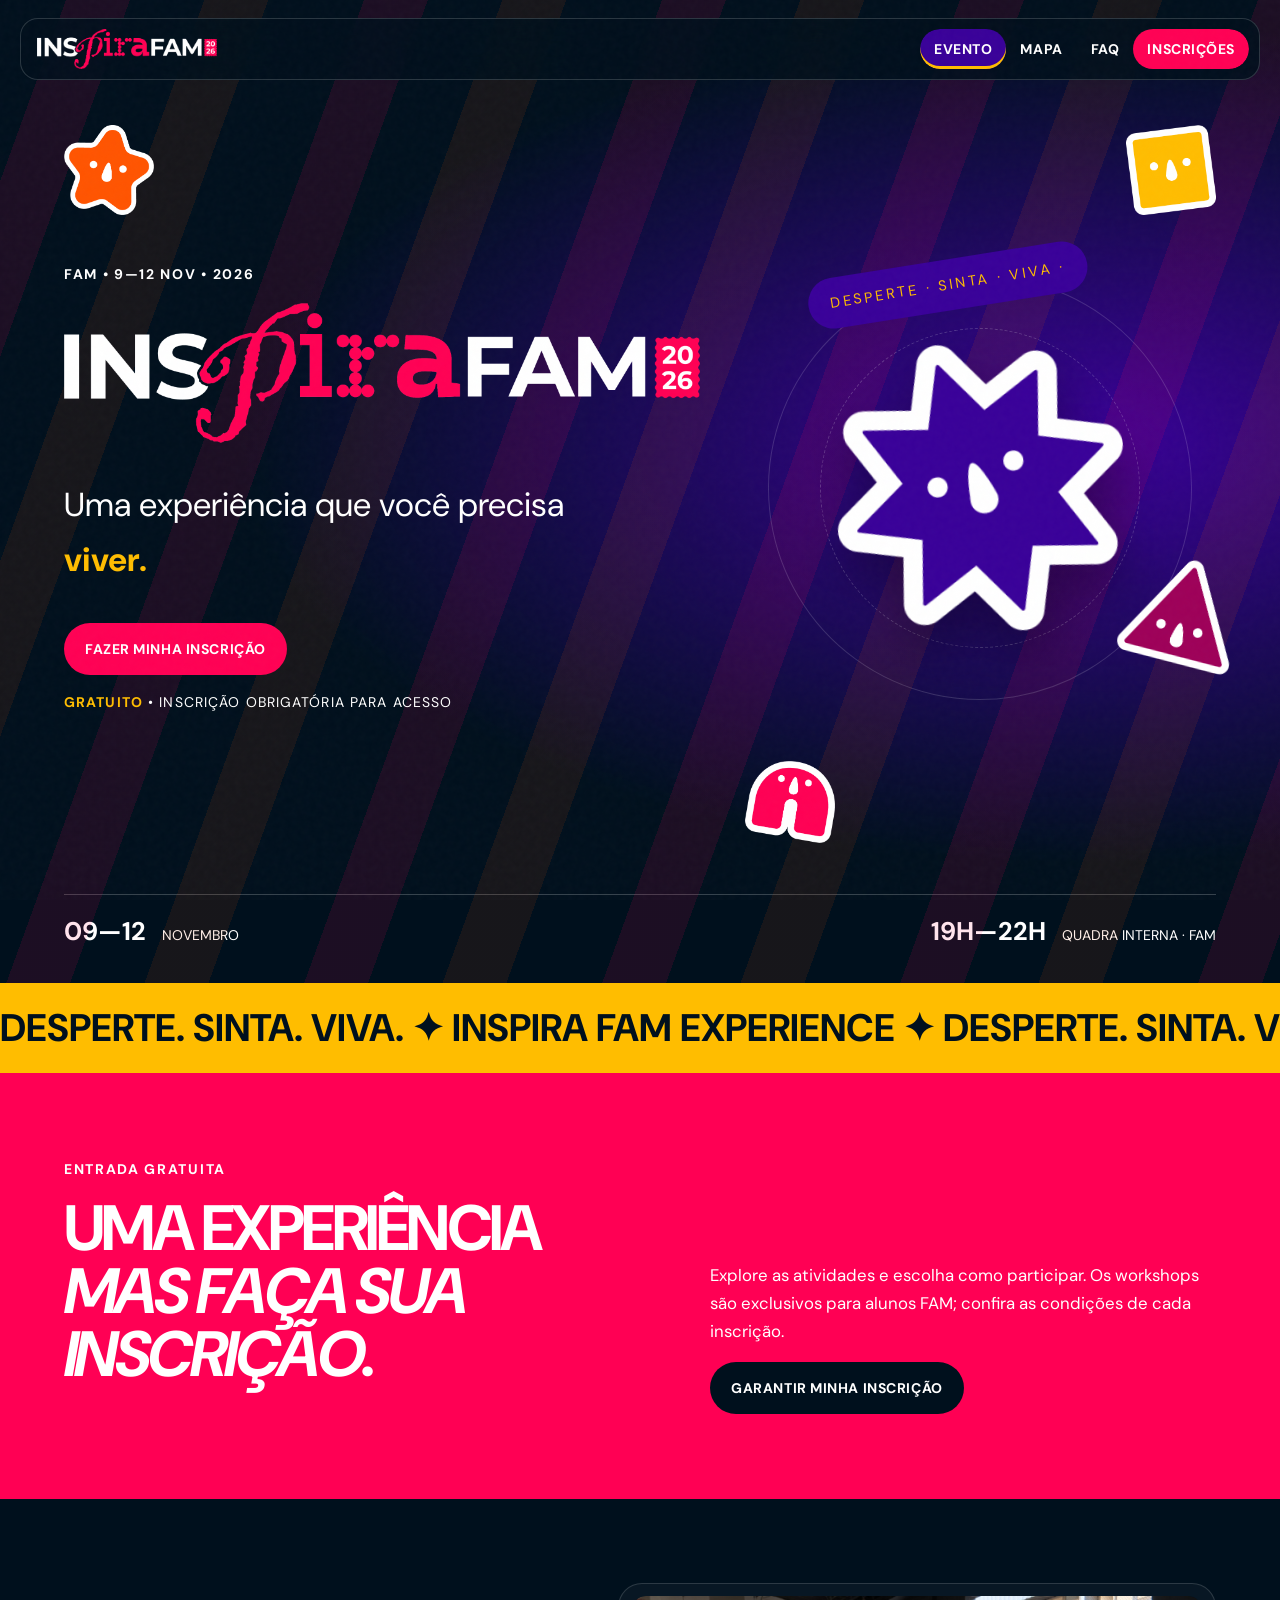
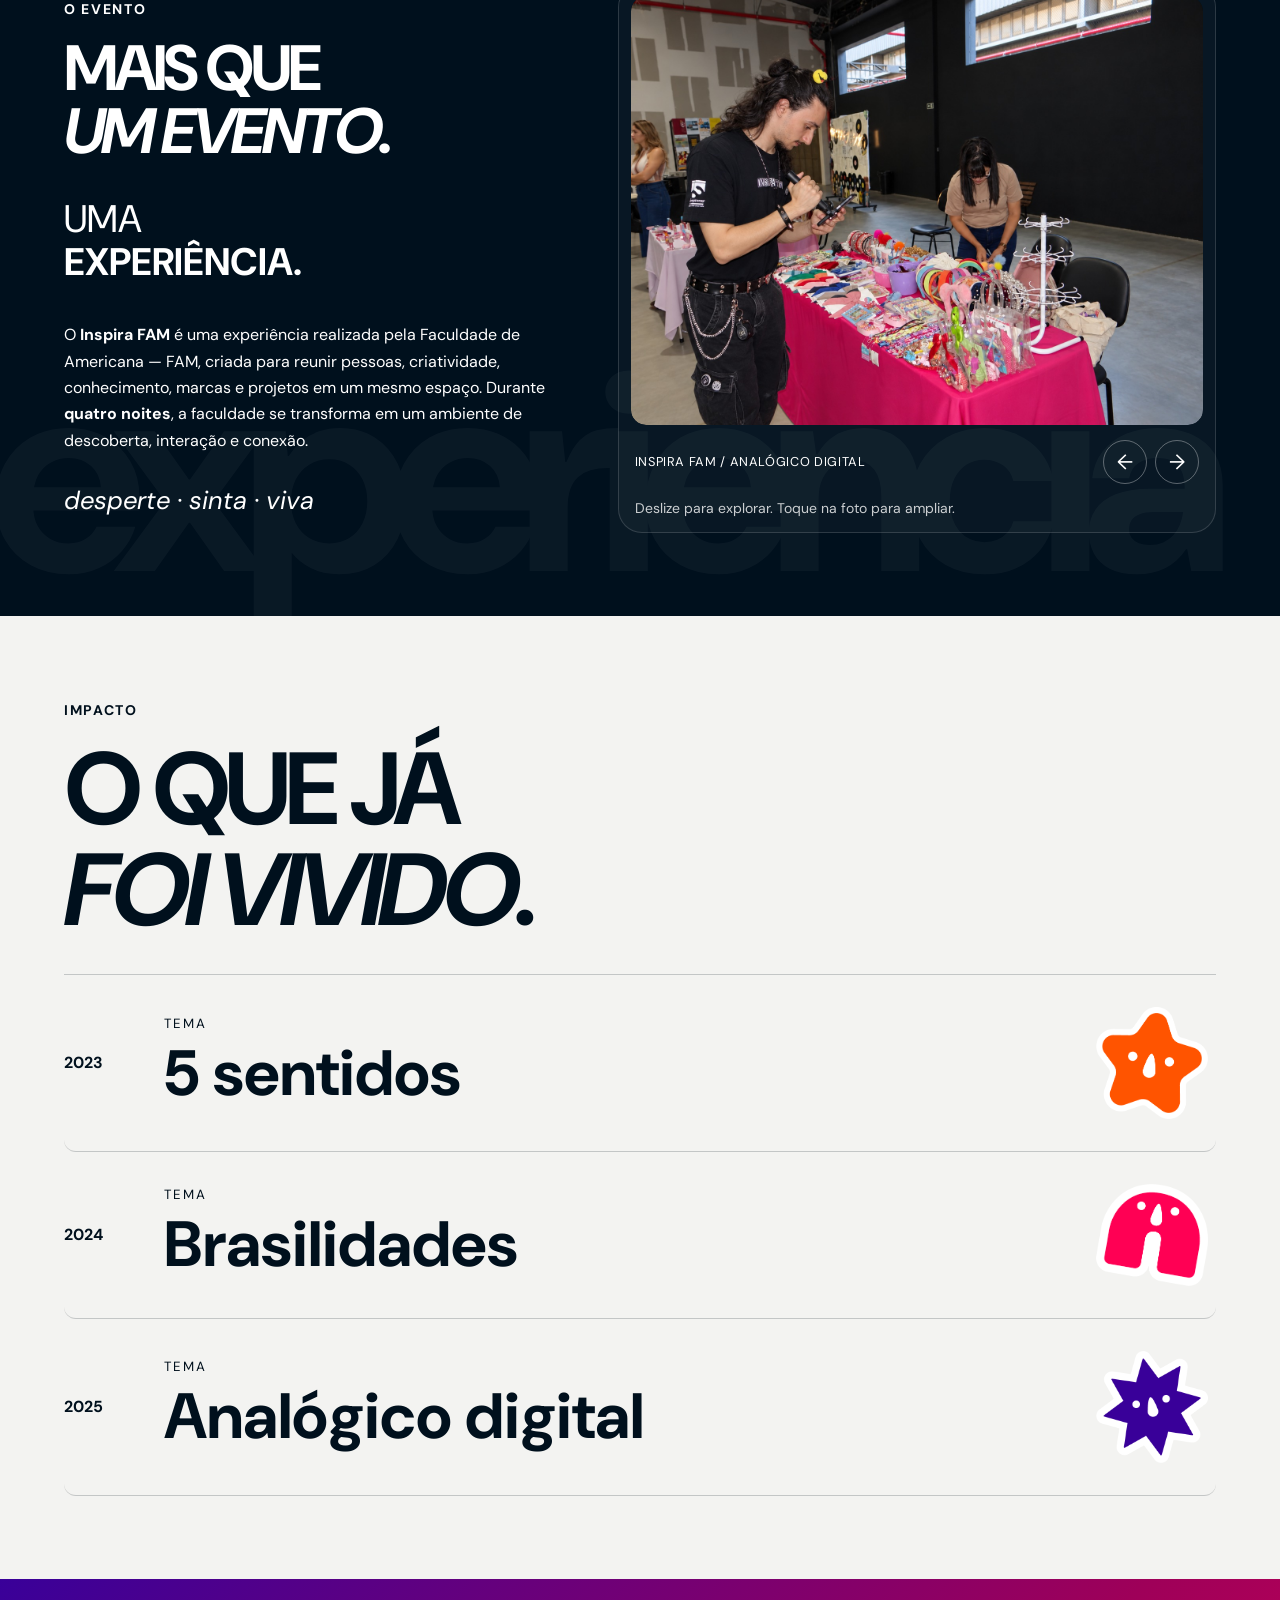
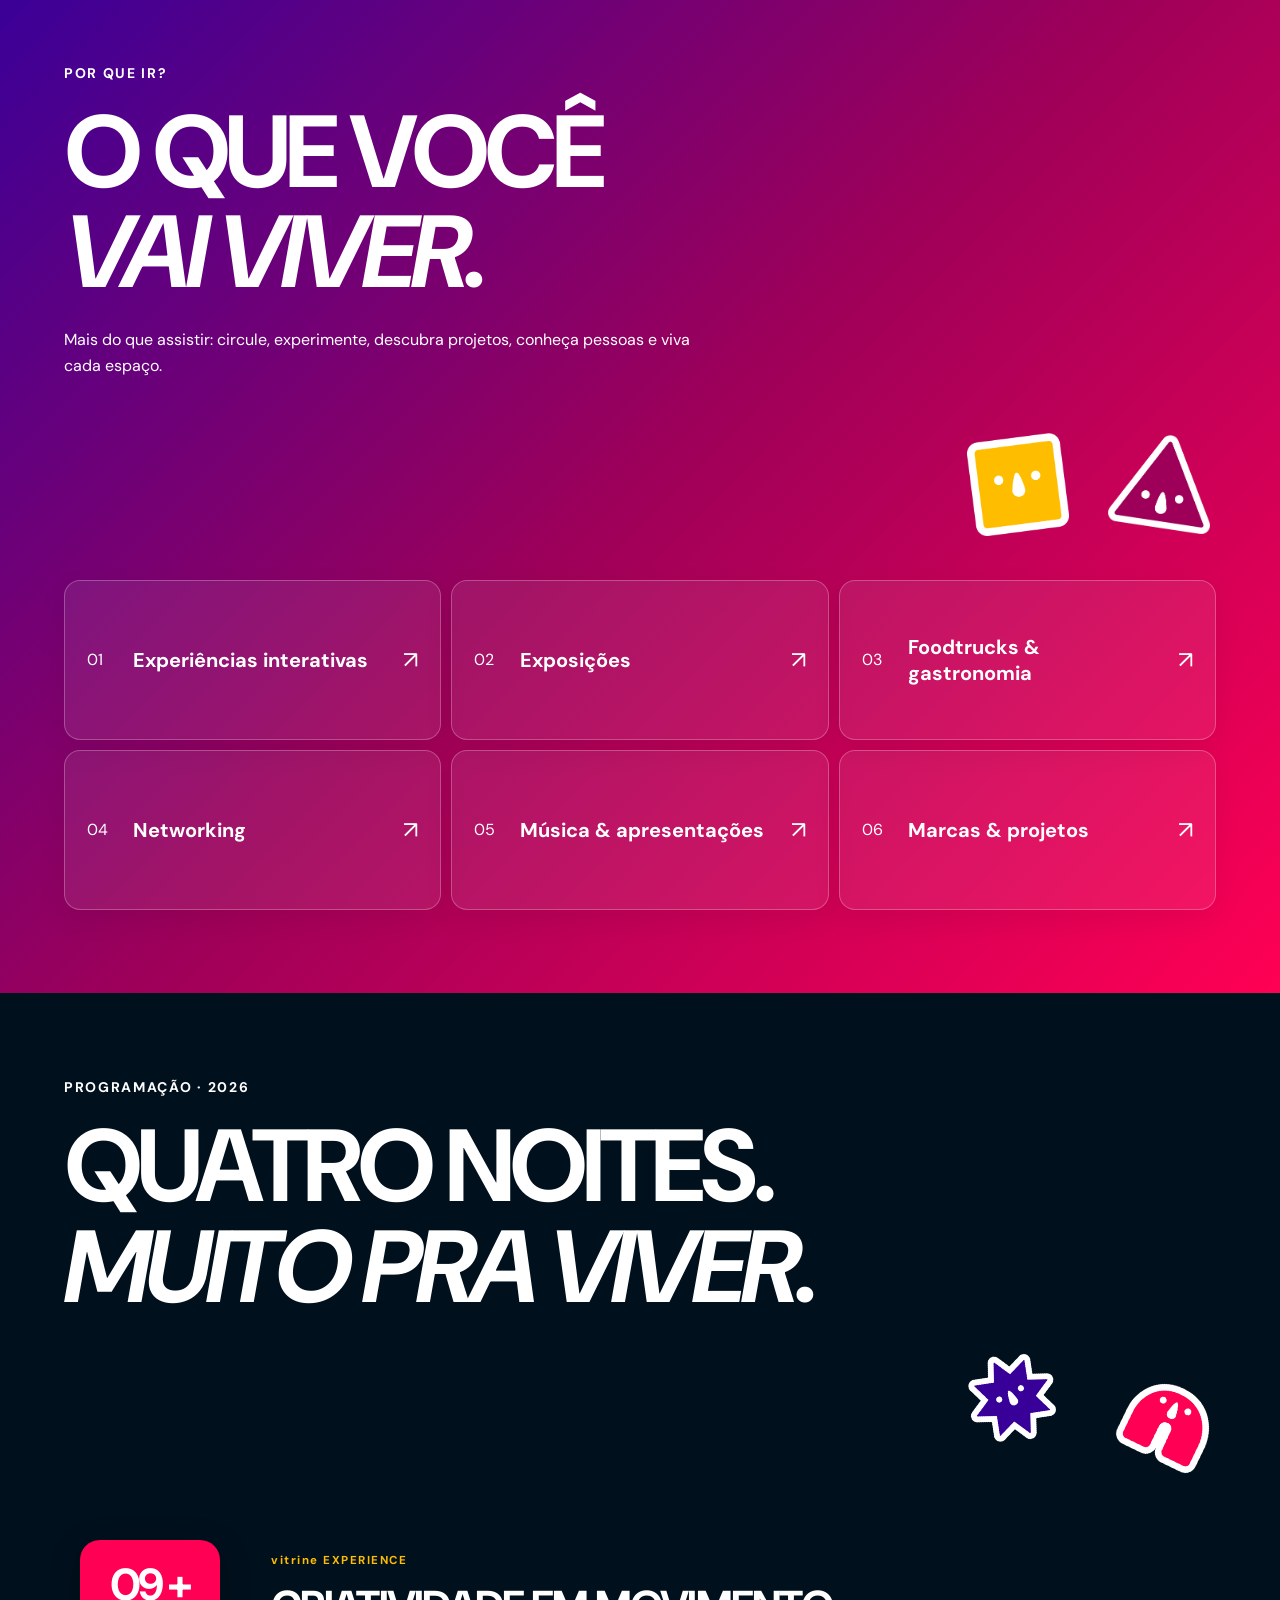
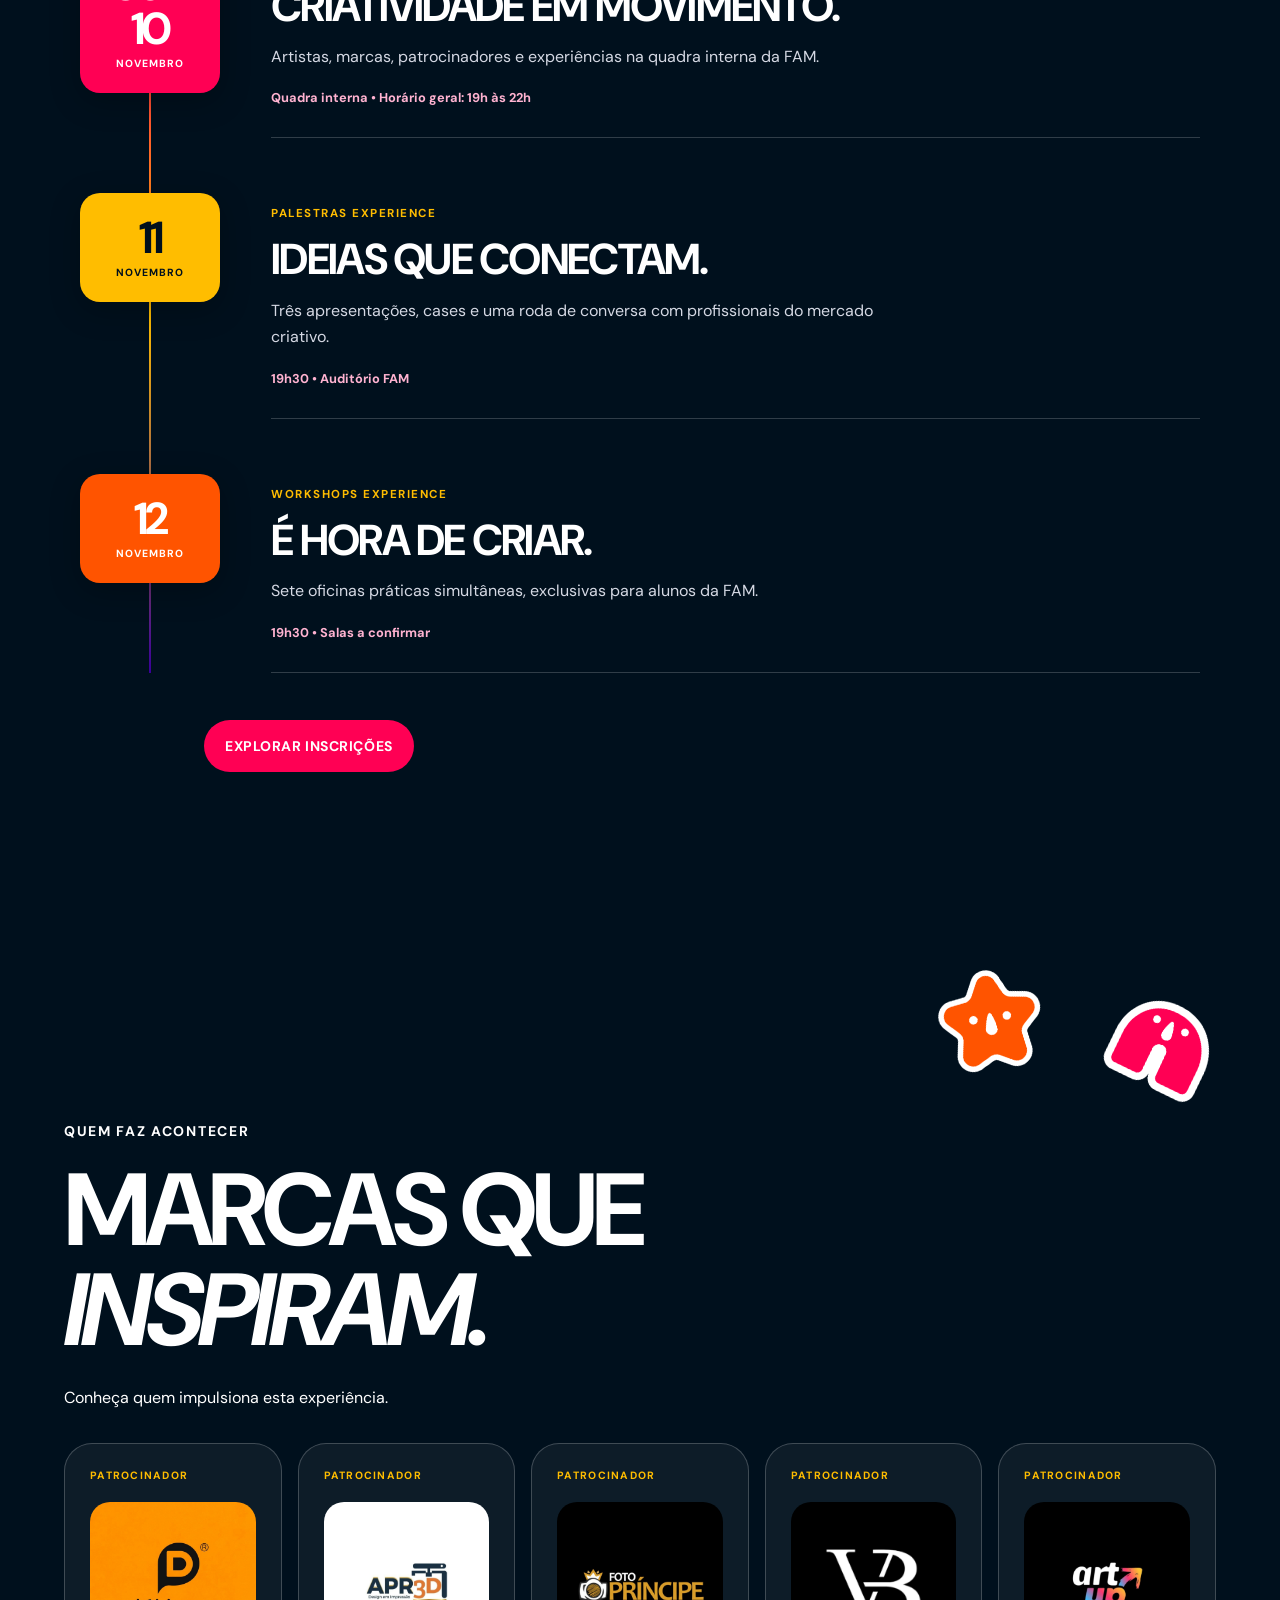
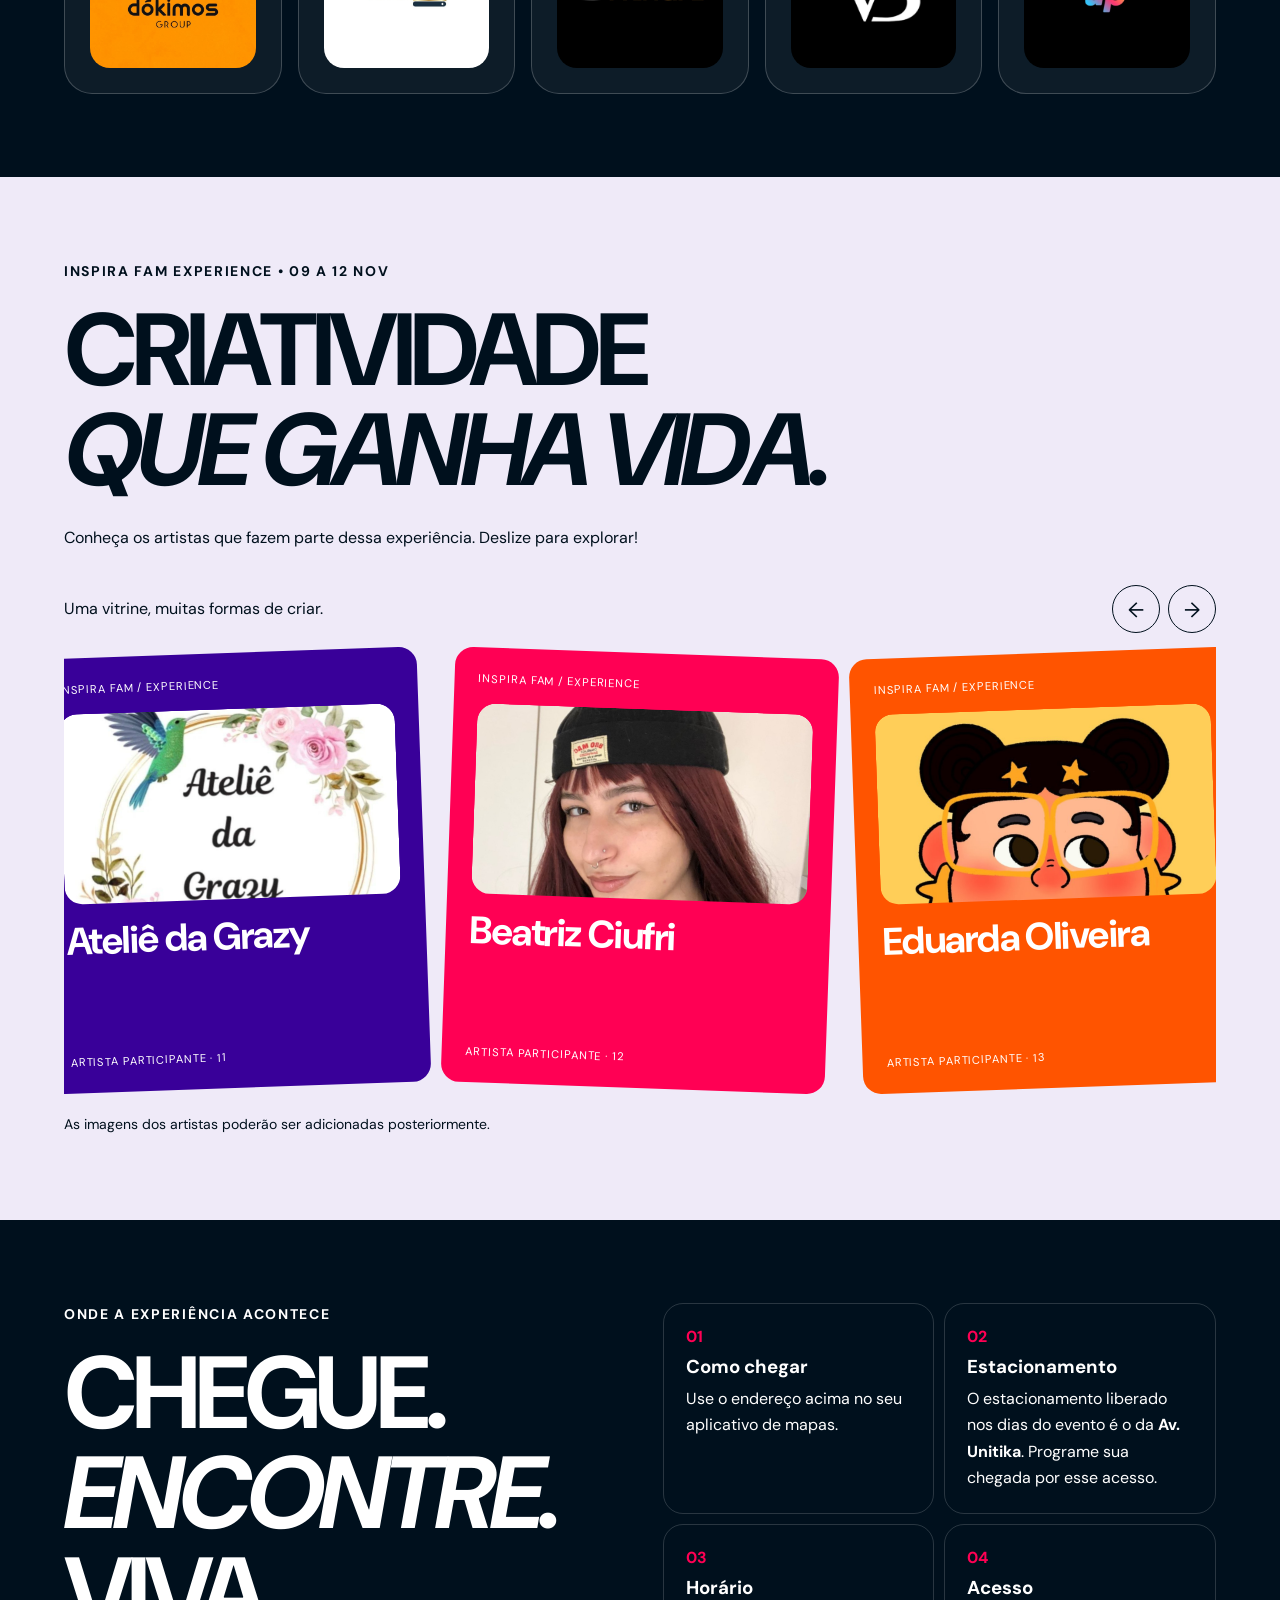
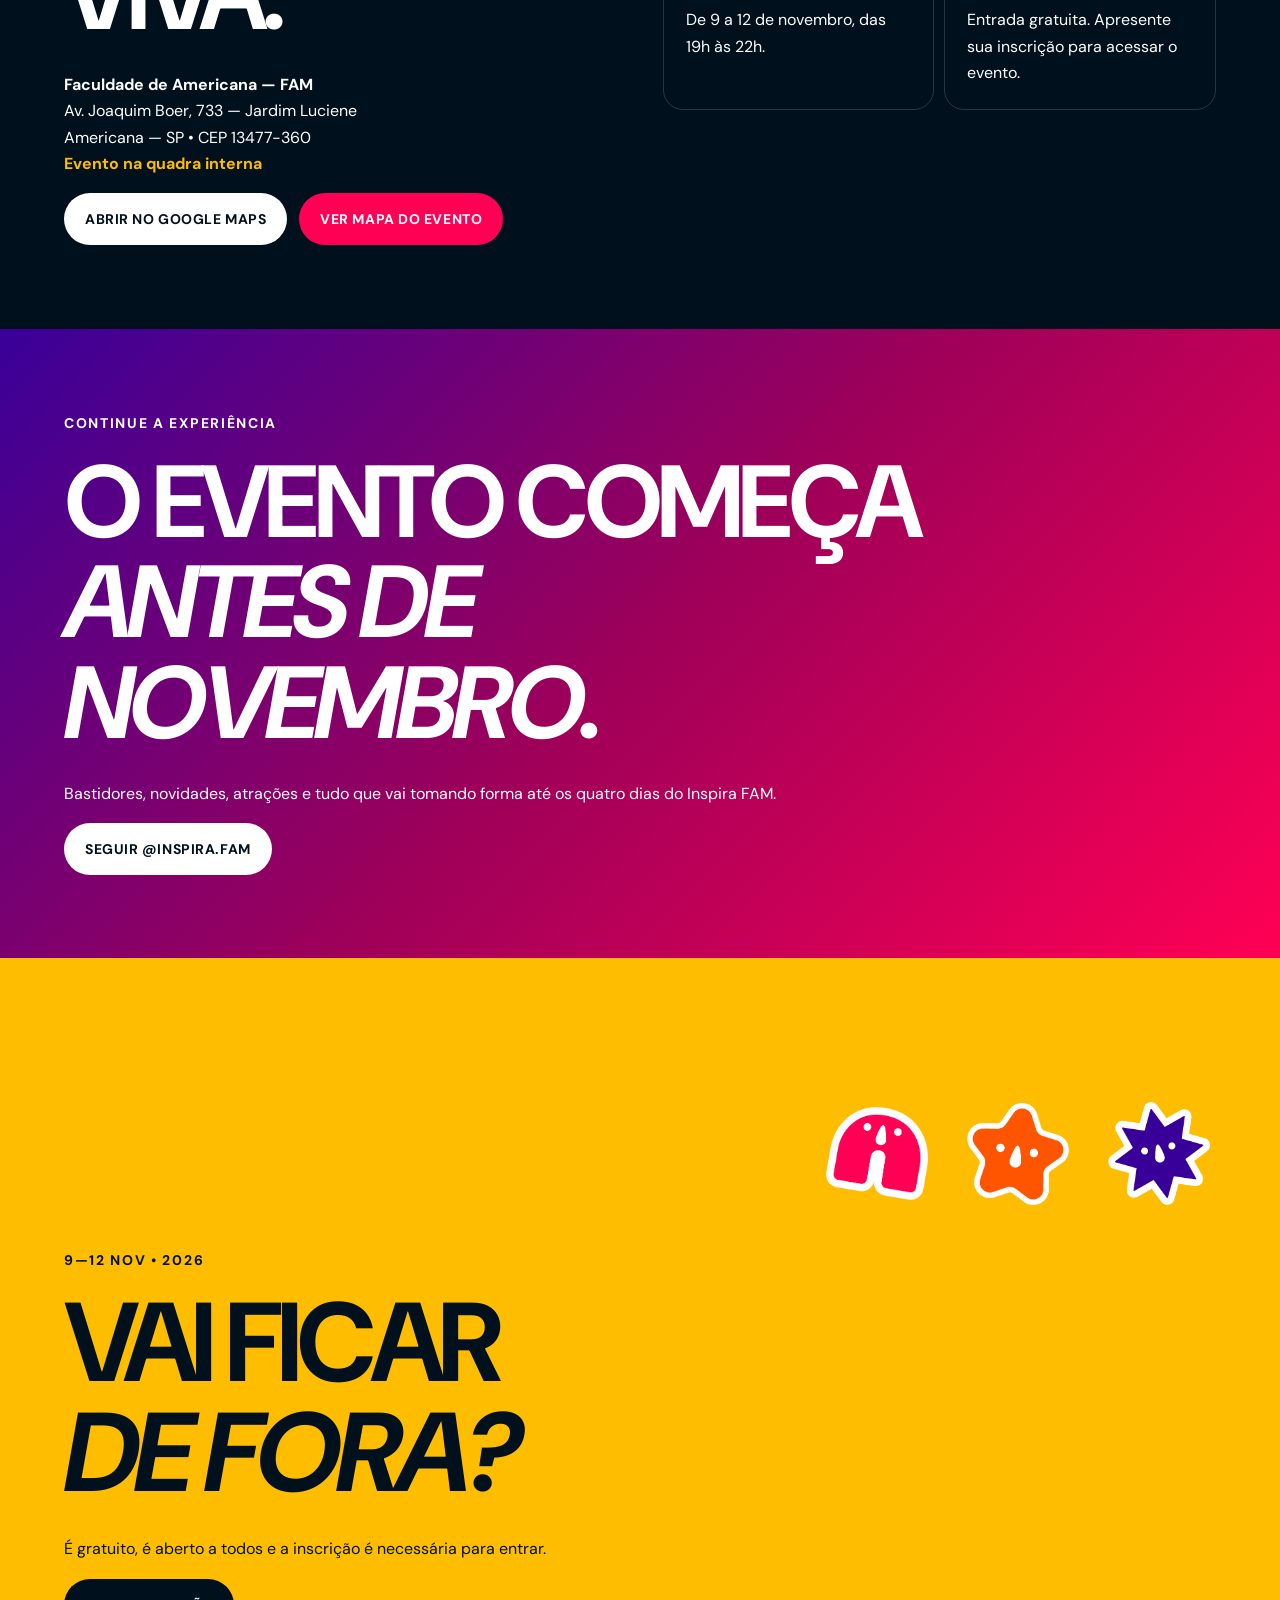
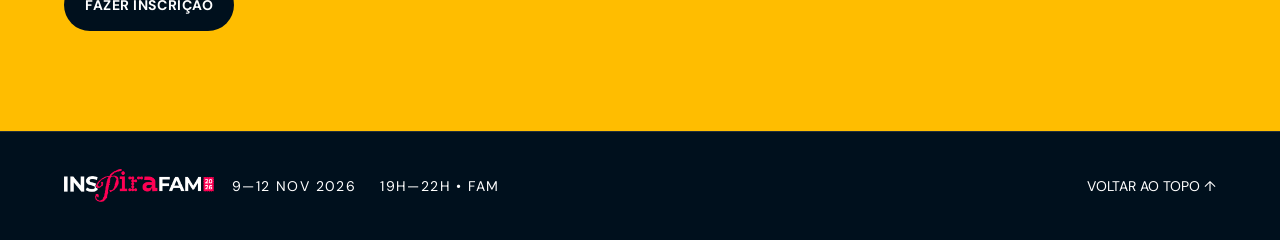
<file: index.html>
<!doctype html>
<html lang="pt-BR">
<head>
  <link rel="icon" href="ativos/brand/mascote-explosao.png" type="image/png">
  <meta charset="utf-8">
  <meta name="viewport" content="width=device-width,initial-scale=1,viewport-fit=cover">
  <meta name="theme-color" content="#00101d">
  <meta name="description" content="Inspira FAM Experience 2026 — 9 a 12 de novembro, das 19h às 22h, na FAM. Evento gratuito com inscrição obrigatória.">
  <title>Inspira FAM Experience — 2026</title>
  <link rel="stylesheet" href="style.css?v=20261030-sympla">
</head>
<body id="top" class="page-home">
  <div class="noise" aria-hidden="true">
</div>

  <!-- NAVEGAÇÃO: links comuns e menu mobile -->
  <header class="site-nav">
    <a class="brand-link" href="#top" aria-label="Inspira FAM Experience">
      <img src="ativos/brand/logo-experience-horizontal.png" alt="Inspira FAM Experience">
    </a>
    <button class="menu-toggle" type="button" aria-label="Abrir menu" aria-expanded="false">
<span>
</span>
<span>
</span>
</button>
    <nav class="nav-links" aria-label="Navegação principal">
      <a class="nav-link active" aria-current="page" href="index.html">Evento</a>
      <a class="nav-link" href="mapa.html">Mapa</a>
      <a class="nav-link" href="faq.html">FAQ</a>
      <a class="nav-link nav-cta" href="inscricoes.html">Inscrições </a>
    </nav>
  </header>

  <a class="skip-link" href="#conteudo">Pular para conteúdo</a>
  <main id="conteudo">
    
    <!-- SEÇÃO DA PÁGINA -->
    <section class="hero">
      <div class="hero-stripes" aria-hidden="true">
</div>
      <div class="hero-orbit" aria-hidden="true">
<span class="orbit-label">DESPERTE · SINTA · VIVA ·</span>
<img class="orbit-main" src="ativos/brand/mascote-explosao.png" alt="">
<img class="orbit-friend" src="ativos/brand/mascote-triangulo.png" alt="">
</div>
      <div class="hero-copy reveal">
        <span class="eyebrow">FAM • 9—12 NOV • 2026</span>
        <img class="hero-logo" src="ativos/brand/logo-experience-horizontal.png" alt="Inspira FAM Experience">
        <p class="hero-subtitle">Uma experiência que você precisa <strong>viver.</strong>
</p>
        <div class="hero-actions">
          <a class="button button-pink" href="inscricoes.html">FAZER MINHA INSCRIÇÃO </a>
          <span class="access-note">
<b>GRATUITO</b> • inscrição obrigatória para acesso</span>
        </div>
      </div>
      <img class="sticker sticker-star float-a" src="ativos/brand/mascote-estrela.png" alt="">
      <img class="sticker sticker-square float-b" src="ativos/brand/mascote-quadrado.png" alt="">
      <img class="sticker sticker-arc float-c" src="ativos/brand/mascote-arco.png" alt="">
      <div class="hero-facts">
<span>
<b>09—12</b> NOVEMBRO</span>
<span>
<b>19H—22H</b> QUADRA INTERNA · FAM</span>
</div>
      <div class="scroll-cue" aria-hidden="true">
<span>role para descobrir</span>
<i>
</i>
</div>
    </section>

    <div class="marquee" aria-hidden="true">
<div>DESPERTE. SINTA. VIVA. ✦ INSPIRA FAM EXPERIENCE ✦ DESPERTE. SINTA. VIVA. ✦ INSPIRA FAM EXPERIENCE ✦ </div>
</div>
    
    <!-- SEÇÃO DA PÁGINA -->
    <section class="registration-banner">
      <div class="reveal">
        <span class="kicker">ENTRADA GRATUITA</span>
        <h2>UMA EXPERIÊNCIA<br>
<i>MAS FAÇA SUA INSCRIÇÃO.</i>
</h2>
      </div>
      <div class="registration-banner-copy reveal">
        <p>Explore as atividades e escolha como participar. Os workshops são exclusivos para alunos FAM; confira as condições de cada inscrição.</p>
        <a class="button button-dark" href="inscricoes.html">GARANTIR MINHA INSCRIÇÃO </a>
      </div>
    </section>

    
    <!-- SEÇÃO DA PÁGINA -->
    <section class="manifesto section-dark" id="sobre">
      
      <!-- SOBRE: texto à esquerda e fotos no espaço indicado à direita -->
      <div class="about-layout">
        <div class="about-text"><div class="section-heading"><span class="kicker">O EVENTO</span><h2>MAIS QUE<br><i>UM EVENTO.</i></h2></div><p class="lead">UMA<br><strong>EXPERIÊNCIA.</strong></p><p>O <strong>Inspira FAM</strong> é uma experiência realizada pela Faculdade de Americana — FAM, criada para reunir pessoas, criatividade, conhecimento, marcas e projetos em um mesmo espaço. Durante <strong>quatro noites</strong>, a faculdade se transforma em um ambiente de descoberta, interação e conexão.</p><div class="signature">desperte · sinta · viva</div></div>
        <div class="about-album"><div class="about-photo-track" tabindex="0" aria-label="Fotos do Inspira FAM; deslize para explorar"><button class="about-photo" type="button" data-about-photo="0" aria-label="Ampliar foto 1 do Inspira FAM"><img src="ativos/brand/photos/inspira-01.jpeg" alt="Registro 1 do Inspira FAM: participantes, projetos e atividades" loading="lazy" decoding="async"></button>
<button class="about-photo" type="button" data-about-photo="1" aria-label="Ampliar foto 2 do Inspira FAM"><img src="ativos/brand/photos/inspira-02.jpeg" alt="Registro 2 do Inspira FAM: participantes, projetos e atividades" loading="lazy" decoding="async"></button>
<button class="about-photo" type="button" data-about-photo="2" aria-label="Ampliar foto 3 do Inspira FAM"><img src="ativos/brand/photos/inspira-03.jpeg" alt="Registro 3 do Inspira FAM: participantes, projetos e atividades" loading="lazy" decoding="async"></button>
<button class="about-photo" type="button" data-about-photo="3" aria-label="Ampliar foto 4 do Inspira FAM"><img src="ativos/brand/photos/inspira-04.jpeg" alt="Registro 4 do Inspira FAM: participantes, projetos e atividades" loading="lazy" decoding="async"></button>
<button class="about-photo" type="button" data-about-photo="4" aria-label="Ampliar foto 5 do Inspira FAM"><img src="ativos/brand/photos/inspira-05.jpeg" alt="Registro 5 do Inspira FAM: participantes, projetos e atividades" loading="lazy" decoding="async"></button>
<button class="about-photo" type="button" data-about-photo="5" aria-label="Ampliar foto 6 do Inspira FAM"><img src="ativos/brand/photos/inspira-06.jpeg" alt="Registro 6 do Inspira FAM: participantes, projetos e atividades" loading="lazy" decoding="async"></button>
<button class="about-photo" type="button" data-about-photo="6" aria-label="Ampliar foto 7 do Inspira FAM"><img src="ativos/brand/photos/inspira-07.jpeg" alt="Registro 7 do Inspira FAM: participantes, projetos e atividades" loading="lazy" decoding="async"></button>
<button class="about-photo" type="button" data-about-photo="7" aria-label="Ampliar foto 8 do Inspira FAM"><img src="ativos/brand/photos/inspira-08.jpeg" alt="Registro 8 do Inspira FAM: participantes, projetos e atividades" loading="lazy" decoding="async"></button>
<button class="about-photo" type="button" data-about-photo="8" aria-label="Ampliar foto 9 do Inspira FAM"><img src="ativos/brand/photos/inspira-09.jpeg" alt="Registro 9 do Inspira FAM: participantes, projetos e atividades" loading="lazy" decoding="async"></button>
<button class="about-photo" type="button" data-about-photo="9" aria-label="Ampliar foto 10 do Inspira FAM"><img src="ativos/brand/photos/inspira-10.jpeg" alt="Registro 10 do Inspira FAM: participantes, projetos e atividades" loading="lazy" decoding="async"></button>
<button class="about-photo" type="button" data-about-photo="10" aria-label="Ampliar foto 11 do Inspira FAM"><img src="ativos/brand/photos/inspira-11.jpeg" alt="Registro 11 do Inspira FAM: participantes, projetos e atividades" loading="lazy" decoding="async"></button>
<button class="about-photo" type="button" data-about-photo="11" aria-label="Ampliar foto 12 do Inspira FAM"><img src="ativos/brand/photos/inspira-12.jpeg" alt="Registro 12 do Inspira FAM: participantes, projetos e atividades" loading="lazy" decoding="async"></button>
<button class="about-photo" type="button" data-about-photo="12" aria-label="Ampliar foto 13 do Inspira FAM"><img src="ativos/brand/photos/inspira-13.jpeg" alt="Registro 13 do Inspira FAM: participantes, projetos e atividades" loading="lazy" decoding="async"></button>
<button class="about-photo" type="button" data-about-photo="13" aria-label="Ampliar foto 14 do Inspira FAM"><img src="ativos/brand/photos/inspira-14.jpeg" alt="Registro 14 do Inspira FAM: participantes, projetos e atividades" loading="lazy" decoding="async"></button>
<button class="about-photo" type="button" data-about-photo="14" aria-label="Ampliar foto 15 do Inspira FAM"><img src="ativos/brand/photos/inspira-15.jpeg" alt="Registro 15 do Inspira FAM: participantes, projetos e atividades" loading="lazy" decoding="async"></button>
<button class="about-photo" type="button" data-about-photo="15" aria-label="Ampliar foto 16 do Inspira FAM"><img src="ativos/brand/photos/inspira-16.jpeg" alt="Registro 16 do Inspira FAM: participantes, projetos e atividades" loading="lazy" decoding="async"></button>
<button class="about-photo" type="button" data-about-photo="16" aria-label="Ampliar foto 17 do Inspira FAM"><img src="ativos/brand/photos/inspira-17.jpeg" alt="Registro 17 do Inspira FAM: participantes, projetos e atividades" loading="lazy" decoding="async"></button>
<button class="about-photo" type="button" data-about-photo="17" aria-label="Ampliar foto 18 do Inspira FAM"><img src="ativos/brand/photos/inspira-18.jpeg" alt="Registro 18 do Inspira FAM: participantes, projetos e atividades" loading="lazy" decoding="async"></button>
<button class="about-photo" type="button" data-about-photo="18" aria-label="Ampliar foto 19 do Inspira FAM"><img src="ativos/brand/photos/inspira-19.jpeg" alt="Registro 19 do Inspira FAM: participantes, projetos e atividades" loading="lazy" decoding="async"></button>
<button class="about-photo" type="button" data-about-photo="19" aria-label="Ampliar foto 20 do Inspira FAM"><img src="ativos/brand/photos/inspira-20.jpeg" alt="Registro 20 do Inspira FAM: participantes, projetos e atividades" loading="lazy" decoding="async"></button></div><div class="about-photo-controls"><span>INSPIRA FAM / ANALÓGICO DIGITAL</span><div><button type="button" data-about-prev aria-label="Foto anterior">←</button><button type="button" data-about-next aria-label="Próxima foto">→</button></div></div><p class="about-photo-hint">Deslize para explorar. Toque na foto para ampliar.</p></div>
      </div>
      <span class="floating-word" aria-hidden="true">experiência</span>
    </section>

    
    <!-- SEÇÃO DA PÁGINA -->
    <section class="impact section-light">
      
      <div class="section-heading reveal">
        <span class="kicker">IMPACTO</span>
        <h2>O QUE JÁ<br>
<i>FOI VIVIDO.</i>
</h2>
      </div>
      <div class="edition-list">
        <article class="edition reveal">
<span>2023</span>
<div>
<small>TEMA</small>
<h3>5 sentidos</h3>
</div>
<img class="edition-sticker" src="ativos/brand/mascote-estrela.png" alt="" loading="lazy">
</article>
        <article class="edition reveal">
<span>2024</span>
<div>
<small>TEMA</small>
<h3>Brasilidades</h3>
</div>
<img class="edition-sticker" src="ativos/brand/mascote-arco.png" alt="" loading="lazy">
</article>
        <article class="edition reveal">
<span>2025</span>
<div>
<small>TEMA</small>
<h3>Analógico digital</h3>
</div>
<img class="edition-sticker" src="ativos/brand/mascote-explosao.png" alt="" loading="lazy">
</article>
      </div>
    </section>

    
    <!-- SEÇÃO DA PÁGINA -->
    <section class="experiences section-gradient" id="experiencias">
      
      <div class="section-heading reveal">
        <span class="kicker">POR QUE IR?</span>
        <h2>O QUE VOCÊ<br>
<i>VAI VIVER.</i>
</h2>
        <p>Mais do que assistir: circule, experimente, descubra projetos, conheça pessoas e viva cada espaço.</p>
      </div>
      <!-- STICKERS: espaço reservado no layout; não sobrepõe conteúdo -->
<div class="sticker-rail " aria-hidden="true">
<img src="ativos/brand/mascote-quadrado.png" alt="" loading="lazy">
<img src="ativos/brand/mascote-triangulo.png" alt="" loading="lazy">
</div>
<div class="experience-grid">
        <button class="experience-card reveal" data-experience="Experiências interativas|Ativações, dinâmicas e ações para participar de verdade.">01 <strong>Experiências interativas</strong>
<i>↗</i>
</button>
        <button class="experience-card reveal" data-experience="Exposições|Projetos, trabalhos e ideias para conhecer de perto.">02 <strong>Exposições</strong>
<i>↗</i>
</button>
        <button class="experience-card reveal" data-experience="Foodtrucks & gastronomia|Sabores e pausas também fazem parte da experiência.">03 <strong>Foodtrucks & gastronomia</strong>
<i>↗</i>
</button>
        <button class="experience-card reveal" data-experience="Networking|Encontros e trocas entre visitantes, estudantes, profissionais e marcas.">04 <strong>Networking</strong>
<i>↗</i>
</button>
        <button class="experience-card reveal" data-experience="Música & apresentações|Atrações e apresentações ajudam a criar o ritmo de cada noite.">05 <strong>Música & apresentações</strong>
<i>↗</i>
</button>
        <button class="experience-card reveal" data-experience="Marcas & projetos|Expositores, parceiros, negócios e iniciativas fazem parte da experiência.">06 <strong>Marcas & projetos</strong>
<i>↗</i>
</button>
      </div>
    </section>

    
    <!-- SEÇÃO DA PÁGINA -->
    <section class="schedule section-dark" id="programacao">
      
      <div class="schedule-head reveal">
<span class="kicker">PROGRAMAÇÃO · 2026</span>
<h2>QUATRO NOITES.<br>
<i>MUITO PRA VIVER.</i>
</h2>
</div>
      <div class="sticker-rail timeline-stickers" aria-hidden="true"><img src="ativos/brand/mascote-explosao.png" alt="" loading="lazy"><img src="ativos/brand/mascote-arco.png" alt="" loading="lazy"></div><div class="experience-timeline" aria-label="Programação do evento">
        <article class="timeline-entry reveal"><div class="timeline-date"><strong>09 + 10</strong><span>NOVEMBRO</span></div><div class="timeline-copy"><span class="timeline-tag">vitrine EXPERIENCE</span><h3>CRIATIVIDADE EM MOVIMENTO.</h3><p>Artistas, marcas, patrocinadores e experiências na quadra interna da FAM.</p><span class="timeline-meta">Quadra interna • Horário geral: 19h às 22h</span></div></article>
        <article class="timeline-entry reveal"><div class="timeline-date"><strong>11</strong><span>NOVEMBRO</span></div><div class="timeline-copy"><span class="timeline-tag">PALESTRAS EXPERIENCE</span><h3>IDEIAS QUE CONECTAM.</h3><p>Três apresentações, cases e uma roda de conversa com profissionais do mercado criativo.</p><span class="timeline-meta">19h30 • Auditório FAM</span></div></article>
        <article class="timeline-entry reveal"><div class="timeline-date"><strong>12</strong><span>NOVEMBRO</span></div><div class="timeline-copy"><span class="timeline-tag">WORKSHOPS EXPERIENCE</span><h3>É HORA DE CRIAR.</h3><p>Sete oficinas práticas simultâneas, exclusivas para alunos da FAM.</p><span class="timeline-meta">19h30 • Salas a confirmar</span></div></article>
      </div><div class="timeline-action reveal"><a class="button button-pink" href="inscricoes.html">EXPLORAR INSCRIÇÕES</a></div>
    </section>

    
    <section class="partners-section section-dark" id="patrocinadores" aria-labelledby="partners-title"><div class="sticker-rail new-section-stickers" aria-hidden="true"><img src="ativos/brand/mascote-estrela.png" alt="" loading="lazy"><img src="ativos/brand/mascote-arco.png" alt="" loading="lazy"></div><div class="section-heading reveal"><span class="kicker">QUEM FAZ ACONTECER</span><h2 id="partners-title">MARCAS QUE<br><i>INSPIRAM.</i></h2><p>Conheça quem impulsiona esta experiência.</p></div><div class="partner-grid"><article class="partner-card reveal"><span>PATROCINADOR</span><div class="partner-logo-image"><img src="ativos/brand/patrocinadores/dokimos.jpg" alt="Logotipo Dókimos Group" loading="lazy"></div></article><article class="partner-card reveal"><span>PATROCINADOR</span><div class="partner-logo-image"><img src="ativos/brand/patrocinadores/apr3d.jpg" alt="Logotipo APR3D" loading="lazy"></div></article><article class="partner-card reveal"><span>PATROCINADOR</span><div class="partner-logo-image partner-logo-dark"><img src="ativos/brand/patrocinadores/fotoprincipe.jpg" alt="Logotipo Foto Príncipe" loading="lazy"></div></article><article class="partner-card reveal"><span>PATROCINADOR</span><div class="partner-logo-image partner-logo-dark"><img src="ativos/brand/patrocinadores/vb.jpg" alt="Logotipo VB" loading="lazy"></div></article><article class="partner-card reveal"><span>PATROCINADOR</span><div class="partner-logo-image partner-logo-dark"><img src="ativos/brand/patrocinadores/artup.jpg" alt="Logotipo Art Up" loading="lazy"></div></article></div></section>
    
    <!-- SEÇÃO DA PÁGINA -->
    <section class="gallery artists-carousel-section section-light" id="artistas" aria-labelledby="artists-carousel-title">
      <div class="section-heading reveal">
        <span class="kicker">INSPIRA FAM EXPERIENCE • 09 A 12 NOV</span>
        <h2 id="artists-carousel-title">CRIATIVIDADE<br><i>QUE GANHA VIDA.</i></h2>
        <p>Conheça os artistas que fazem parte dessa experiência. Deslize para explorar!</p>
      </div>
      <div class="gallery-toolbar">
        <p>Uma vitrine, muitas formas de criar.</p>
        <div><button type="button" class="gallery-prev" aria-label="Artistas anteriores">←</button><button type="button" class="gallery-next" aria-label="Próximos artistas">→</button></div>
      </div>
      <div class="gallery-track artists-track" tabindex="0" aria-label="Carrossel de artistas participantes; use as setas para navegar">
        <article class="memory-card artist-memory-card memory-0" aria-label="Artista participante: Adara Calil">
          <span class="memory-top">INSPIRA FAM / EXPERIENCE</span>
          <div class="artist-memory-art" aria-hidden="true"><img src="ativos/brand/artistas/adara-calil.jpg" alt="" loading="lazy" onerror="this.onerror=null;this.src='ativos/brand/mascote-estrela.png';this.classList.add('artist-photo-fallback')"></div>
          <strong>Adara Calil</strong>
          <span class="memory-bottom">ARTISTA PARTICIPANTE · 01</span>
        </article>
        <article class="memory-card artist-memory-card memory-1" aria-label="Artista participante: Pedro Leonelli">
          <span class="memory-top">INSPIRA FAM / EXPERIENCE</span>
          <div class="artist-memory-art" aria-hidden="true"><img src="ativos/brand/artistas/pedro-leonelli.jpg" alt="" loading="lazy" onerror="this.onerror=null;this.src='ativos/brand/mascote-triangulo.png';this.classList.add('artist-photo-fallback')"></div>
          <strong>Pedro Leonelli</strong>
          <span class="memory-bottom">ARTISTA PARTICIPANTE · 02</span>
        </article>
        <article class="memory-card artist-memory-card memory-2" aria-label="Artista participante: Alexia">
          <span class="memory-top">INSPIRA FAM / EXPERIENCE</span>
          <div class="artist-memory-art" aria-hidden="true"><img src="ativos/brand/artistas/alexia.jpg" alt="" loading="lazy" onerror="this.onerror=null;this.src='ativos/brand/mascote-explosao.png';this.classList.add('artist-photo-fallback')"></div>
          <strong>Alexia</strong>
          <span class="memory-bottom">ARTISTA PARTICIPANTE · 03</span>
        </article>
        <article class="memory-card artist-memory-card memory-3" aria-label="Artista participante: Dr Blue">
          <span class="memory-top">INSPIRA FAM / EXPERIENCE</span>
          <div class="artist-memory-art" aria-hidden="true"><img src="ativos/brand/artistas/dr-blue.jpg" alt="" loading="lazy" onerror="this.onerror=null;this.src='ativos/brand/mascote-arco.png';this.classList.add('artist-photo-fallback')"></div>
          <strong>Dr Blue</strong>
          <span class="memory-bottom">ARTISTA PARTICIPANTE · 04</span>
        </article>
        <article class="memory-card artist-memory-card memory-4" aria-label="Artista participante: Amanda Emidio">
          <span class="memory-top">INSPIRA FAM / EXPERIENCE</span>
          <div class="artist-memory-art" aria-hidden="true"><img src="ativos/brand/artistas/amanda-emidio.jpg" alt="" loading="lazy" onerror="this.onerror=null;this.src='ativos/brand/mascote-quadrado.png';this.classList.add('artist-photo-fallback')"></div>
          <strong>Amanda Emidio</strong>
          <span class="memory-bottom">ARTISTA PARTICIPANTE · 05</span>
        </article>
        <article class="memory-card artist-memory-card memory-0" aria-label="Artista participante: Diego">
          <span class="memory-top">INSPIRA FAM / EXPERIENCE</span>
          <div class="artist-memory-art" aria-hidden="true"><img src="ativos/brand/artistas/diego.jpg" alt="" loading="lazy" onerror="this.onerror=null;this.src='ativos/brand/mascote-estrela.png';this.classList.add('artist-photo-fallback')"></div>
          <strong>Diego</strong>
          <span class="memory-bottom">ARTISTA PARTICIPANTE · 06</span>
        </article>
        <article class="memory-card artist-memory-card memory-1" aria-label="Artista participante: Miriã">
          <span class="memory-top">INSPIRA FAM / EXPERIENCE</span>
          <div class="artist-memory-art" aria-hidden="true"><img src="ativos/brand/artistas/miria.jpg" alt="" loading="lazy" onerror="this.onerror=null;this.src='ativos/brand/mascote-triangulo.png';this.classList.add('artist-photo-fallback')"></div>
          <strong>Miriã</strong>
          <span class="memory-bottom">ARTISTA PARTICIPANTE · 07</span>
        </article>
        <article class="memory-card artist-memory-card memory-2" aria-label="Artista participante: Alice FAM">
          <span class="memory-top">INSPIRA FAM / EXPERIENCE</span>
          <div class="artist-memory-art" aria-hidden="true"><img src="ativos/brand/artistas/alice-fam.jpg" alt="" loading="lazy" onerror="this.onerror=null;this.src='ativos/brand/mascote-explosao.png';this.classList.add('artist-photo-fallback')"></div>
          <strong>Alice FAM</strong>
          <span class="memory-bottom">ARTISTA PARTICIPANTE · 08</span>
        </article>
        <article class="memory-card artist-memory-card memory-3" aria-label="Artista participante: Gustavo Oliveira">
          <span class="memory-top">INSPIRA FAM / EXPERIENCE</span>
          <div class="artist-memory-art" aria-hidden="true"><img src="ativos/brand/artistas/gustavo-oliveira.jpg" alt="" loading="lazy" onerror="this.onerror=null;this.src='ativos/brand/mascote-arco.png';this.classList.add('artist-photo-fallback')"></div>
          <strong>Gustavo Oliveira</strong>
          <span class="memory-bottom">ARTISTA PARTICIPANTE · 09</span>
        </article>
        <article class="memory-card artist-memory-card memory-4" aria-label="Artista participante: Czarina Artesanatos">
          <span class="memory-top">INSPIRA FAM / EXPERIENCE</span>
          <div class="artist-memory-art" aria-hidden="true"><img src="ativos/brand/artistas/czarina-artesanatos.jpg" alt="" loading="lazy" onerror="this.onerror=null;this.src='ativos/brand/mascote-quadrado.png';this.classList.add('artist-photo-fallback')"></div>
          <strong>Czarina Artesanatos</strong>
          <span class="memory-bottom">ARTISTA PARTICIPANTE · 10</span>
        </article>
        <article class="memory-card artist-memory-card memory-0" aria-label="Artista participante: Ateliê da Grazy">
          <span class="memory-top">INSPIRA FAM / EXPERIENCE</span>
          <div class="artist-memory-art" aria-hidden="true"><img src="ativos/brand/artistas/atelie-da-grazy.jpg" alt="" loading="lazy" onerror="this.onerror=null;this.src='ativos/brand/mascote-estrela.png';this.classList.add('artist-photo-fallback')"></div>
          <strong>Ateliê da Grazy</strong>
          <span class="memory-bottom">ARTISTA PARTICIPANTE · 11</span>
        </article>
        <article class="memory-card artist-memory-card memory-1" aria-label="Artista participante: Beatriz Ciufri">
          <span class="memory-top">INSPIRA FAM / EXPERIENCE</span>
          <div class="artist-memory-art" aria-hidden="true"><img src="ativos/brand/artistas/beatriz-ciufri.jpg" alt="" loading="lazy" onerror="this.onerror=null;this.src='ativos/brand/mascote-triangulo.png';this.classList.add('artist-photo-fallback')"></div>
          <strong>Beatriz Ciufri</strong>
          <span class="memory-bottom">ARTISTA PARTICIPANTE · 12</span>
        </article>
        <article class="memory-card artist-memory-card memory-2" aria-label="Artista participante: Eduarda Oliveira">
          <span class="memory-top">INSPIRA FAM / EXPERIENCE</span>
          <div class="artist-memory-art" aria-hidden="true"><img src="ativos/brand/artistas/eduarda-oliveira.jpg" alt="" loading="lazy" onerror="this.onerror=null;this.src='ativos/brand/mascote-explosao.png';this.classList.add('artist-photo-fallback')"></div>
          <strong>Eduarda Oliveira</strong>
          <span class="memory-bottom">ARTISTA PARTICIPANTE · 13</span>
        </article>
      </div>
      <p class="gallery-note">As imagens dos artistas poderão ser adicionadas posteriormente.</p>
    </section>

    
    <!-- SEÇÃO DA PÁGINA -->
    <section class="location section-dark" id="localizacao">
      
      <div class="location-copy reveal">
        <span class="kicker">ONDE A EXPERIÊNCIA ACONTECE</span>
        <h2>CHEGUE.<br>
<i>ENCONTRE.</i>
<br>VIVA.</h2>
        <p>
<strong>Faculdade de Americana — FAM</strong>
<br>Av. Joaquim Boer, 733 — Jardim Luciene<br>Americana — SP • CEP 13477-360<br>
<b>Evento na quadra interna</b>
</p>
        <div class="button-row">
          <a class="button button-light" href="https://www.google.com/maps/search/?api=1&query=Faculdade+de+Americana+FAM+Avenida+Joaquim+Boer+733+Americana+SP" target="_blank" rel="noopener">ABRIR NO GOOGLE MAPS</a>
          <a class="button button-pink" href="mapa.html">VER MAPA DO EVENTO</a>
        </div>
      </div>
      <div class="info-grid reveal">
        <article>
<span>01</span>
<h3>Como chegar</h3>
<p>Use o endereço acima no seu aplicativo de mapas.</p>
</article>
        <article>
<span>02</span>
<h3>Estacionamento</h3>
<p>O estacionamento liberado nos dias do evento é o da <strong>Av. Unitika</strong>. Programe sua chegada por esse acesso.</p>
</article>
        <article>
<span>03</span>
<h3>Horário</h3>
<p>De 9 a 12 de novembro, das 19h às 22h.</p>
</article>
        <article>
<span>04</span>
<h3>Acesso</h3>
<p>Entrada gratuita. Apresente sua inscrição para acessar o evento.</p>
</article>
      </div>
    </section>

    
    <!-- SEÇÃO DA PÁGINA -->
    <section class="social section-gradient">
      
      <div class="reveal">
        <span class="kicker">CONTINUE A EXPERIÊNCIA</span>
        <h2>O EVENTO COMEÇA<br>
<i>ANTES DE NOVEMBRO.</i>
</h2>
        <p>Bastidores, novidades, atrações e tudo que vai tomando forma até os quatro dias do Inspira FAM.</p>
        <a class="button button-light" href="https://www.instagram.com/inspira.fam/" target="_blank" rel="noopener">SEGUIR @INSPIRA.FAM </a>
      </div>
    </section>

    
    <!-- SEÇÃO DA PÁGINA -->
    <section class="final-cta">
<!-- STICKERS: espaço reservado no layout; não sobrepõe conteúdo -->
<div class="sticker-rail " aria-hidden="true">
<img src="ativos/brand/mascote-arco.png" alt="" loading="lazy">
<img src="ativos/brand/mascote-estrela.png" alt="" loading="lazy">
<img src="ativos/brand/mascote-explosao.png" alt="" loading="lazy">
</div>
      <div class="reveal">
        <span class="kicker">9—12 NOV • 2026</span>
        <h2>VAI FICAR<br>
<i>DE FORA?</i>
</h2>
        <p>É gratuito, é aberto a todos e a inscrição é necessária para entrar.</p>
        <a class="button button-dark" href="inscricoes.html">FAZER INSCRIÇÃO </a>
      </div>
    </section>
  </main>

  <!-- RODAPÉ: retorno ao topo / à página do evento -->
  <footer class="footer">
    <img src="ativos/brand/logo-experience-horizontal.png" alt="Inspira FAM Experience">
    <div>
<span>9—12 NOV 2026</span>
<span>19H—22H • FAM</span>
</div>
    <a href="#top" data-back-top>voltar ao topo ↑</a>
  </footer>

  <dialog class="experience-modal" id="experience-modal">
    <button class="modal-close" type="button" aria-label="Fechar">×</button>
    <span class="kicker">VOCÊ VAI VIVER</span>
    <h3 id="modal-title">
</h3>
    <p id="modal-text">
</p>
  </dialog>

  <dialog class="gallery-modal" id="gallery-modal">
<button class="gallery-close" type="button" aria-label="Fechar galeria">×</button>
<div id="gallery-detail">
</div>
<p>Inspira FAM 2025 / Analógico Digital</p>
<div class="gallery-modal-controls">
<button class="detail-prev" aria-label="Anterior">←</button>
<button class="detail-next" aria-label="Próximo">→</button>
</div>
</dialog>
  <!-- FOTO AMPLIADA: imagem inteira, sem corte -->
  <dialog class="about-lightbox" id="about-lightbox"><button type="button" class="about-photo-close" aria-label="Fechar foto">×</button><img id="about-full-photo" alt=""><div class="about-full-controls"><button type="button" data-full-prev aria-label="Foto anterior">←</button><span id="about-photo-count" aria-live="polite"></span><button type="button" data-full-next aria-label="Próxima foto">→</button></div></dialog>
  <script src="script.js?v=20261029-experience">
</script>
  <script src="config.js?v=20261029"></script>
  <script src="activities.js?v=20261029"></script>
</body>
</html>
</file>
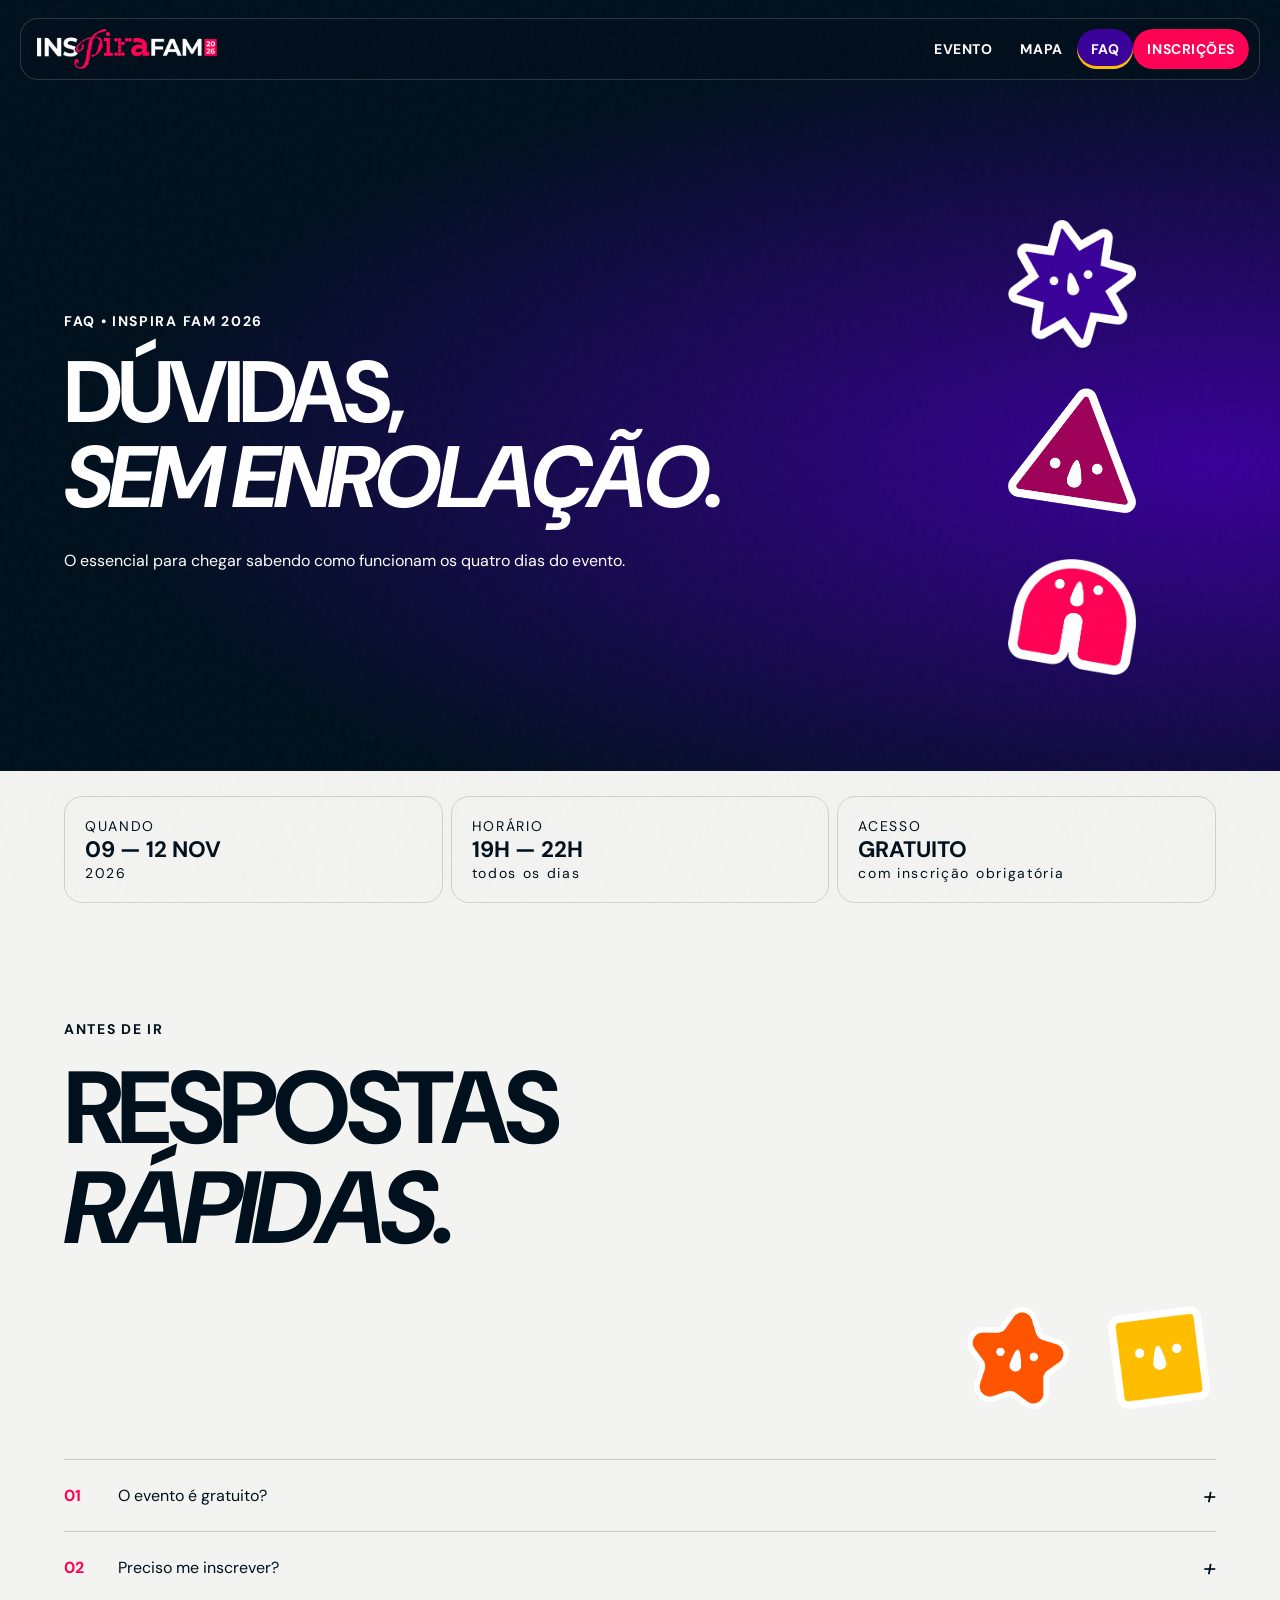
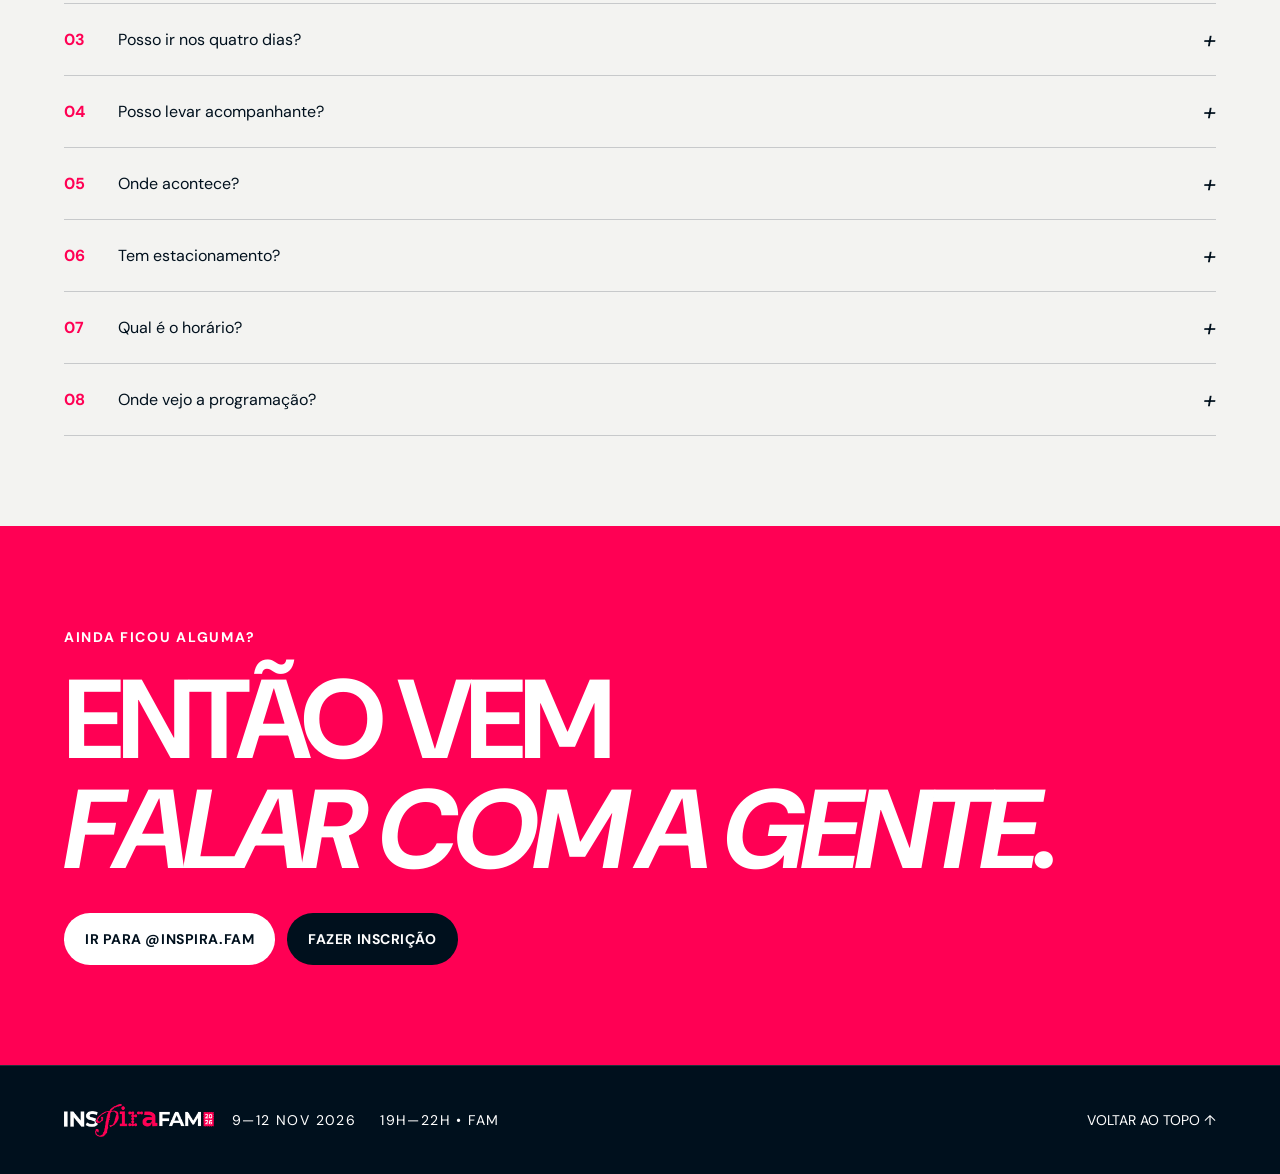
<file: faq.html>
<!doctype html>
<html lang="pt-BR">
<head>
  <link rel="icon" href="ativos/brand/mascote-explosao.png" type="image/png">
  <meta charset="utf-8">
  <meta name="viewport" content="width=device-width,initial-scale=1,viewport-fit=cover">
  <meta name="theme-color" content="#00101d">
  <title>FAQ — Inspira FAM Experience</title>
  <link rel="stylesheet" href="style.css?v=20261030-sympla">
</head>
<body id="top" class="page-faq">
  <div class="noise" aria-hidden="true">
</div>
  <!-- NAVEGAÇÃO: links comuns e menu mobile -->
  <header class="site-nav">
    <a class="brand-link" href="index.html">
<img src="ativos/brand/logo-experience-horizontal.png" alt="Inspira FAM Experience">
</a>
    <button class="menu-toggle" type="button" aria-label="Abrir menu" aria-expanded="false">
<span>
</span>
<span>
</span>
</button>
    <nav class="nav-links" aria-label="Navegação principal">
<a class="nav-link" href="index.html">Evento</a>
<a class="nav-link" href="mapa.html">Mapa</a>
<a class="nav-link active" aria-current="page" href="faq.html">FAQ</a>
<a class="nav-link nav-cta" href="inscricoes.html">Inscrições</a>
</nav>
  </header>
  <a class="skip-link" href="#conteudo">Pular para conteúdo</a>
  <main id="conteudo">
    
    <!-- SEÇÃO DA PÁGINA -->
    <section class="subhero faq-hero">
<div class="reveal">
<span class="kicker">FAQ • INSPIRA FAM 2026</span>
<h1>DÚVIDAS,<br>
<i>SEM ENROLAÇÃO.</i>
</h1>
<p>O essencial para chegar sabendo como funcionam os quatro dias do evento.</p>
</div>
<!-- STICKERS: espaço reservado no layout; não sobrepõe conteúdo -->
<div class="sticker-rail hero-rail" aria-hidden="true">
<img src="ativos/brand/mascote-explosao.png" alt="" loading="lazy">
<img src="ativos/brand/mascote-triangulo.png" alt="" loading="lazy">
<img src="ativos/brand/mascote-arco.png" alt="" loading="lazy">
</div>
</section>
    
    <!-- SEÇÃO DA PÁGINA -->
    <section class="quick-facts section-light">
      <article>
<span>QUANDO</span>
<strong>09 — 12 NOV</strong>
<small>2026</small>
</article>
      <article>
<span>HORÁRIO</span>
<strong>19H — 22H</strong>
<small>todos os dias</small>
</article>
      <article>
<span>ACESSO</span>
<strong>GRATUITO</strong>
<small>com inscrição obrigatória</small>
</article>
    </section>
    
    <!-- SEÇÃO DA PÁGINA -->
    <section class="faq-content section-light">
      <div class="section-heading reveal">
<span class="kicker">ANTES DE IR</span>
<h2>RESPOSTAS<br>
<i>RÁPIDAS.</i>
</h2>
</div>
      <!-- STICKERS: espaço reservado no layout; não sobrepõe conteúdo -->
<div class="sticker-rail " aria-hidden="true">
<img src="ativos/brand/mascote-estrela.png" alt="" loading="lazy">
<img src="ativos/brand/mascote-quadrado.png" alt="" loading="lazy">
</div>
<div class="faq-list reveal">
        <details>
<summary>
<b>01</b>
<span>O evento é gratuito?</span>
<i>+</i>
</summary>
<p>A vitrine e as atividades têm condições de participação próprias. Os workshops são exclusivos para alunos da FAM. Consulte a página de inscrições para cada atividade.</p>
</details>
        <details>
<summary>
<b>02</b>
<span>Preciso me inscrever?</span>
<i>+</i>
</summary>
<p>Confira as opções na página de inscrições. As palestras possuem inscrição conjunta e cada workshop tem inscrição própria.</p>
</details>
        <details>
<summary>
<b>03</b>
<span>Posso ir nos quatro dias?</span>
<i>+</i>
</summary>
<p>O evento acontece de 9 a 12 de novembro. As palestras são no dia 11 e os workshops exclusivos para alunos FAM no dia 12, às 19h30.</p>
</details>
        <details>
<summary>
<b>04</b>
<span>Posso levar acompanhante?</span>
<i>+</i>
</summary>
<p>Confira as condições de cada atividade na página de inscrições. Os workshops são exclusivos para alunos da FAM.</p>
</details>
        <details>
<summary>
<b>05</b>
<span>Onde acontece?</span>
<i>+</i>
</summary>
<p>Na Faculdade de Americana — FAM, Av. Joaquim Boer, 733, Jardim Luciene, Americana — SP. A vitrine acontece na quadra interna; as palestras, no auditório; e os workshops, em salas a confirmar.</p>
</details>
        <details>
<summary>
<b>06</b>
<span>Tem estacionamento?</span>
<i>+</i>
</summary>
<p>Sim. O estacionamento liberado nos dias do evento é o da Av. Unitika.</p>
</details>
        <details>
<summary>
<b>07</b>
<span>Qual é o horário?</span>
<i>+</i>
</summary>
<p>De 9 a 12 de novembro de 2026, das 19h às 22h.</p>
</details>
        <details>
<summary>
<b>08</b>
<span>Onde vejo a programação?</span>
<i>+</i>
</summary>
<p>A programação está disponível na página principal, com vitrine nos dias 9 e 10, palestras no dia 11 e workshops no dia 12.</p>
</details>
      </div>
    </section>
    
    <!-- SEÇÃO DA PÁGINA -->
    <section class="faq-final">
<div class="reveal">
<span class="kicker">AINDA FICOU ALGUMA?</span>
<h2>ENTÃO VEM<br>
<i>FALAR COM A GENTE.</i>
</h2>
<div class="button-row">
<a class="button button-light" href="https://www.instagram.com/inspira.fam/" target="_blank" rel="noopener">IR PARA @INSPIRA.FAM</a>
<a class="button button-dark" href="inscricoes.html">FAZER INSCRIÇÃO</a>
</div>
</div>
</section>
  </main>
  <!-- RODAPÉ: retorno ao topo / à página do evento -->
  <footer class="footer">
<img src="ativos/brand/logo-experience-horizontal.png" alt="Inspira FAM Experience">
<div>
<span>9—12 NOV 2026</span>
<span>19H—22H • FAM</span>
</div>
<a href="#top" data-back-top>voltar ao topo ↑</a>
</footer>
  <script src="script.js?v=20261029-experience">
</script>
</body>
</html>
</file>
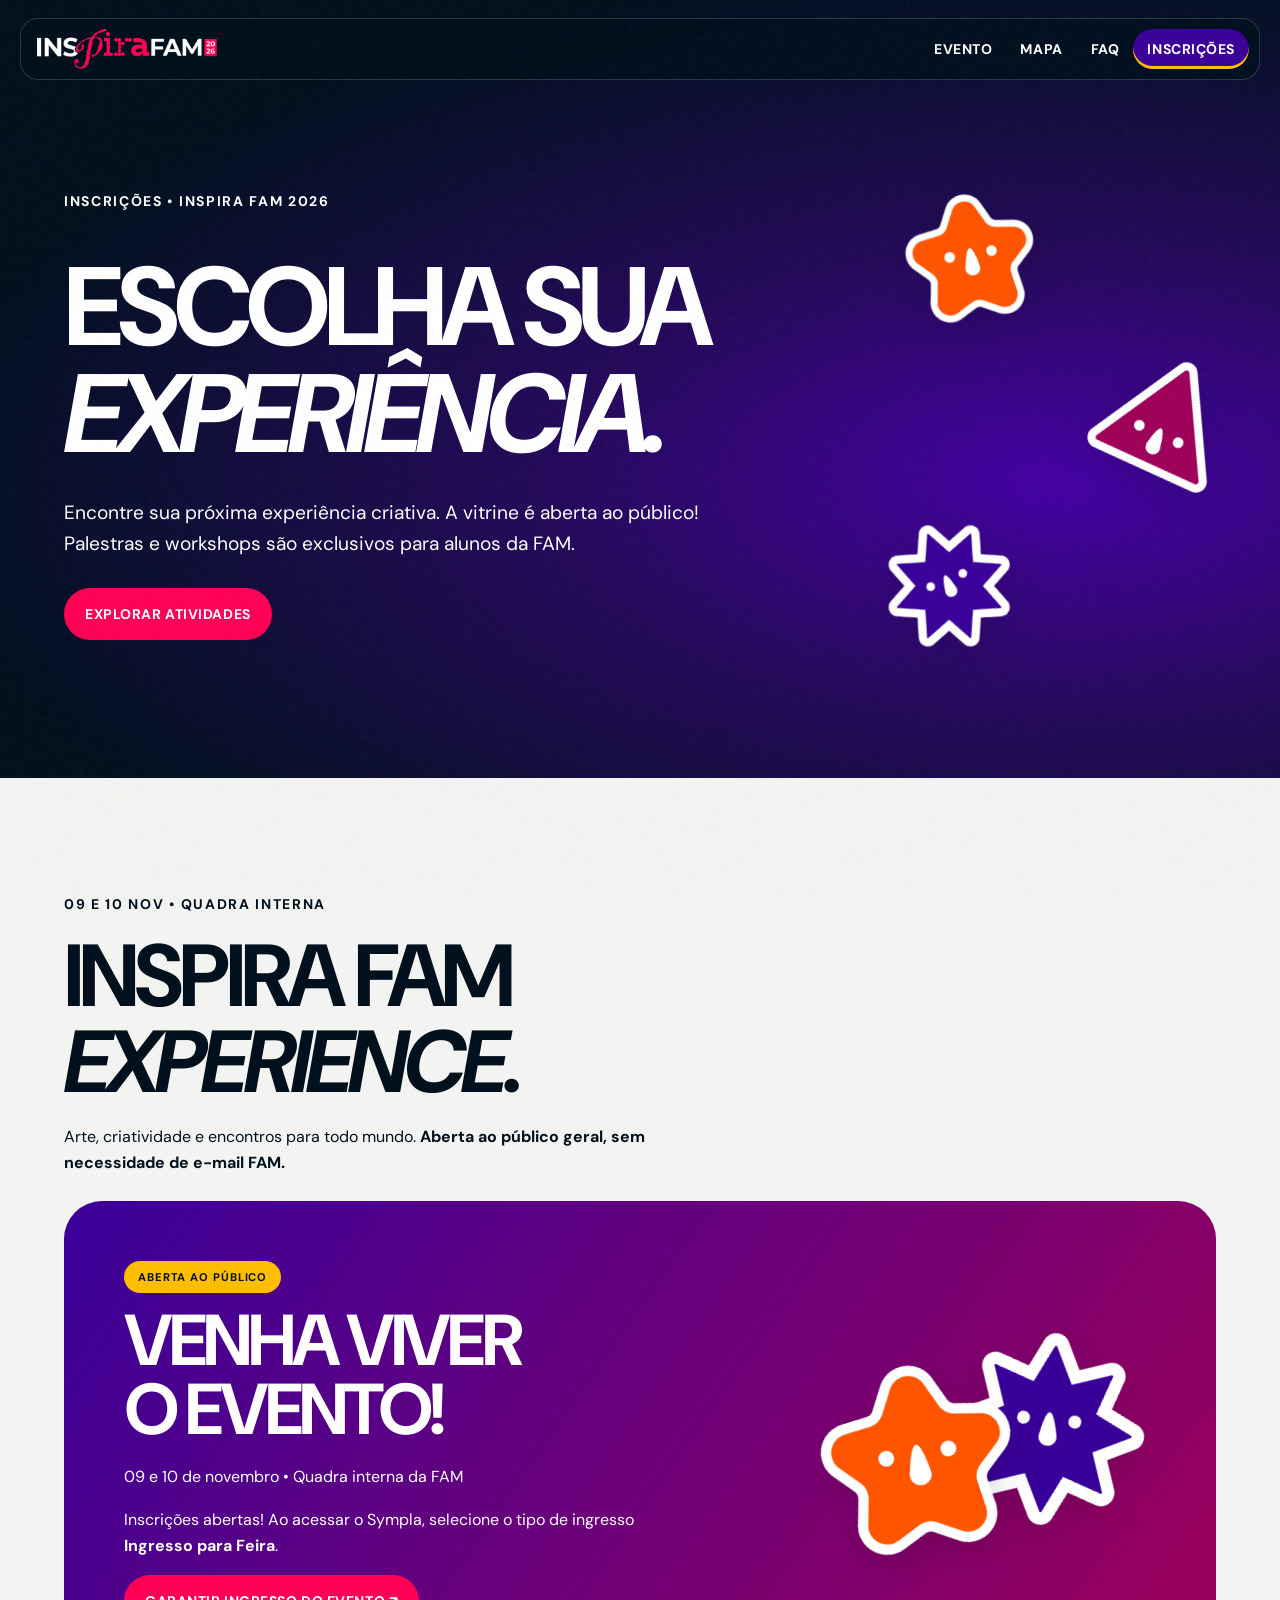
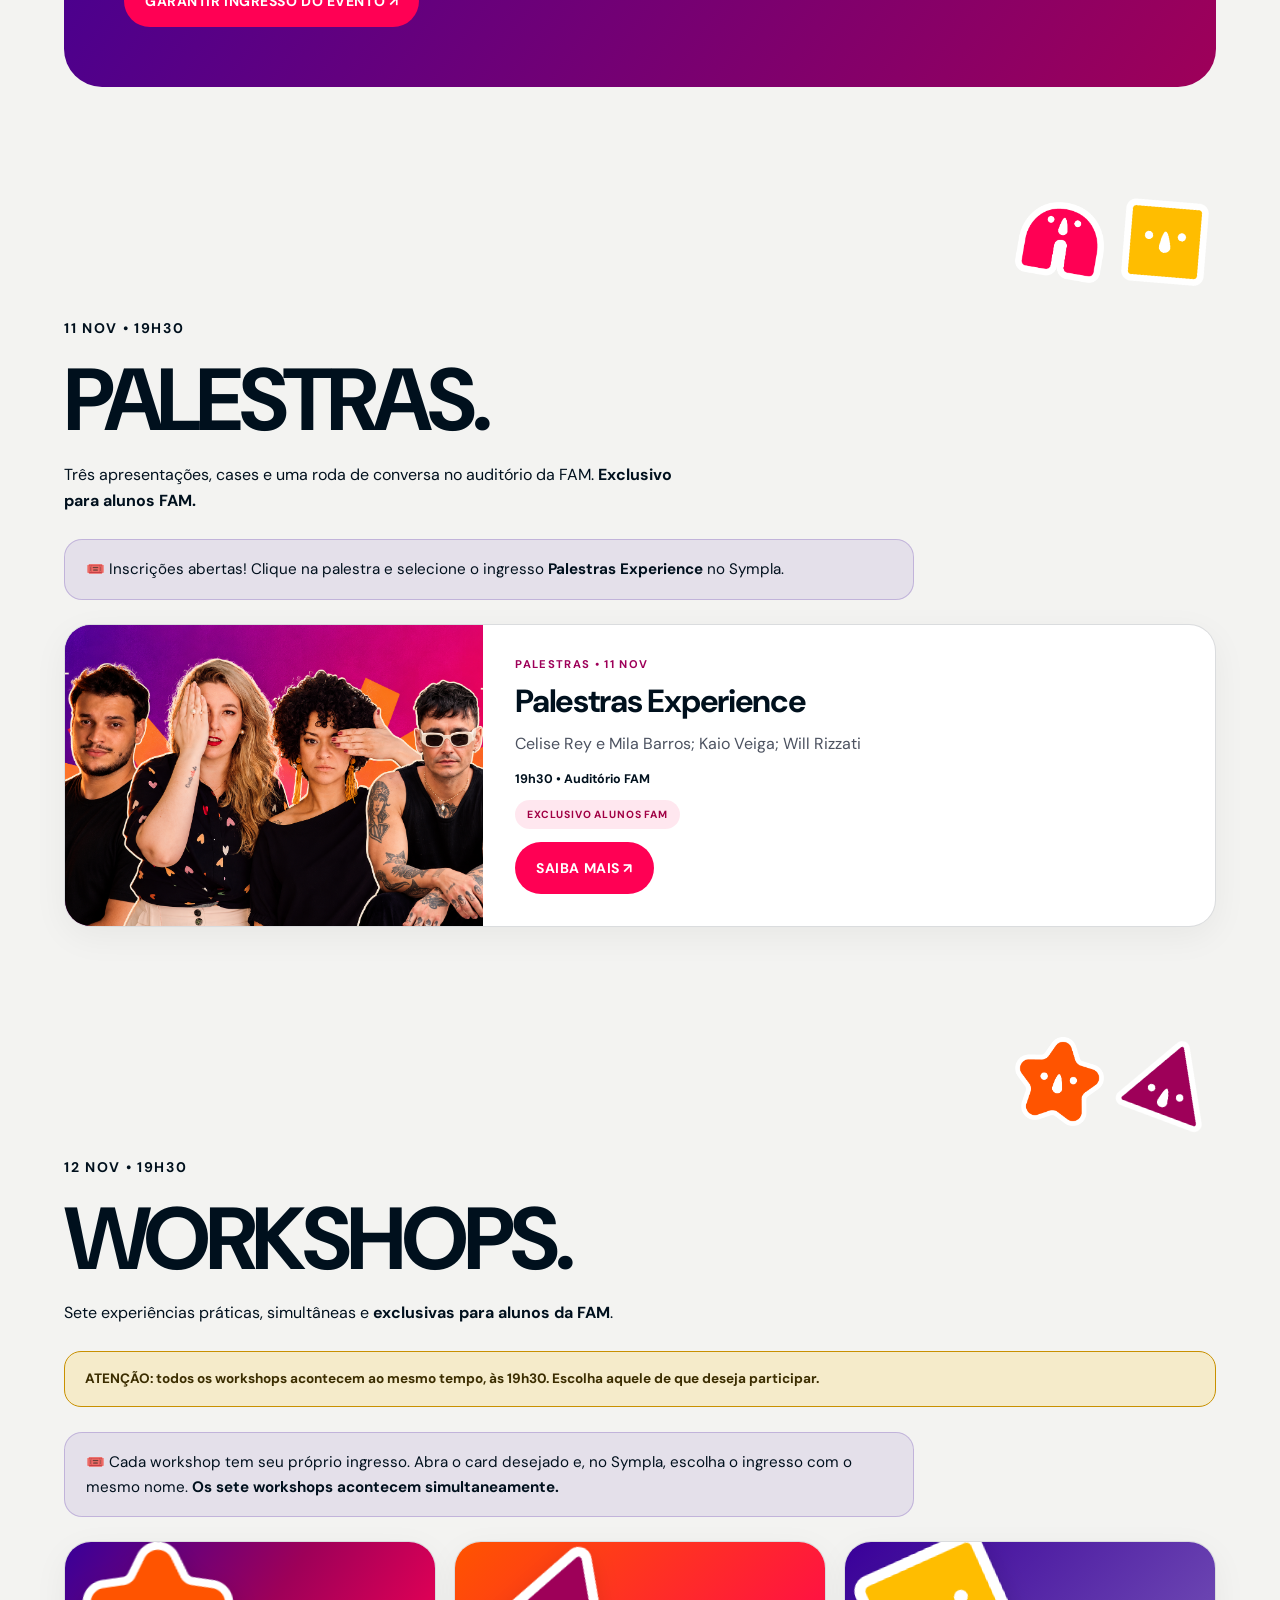
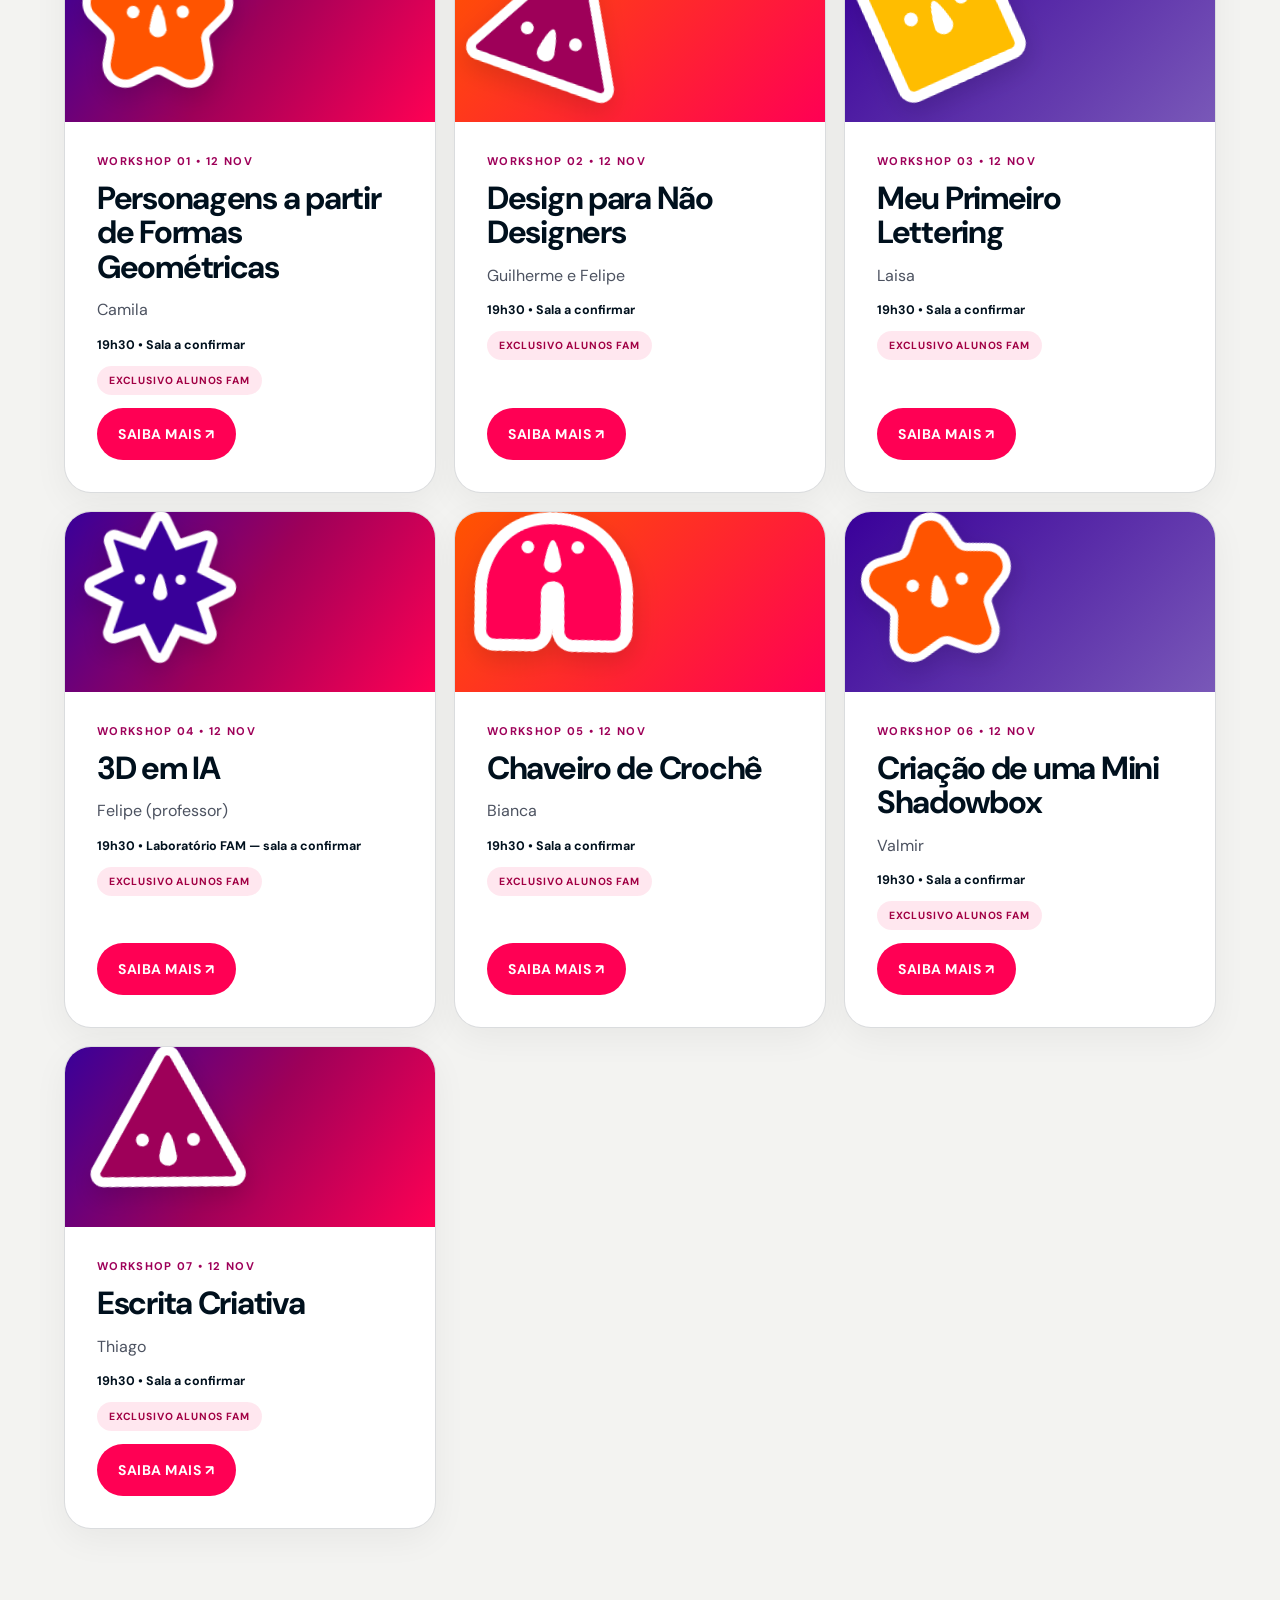
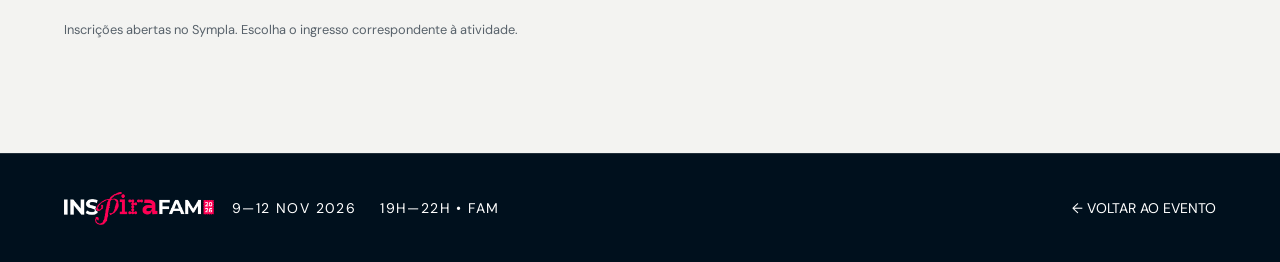
<file: inscricoes.html>
<!doctype html>
<html lang="pt-BR">
<head>
  <link rel="icon" href="ativos/brand/mascote-explosao.png" type="image/png">
  <meta charset="utf-8">
  <meta name="viewport" content="width=device-width,initial-scale=1,viewport-fit=cover">
  <meta name="theme-color" content="#00101d">
  <title>Inscrições — Inspira FAM Experience</title>
  <link rel="stylesheet" href="style.css?v=20261030-sympla">
</head>
<body id="top" class="page-registration">
  <div class="noise" aria-hidden="true">
</div>
  <!-- NAVEGAÇÃO: links comuns e menu mobile -->
  <header class="site-nav">
    <a class="brand-link" href="index.html">
<img src="ativos/brand/logo-experience-horizontal.png" alt="Inspira FAM Experience">
</a>
    <button class="menu-toggle" type="button" aria-label="Abrir menu" aria-expanded="false">
<span>
</span>
<span>
</span>
</button>
    <nav class="nav-links" aria-label="Navegação principal">
<a class="nav-link" href="index.html">Evento</a>
<a class="nav-link" href="mapa.html">Mapa</a>
<a class="nav-link" href="faq.html">FAQ</a>
<a class="nav-link nav-cta active" aria-current="page" href="inscricoes.html">Inscrições</a>
</nav>
  </header>

  <a class="skip-link" href="#conteudo">Pular para conteúdo</a>
  <main id="conteudo">
    

    <!-- HERO DE INSCRIÇÕES: mesma linguagem visual do FAQ -->
    <section class="subhero registration-hero" aria-labelledby="registration-title">
      <div class="reveal registration-hero-copy">
        <span class="kicker">INSCRIÇÕES • INSPIRA FAM 2026</span>
        <h1 id="registration-title">ESCOLHA SUA<br><i>EXPERIÊNCIA.</i></h1>
        <p>Encontre sua próxima experiência criativa. A vitrine é aberta ao público! Palestras e workshops são exclusivos para alunos da FAM.</p>
        <a class="button button-pink" href="#atividades">EXPLORAR ATIVIDADES</a>
      </div>
      <div class="sticker-rail hero-rail registration-hero-stickers" aria-hidden="true">
        <img src="ativos/brand/mascote-estrela.png" alt="" loading="eager">
        <img src="ativos/brand/mascote-triangulo.png" alt="" loading="eager">
        <img src="ativos/brand/mascote-explosao.png" alt="" loading="eager">
      </div>
    </section>
    <section class="registration-experiences section-light" id="atividades" aria-label="Atividades e inscrições">
      <!-- vitrine: ingresso público original, sem verificação de e-mail institucional. -->
      <div class="activity-block vitrine-block" id="vitrine">
        <div class="activity-heading reveal"><div><span class="kicker">09 E 10 NOV • QUADRA INTERNA</span><h2>INSPIRA FAM<br><i>EXPERIENCE.</i></h2><p>Arte, criatividade e encontros para todo mundo. <strong>Aberta ao público geral, sem necessidade de e-mail FAM.</strong></p></div></div>
        <div class="vitrine-panel reveal"><div class="vitrine-panel-copy"><span class="activity-exclusive vitrine-public-badge">ABERTA AO PÚBLICO</span><h3>VENHA VIVER<br>O EVENTO!</h3><p>09 e 10 de novembro • Quadra interna da FAM</p><p>Inscrições abertas! Ao acessar o Sympla, selecione o tipo de ingresso <strong>Ingresso para Feira</strong>.</p><a class="button button-pink" href="https://www.sympla.com.br/evento/inspira-fam---experience/3603612" target="_blank" rel="noopener noreferrer">GARANTIR INGRESSO DO EVENTO ↗</a></div><div class="vitrine-panel-art" aria-hidden="true"><img src="ativos/brand/mascote-explosao.png" alt="" loading="lazy"><img src="ativos/brand/mascote-estrela.png" alt="" loading="lazy"></div></div>
      </div>
      <div class="activity-block"><div class="sticker-rail activity-sticker-rail" aria-hidden="true"><img src="ativos/brand/mascote-arco.png" alt="" loading="lazy"><img src="ativos/brand/mascote-quadrado.png" alt="" loading="lazy"></div><div class="activity-heading reveal"><div><span class="kicker">11 NOV • 19H30</span><h2>PALESTRAS.</h2><p>Três apresentações, cases e uma roda de conversa no auditório da FAM. <strong>Exclusivo para alunos FAM.</strong></p></div></div><p class="activity-ticket-notice">🎟️ Inscrições abertas! Clique na palestra e selecione o ingresso <strong>Palestras Experience</strong> no Sympla.</p><div class="activity-grid activity-grid-featured" id="lecture-grid"><p class="activity-loading">Carregando palestra...</p></div></div>
      <div class="activity-block"><div class="sticker-rail activity-sticker-rail" aria-hidden="true"><img src="ativos/brand/mascote-estrela.png" alt="" loading="lazy"><img src="ativos/brand/mascote-triangulo.png" alt="" loading="lazy"></div><div class="activity-heading reveal"><div><span class="kicker">12 NOV • 19H30</span><h2>WORKSHOPS.</h2><p>Sete experiências práticas, simultâneas e <strong>exclusivas para alunos da FAM</strong>.</p></div></div><div class="activity-warning" role="note">ATENÇÃO: todos os workshops acontecem ao mesmo tempo, às 19h30. Escolha aquele de que deseja participar.</div><p class="activity-ticket-notice">🎟️ Cada workshop tem seu próprio ingresso. Abra o card desejado e, no Sympla, escolha o ingresso com o mesmo nome. <strong>Os sete workshops acontecem simultaneamente.</strong></p><div class="activity-grid" id="workshop-grid"><p class="activity-loading">Carregando workshops...</p></div></div>
      <p class="activity-update-note" id="activity-sync-note" role="status" aria-live="polite"></p>
    </section>
    
    <dialog id="activity-modal" class="activity-dialog" aria-labelledby="activity-modal-title"><div class="activity-dialog-inner"><button class="activity-modal-close" type="button" aria-label="Fechar detalhes">×</button><div id="activity-modal-content"></div></div></dialog>
  </main>

  <!-- RODAPÉ: retorno ao topo / à página do evento -->
  <footer class="footer">
<img src="ativos/brand/logo-experience-horizontal.png" alt="Inspira FAM Experience">
<div>
<span>9—12 NOV 2026</span>
<span>19H—22H • FAM</span>
</div>
<a href="./index.html" data-back-event>← voltar ao evento</a>
</footer>
  <script src="script.js?v=20261029-experience">
</script>
  <script src="config.js?v=20261029"></script>
  <script src="activities.js?v=20261030-sympla"></script>
</body>
</html>
</file>
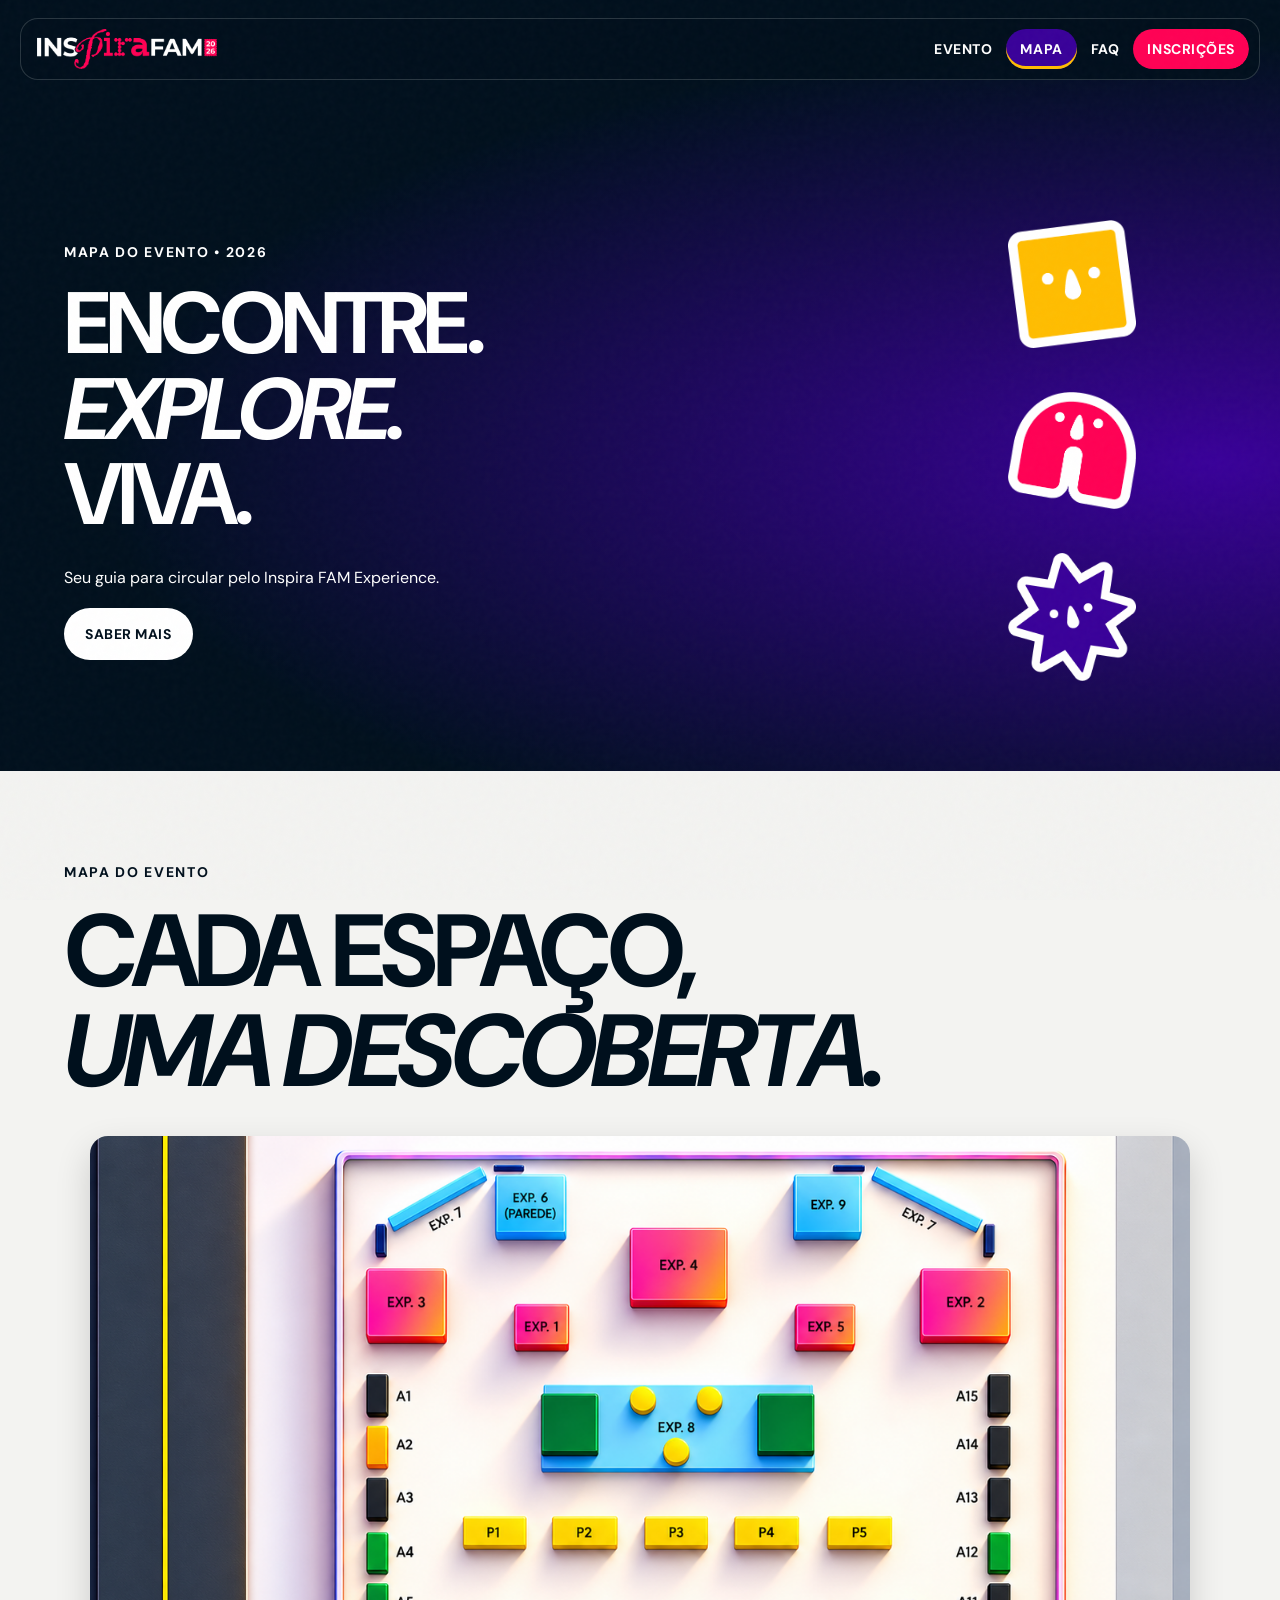
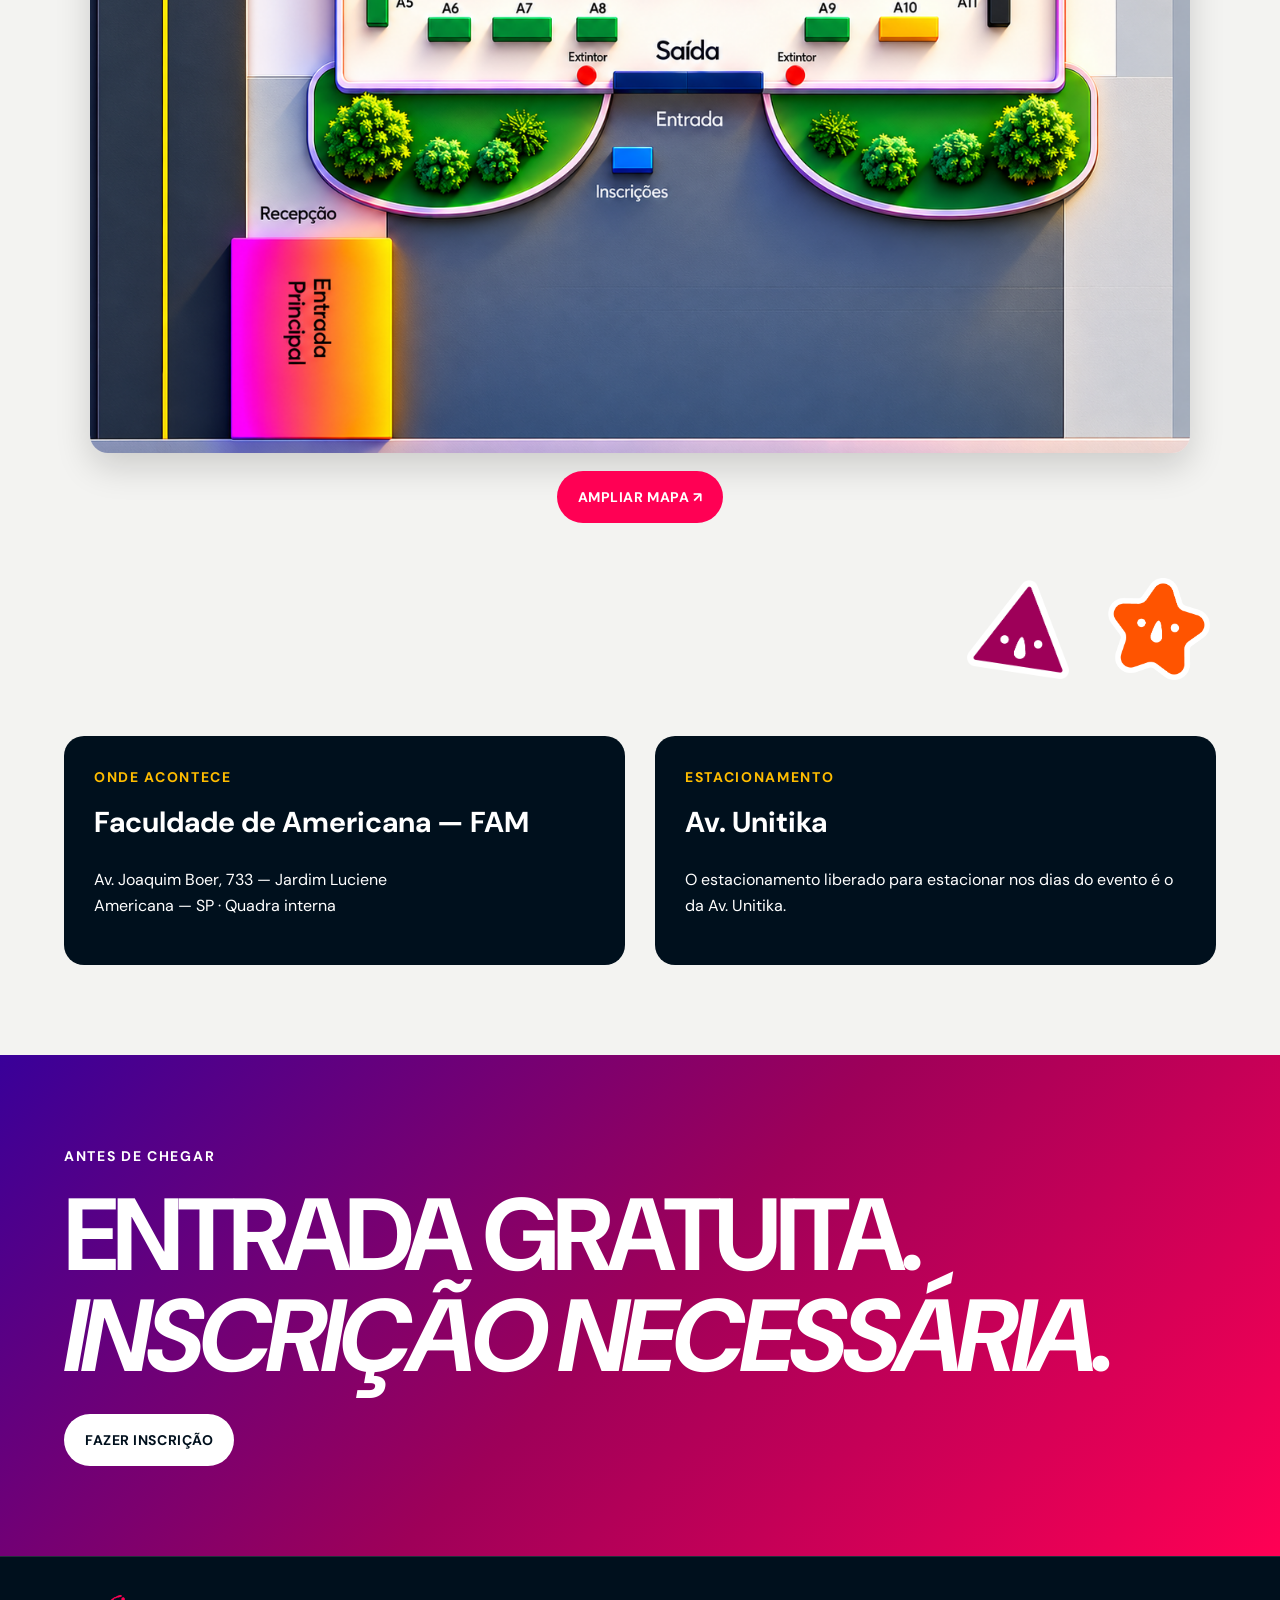
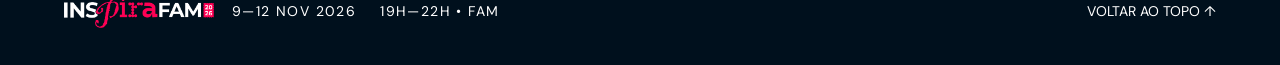
<file: mapa.html>
<!doctype html>
<html lang="pt-BR">
<head>
  <link rel="icon" href="ativos/brand/mascote-explosao.png" type="image/png">
  <meta charset="utf-8">
  <meta name="viewport" content="width=device-width,initial-scale=1,viewport-fit=cover">
  <meta name="theme-color" content="#00101d">
  <title>Mapa — Inspira FAM Experience</title>
  <link rel="stylesheet" href="style.css?v=20261030-sympla">
</head>
<body id="top" class="page-map">
  <div class="noise" aria-hidden="true">
</div>
  <!-- NAVEGAÇÃO: links comuns e menu mobile -->
  <header class="site-nav">
    <a class="brand-link" href="index.html">
<img src="ativos/brand/logo-experience-horizontal.png" alt="Inspira FAM Experience">
</a>
    <button class="menu-toggle" type="button" aria-label="Abrir menu" aria-expanded="false">
<span>
</span>
<span>
</span>
</button>
    <nav class="nav-links" aria-label="Navegação principal">
<a class="nav-link" href="index.html">Evento</a>
<a class="nav-link active" aria-current="page" href="mapa.html">Mapa</a>
<a class="nav-link" href="faq.html">FAQ</a>
<a class="nav-link nav-cta" href="inscricoes.html">Inscrições</a>
</nav>
  </header>
  <a class="skip-link" href="#conteudo">Pular para conteúdo</a>
  <main id="conteudo">
    
    <!-- SEÇÃO DA PÁGINA -->
    <section class="subhero map-hero">
      <div class="reveal">
<span class="kicker">MAPA DO EVENTO • 2026</span>
<h1>ENCONTRE.<br>
<i>EXPLORE.</i>
<br>VIVA.</h1>
<p>Seu guia para circular pelo Inspira FAM Experience.</p>
<a class="button button-light" href="#mapa">SABER MAIS</a>
</div>
<!-- STICKERS: espaço reservado no layout; não sobrepõe conteúdo -->
<div class="sticker-rail hero-rail" aria-hidden="true">
<img src="ativos/brand/mascote-quadrado.png" alt="" loading="lazy">
<img src="ativos/brand/mascote-arco.png" alt="" loading="lazy">
<img src="ativos/brand/mascote-explosao.png" alt="" loading="lazy">
</div>
    </section>

    
    <!-- SEÇÃO DA PÁGINA -->
    <section class="map-section section-light" id="mapa">
<div class="section-heading reveal">
<span class="kicker">MAPA DO EVENTO</span>
<h2>CADA ESPAÇO,<br>
<i>UMA DESCOBERTA.</i>
</h2>
</div>
<div class="event-map reveal"><a href="ativos/brand/mapa/mapa-inspira-fam-2026.png" target="_blank" rel="noopener" aria-label="Ampliar mapa do evento"><img src="ativos/brand/mapa/mapa-inspira-fam-2026.png" alt="Mapa oficial do Inspira FAM Experience 2026, com disposição dos espaços" loading="lazy"><span class="button button-pink">AMPLIAR MAPA ↗</span></a></div>
<!-- STICKERS: espaço reservado no layout; não sobrepõe conteúdo -->
<div class="sticker-rail " aria-hidden="true">
<img src="ativos/brand/mascote-triangulo.png" alt="" loading="lazy">
<img src="ativos/brand/mascote-estrela.png" alt="" loading="lazy">
</div>
<div class="arrival-info reveal">
<div>
<span class="kicker">ONDE ACONTECE</span>
<h3>Faculdade de Americana — FAM</h3>
<p>Av. Joaquim Boer, 733 — Jardim Luciene<br>Americana — SP · Quadra interna</p>
</div>
<div>
<span class="kicker">ESTACIONAMENTO</span>
<h3>Av. Unitika</h3>
<p>O estacionamento liberado para estacionar nos dias do evento é o da Av. Unitika.</p>
</div>
</div>
</section>
    
    <!-- SEÇÃO DA PÁGINA -->
    <section class="map-final section-gradient">
<div class="reveal">
<span class="kicker">ANTES DE CHEGAR</span>
<h2>ENTRADA GRATUITA.<br>
<i>INSCRIÇÃO NECESSÁRIA.</i>
</h2>
<a class="button button-light" href="inscricoes.html">FAZER INSCRIÇÃO</a>
</div>
</section>
  </main>
  <!-- RODAPÉ: retorno ao topo / à página do evento -->
  <footer class="footer">
<img src="ativos/brand/logo-experience-horizontal.png" alt="Inspira FAM Experience">
<div>
<span>9—12 NOV 2026</span>
<span>19H—22H • FAM</span>
</div>
<a href="#top" data-back-top>voltar ao topo ↑</a>
</footer>
  <script src="script.js?v=20261029-experience">
</script>
</body>
</html>
</file>
<file: style.css>
@import url("https://fonts.googleapis.com/css2?family=DM+Sans:ital,wght@0,400;0,500;0,700;1,700&display=swap");


/* =========================================================
   INSPIRA FAM EXPERIENCE 2026 — STYLE NOVO
   Mobile-first. Use CTRL+F pelos títulos abaixo.
========================================================= */
:root{
--navy:#00101d;
--purple:#390099;
--magenta:#9e0059;
--pink:#ff0054;
--orange:#ff5400;
--yellow:#ffbd00;
--off:#f3f3f1;
--white:#fff;
--ink:#071421;
--ease:cubic-bezier(.22,.8,.22,1);
--radius:28px;
--pad:clamp(22px,5vw,72px)}

*{
box-sizing:border-box}

html{
scroll-behavior:smooth;
scroll-padding-top:90px}

body{
margin:0;
background:var(--navy);
color:#fff;
font-family:"DM Sans",sans-serif;
overflow-x:hidden}

body.menu-open{
overflow:hidden}

button,a,input,textarea,select{
font:inherit;
-webkit-tap-highlight-color:transparent}

button{
cursor:pointer}

a{
color:inherit;
text-decoration:none}

img,video{
display:block;
max-width:100%}

h1,h2,h3,p{
margin-top:0}

h1,h2{
font-size:clamp(3.2rem,12vw,8rem);
line-height:.82;
letter-spacing:-.065em;
margin-bottom:28px}

h1 i,h2 i{
font-style:italic}

p{
line-height:1.65}

.section-dark{
background:var(--navy);
color:#fff}
.section-light{
background:var(--off);
color:var(--navy)}

.section-gradient{
background:linear-gradient(135deg,var(--purple),var(--magenta),var(--pink));
color:#fff}

.kicker,.eyebrow{
display:inline-block;
font-size:.7rem;
font-weight:700;
letter-spacing:.17em;
text-transform:uppercase;
margin-bottom:20px}

.section-index{
position:absolute;
top:26px;
left:var(--pad);
font-size:.65rem;
letter-spacing:.16em;
opacity:.45}

.noise{
position:fixed;
inset:0;
pointer-events:none;
z-index:999;
opacity:.025;
background-image:url("data:image/svg+xml,%3Csvg viewBox='0 0 180 180' xmlns='http://www.w3.org/2000/svg'%3E%3Cfilter id='n'%3E%3CfeTurbulence type='fractalNoise' baseFrequency='.8' numOctaves='3'/%3E%3C/filter%3E%3Crect width='100%25' height='100%25' filter='url(%23n)'/%3E%3C/svg%3E")}


/* REVEAL / ACESSIBILIDADE */
.reveal{
opacity:0;
transform:translateY(26px);
filter:blur(4px);
transition:opacity .7s var(--ease),transform .7s var(--ease),filter .7s var(--ease)}

.reveal.visible{
opacity:1;
transform:none;
filter:none}

@media(prefers-reduced-motion:reduce){
html{
scroll-behavior:auto}
.reveal{
opacity:1;
transform:none;
filter:none;
transition:none}
.float-a,.float-b,.float-c{
animation:none!important}
}


/* MENU */
.site-nav{
position:fixed;
z-index:700;
top:12px;
left:12px;
right:12px;
min-height:62px;
padding:9px 10px 9px 16px;
display:flex;
align-items:center;
justify-content:space-between;
background:rgba(0,16,29,.82);
border:1px solid rgba(255,255,255,.16);
border-radius:24px;
backdrop-filter:blur(18px)}

.brand-link img{
width:145px}

.menu-toggle{
width:44px;
height:44px;
border:0;
border-radius:50%;
background:var(--pink);
display:grid;
place-content:center;
gap:6px}

.menu-toggle span{
width:19px;
height:2px;
background:#fff;
transition:.3s}

.menu-open .menu-toggle span:first-child{
transform:translateY(4px) rotate(45deg)}

.menu-open .menu-toggle span:last-child{
transform:translateY(-4px) rotate(-45deg)}

.nav-links{
position:fixed;
inset:84px 12px auto;
display:none;
flex-direction:column;
padding:14px;
background:rgba(0,16,29,.96);
border:1px solid rgba(255,255,255,.15);
border-radius:24px;
box-shadow:0 20px 60px rgba(0,0,0,.3)}

.menu-open .nav-links{
display:flex}

.nav-link{
padding:16px 18px;
border-radius:16px;
font-size:.75rem;
font-weight:700;
letter-spacing:.1em;
text-transform:uppercase}

.nav-link.active{
background:rgba(255,255,255,.1)}
.nav-cta{
background:var(--pink)}


/* BOTÕES */
.button{
display:inline-flex;
align-items:center;
justify-content:center;
gap:16px;
min-height:52px;
padding:15px 21px;
border:0;
border-radius:999px;
font-size:.7rem;
font-weight:700;
letter-spacing:.1em;
text-transform:uppercase;
transition:transform .25s var(--ease),box-shadow .25s}

.button:active{
transform:scale(.97)}
.button-light{
background:#fff;
color:var(--navy)}
.button-dark{
background:var(--navy);
color:#fff}
.button-pink{
background:var(--pink);
color:#fff}

.button-row,.hero-actions{
display:flex;
flex-wrap:wrap;
gap:12px;
align-items:center}


/* HERO HOME */
.hero{
position:relative;
min-height:100svh;
padding:145px var(--pad) 85px;
display:flex;
align-items:flex-end;
overflow:hidden;
background:var(--navy)}

.hero-stripes{
position:absolute;
inset:-20%;
background:repeating-linear-gradient(110deg,transparent 0 90px,rgba(255,0,84,.11) 90px 150px,transparent 150px 220px,rgba(255,84,0,.09) 220px 280px)}

.hero-media{
position:absolute;
inset:82px 0 auto 20%;
height:52svh;
overflow:hidden;
clip-path:polygon(10% 0,100% 5%,94% 100%,0 90%)}

.hero-video{
width:100%;
height:100%;
object-fit:cover}

.hero-gradient{
position:absolute;
inset:0;
background:linear-gradient(180deg,rgba(0,16,29,.05) 20%,rgba(0,16,29,.88) 75%,var(--navy))}

.hero-copy{
position:relative;
z-index:4;
max-width:700px}

.hero-logo{
width:min(560px,85vw);
margin-bottom:24px}

.hero-subtitle{
font-size:clamp(1.15rem,4.8vw,1.7rem);
max-width:480px}

.access-note{
font-size:.68rem;
letter-spacing:.08em;
text-transform:uppercase}
.access-note b{
color:var(--yellow)}

.sticker{
position:absolute;
pointer-events:none;
width:70px;
z-index:3}
.sticker-star{
right:5%;
top:20%}
.sticker-square{
right:10%;
top:48%}
.sticker-arc{
left:3%;
top:16%}

.float-a{
animation:floatA 5s ease-in-out infinite}
.float-b{
animation:floatB 6s ease-in-out infinite}
.float-c{
animation:floatA 7s ease-in-out infinite reverse}

@keyframes floatA{
50%{
transform:translateY(-14px) rotate(8deg)}
}
@keyframes floatB{
50%{
transform:translate(7px,-10px) rotate(-10deg)}
}

.scroll-cue{
position:absolute;
right:var(--pad);
bottom:24px;
z-index:5;
font-size:.6rem;
text-transform:uppercase;
letter-spacing:.14em;
opacity:.7}


/* BANNER DE INSCRIÇÃO */
.registration-banner{
padding:64px var(--pad);
background:var(--yellow);
color:var(--navy);
display:grid;
gap:28px}

.registration-banner h2{
font-size:clamp(2.8rem,9vw,6.4rem)}

.registration-banner-copy{
max-width:580px}
.registration-banner-copy p{
font-size:1.05rem}


/* SEÇÕES HOME */
.manifesto,.impact,.experiences,.schedule,.gallery,.location,.social{
position:relative;
padding:110px var(--pad) 80px}

.section-heading{
max-width:850px}
.section-heading>p{
max-width:620px}

.manifesto{
min-height:760px;
overflow:hidden}
.manifesto-copy{
display:grid;
gap:28px;
max-width:1000px}
.lead{
font-size:clamp(2rem,8vw,5rem);
line-height:.9}
.signature{
font-size:clamp(1rem,4vw,1.6rem);
font-style:italic;
display:flex;
flex-wrap:wrap;
gap:12px}
.signature span{
color:var(--pink)}

.floating-word{
position:absolute;
bottom:-.15em;
left:-.04em;
font-size:clamp(6rem,22vw,18rem);
font-weight:700;
letter-spacing:-.09em;
opacity:.045;
white-space:nowrap}

.edition-list{
border-top:1px solid rgba(0,16,29,.2)}
.edition{
display:grid;
grid-template-columns:80px 1fr;
gap:20px;
padding:24px 0;
border-bottom:1px solid rgba(0,16,29,.2)}
.edition>span{
font-weight:700}
.edition small{
letter-spacing:.15em}
.edition h3{
font-size:clamp(2rem,7vw,4rem);
margin:5px 0}

.experience-grid{
display:grid;
gap:10px;
margin-top:40px}
.experience-card{
min-height:105px;
padding:22px;
border:1px solid rgba(255,255,255,.25);
background:rgba(255,255,255,.08);
color:#fff;
border-radius:22px;
text-align:left;
display:grid;
grid-template-columns:34px 1fr auto;
align-items:center;
gap:12px;
transition:.25s}
.experience-card strong{
font-size:1.05rem}
.experience-card i{
font-size:1.5rem}
.experience-card:active,.experience-card.touch-active{
background:#fff;
color:var(--navy);
transform:scale(.985)}


/* PROGRAMAÇÃO */
.schedule-head{
max-width:900px}
.schedule-callout{
margin:35px 0;
padding:24px;
border:1px solid rgba(255,255,255,.18);
border-radius:22px;
display:grid;
gap:8px}
.schedule-callout span{
color:var(--yellow);
font-weight:700}
.schedule-callout strong{
font-size:1.2rem}
.schedule-callout small{
opacity:.7;
line-height:1.5}

.schedule-tabs{
display:grid;
grid-template-columns:repeat(2,1fr);
gap:8px;
margin-bottom:16px}
.schedule-tab{
padding:16px 10px;
border:1px solid rgba(255,255,255,.2);
border-radius:18px;
background:transparent;
color:#fff;
display:grid;
gap:4px}
.schedule-tab span{
font-size:.6rem;
letter-spacing:.14em}
.schedule-tab.active{
background:var(--pink);
border-color:var(--pink)}

.schedule-panel{
display:none;
border-radius:24px;
overflow:hidden;
background:#fff;
color:var(--navy)}
.schedule-panel.active{
display:block;
animation:panelIn .35s var(--ease)}
@keyframes panelIn{
from{
opacity:0;
transform:translateY(8px)}
}

.schedule-day{
padding:20px;
background:var(--yellow);
display:grid;
gap:5px}
.schedule-day span{
font-size:.65rem;
letter-spacing:.14em}
.schedule-row{
display:grid;
grid-template-columns:85px 1fr;
gap:15px;
padding:20px;
border-bottom:1px solid rgba(0,16,29,.1)}
.schedule-row time{
font-weight:700;
color:var(--pink)}
.schedule-row p{
margin:5px 0 0;
font-size:.88rem}


/* GALERIA 2025 */
.photo-grid{
display:grid;
grid-template-columns:1fr;
gap:14px;
margin-top:36px}
.photo-slot{
margin:0}
.photo-slot div{
aspect-ratio:4/3;
border:2px dashed rgba(0,16,29,.22);
border-radius:22px;
display:grid;
place-items:center;
font-weight:700;
letter-spacing:.15em;
background:linear-gradient(135deg,rgba(57,0,153,.08),rgba(255,0,84,.08))}
.photo-slot figcaption{
padding:9px 4px;
font-size:.7rem;
text-transform:uppercase;
letter-spacing:.1em}


/* LOCALIZAÇÃO */
.location{
display:grid;
gap:45px}
.location-copy{
max-width:720px}
.location-copy p{
font-size:1rem}
.location-copy b{
color:var(--yellow)}

.info-grid{
display:grid;
gap:10px}
.info-grid article{
padding:22px;
border:1px solid rgba(255,255,255,.16);
border-radius:20px}
.info-grid article>span{
color:var(--pink);
font-weight:700}
.info-grid h3{
margin:10px 0 8px}
.info-grid p{
margin:0;
opacity:.8}

.social{
min-height:560px;
display:flex;
align-items:center}
.social>div{
max-width:900px}

.final-cta,.faq-final{
padding:100px var(--pad);
background:var(--pink);
color:#fff}
.final-cta h2,.faq-final h2{
font-size:clamp(3.5rem,12vw,8rem)}


/* SUBPÁGINAS */
.subhero{
position:relative;
min-height:70svh;
padding:150px var(--pad) 70px;
display:flex;
align-items:flex-end;
overflow:hidden;
background:var(--navy)}
.subhero>div:first-child{
position:relative;
z-index:2;
max-width:900px}
.subhero h1{
font-size:clamp(4rem,14vw,9rem)}
.subhero p{
max-width:620px}

.date-badge{
position:absolute;
right:var(--pad);
top:120px;
font-size:clamp(2.5rem,10vw,6rem);
font-weight:700;
letter-spacing:-.06em;
color:var(--yellow)}
.date-badge span{
display:block;
font-size:.22em;
letter-spacing:.15em;
text-align:right}

.question-mark{
position:absolute;
right:3%;
top:18%;
font-size:40vw;
font-weight:700;
line-height:.7;
color:rgba(255,255,255,.04)}


/* INSCRIÇÕES */
.choice-section{
padding:90px var(--pad)}
.choice-grid{
display:grid;
gap:14px}
.choice-card{
min-height:310px;
padding:26px;
border:0;
border-radius:28px;
text-align:left;
background:var(--navy);
color:#fff;
display:flex;
flex-direction:column;
align-items:flex-start}
.choice-card.commercial{
background:var(--purple)}
.choice-card>span{
color:var(--yellow);
font-weight:700}
.choice-card small{
margin-top:35px;
letter-spacing:.14em}
.choice-card h3{
font-size:clamp(2rem,8vw,4rem);
line-height:.9;
margin:14px 0}
.choice-card p{
opacity:.75}
.choice-card b{
margin-top:auto}

.forms-section{
padding:100px var(--pad)}
.form-shell{
max-width:1000px;
margin:auto}
.event-form{
display:grid;
gap:16px;
margin-top:38px}
.event-form label{
display:grid;
gap:8px;
font-size:.72rem;
font-weight:700;
letter-spacing:.08em;
text-transform:uppercase}
.event-form input,.event-form textarea,.event-form select{
width:100%;
border:1px solid rgba(255,255,255,.22);
border-radius:15px;
background:rgba(255,255,255,.08);
color:#fff;
padding:15px;
outline:none}
.event-form select option{
color:#111}
.event-form input:focus,.event-form textarea:focus,.event-form select:focus{
border-color:var(--pink);
box-shadow:0 0 0 3px rgba(255,0,84,.15)}
.full{
grid-column:1/-1}
.submit-button[disabled]{
opacity:.55;
cursor:wait}

.form-result{
text-align:center;
padding:50px 0}
.form-result>img{
width:100px;
margin:0 auto 20px}
.form-result h3{
font-size:clamp(2.8rem,10vw,6rem)}
.form-result .button-row{
justify-content:center}


/* MAPA */
.map-section{
padding:90px var(--pad)}
.map-frame{
margin-top:35px;
padding:10px;
background:#fff;
border:1px solid rgba(0,16,29,.15);
border-radius:28px;
box-shadow:0 20px 60px rgba(0,16,29,.1)}
.map-frame img{
width:100%;
border-radius:20px}
.map-placeholder{
min-height:55vh;
border:2px dashed rgba(0,16,29,.2);
border-radius:20px;
display:grid;
place-content:center;
text-align:center;
gap:14px}
.map-placeholder strong{
font-size:clamp(3rem,12vw,8rem);
letter-spacing:-.07em}
.map-placeholder code{
font-size:.75rem}

.legend-card{
margin-top:24px;
padding:26px;
border-radius:28px;
background:var(--navy);
color:#fff;
display:grid;
gap:25px}
.legend-card h3{
font-size:1.4rem}
.map-legend{
list-style:none;
margin:0;
padding:0;
display:grid;
gap:8px}
.map-legend li{
display:grid;
grid-template-columns:48px 1fr;
align-items:center;
padding:13px;
border:1px solid rgba(255,255,255,.14);
border-radius:14px}
.map-legend b{
color:var(--yellow)}
.map-final{
padding:90px var(--pad)}


/* FAQ */
.quick-facts{
padding:25px var(--pad);
display:grid;
gap:8px}
.quick-facts article{
padding:20px;
border:1px solid rgba(0,16,29,.15);
border-radius:18px;
display:grid}
.quick-facts span,.quick-facts small{
font-size:.65rem;
letter-spacing:.12em}
.quick-facts strong{
font-size:1.4rem}

.faq-content{
padding:90px var(--pad)}
.faq-list{
margin-top:30px}
.faq-list details{
border-top:1px solid rgba(0,16,29,.18)}
.faq-list details:last-child{
border-bottom:1px solid rgba(0,16,29,.18)}
.faq-list summary{
list-style:none;
display:grid;
grid-template-columns:42px 1fr auto;
gap:12px;
align-items:center;
padding:20px 0;
cursor:pointer}
.faq-list summary::-webkit-details-marker{
display:none}
.faq-list summary b{
color:var(--pink)}
.faq-list summary i{
font-size:1.5rem;
transition:.25s}
.faq-list details[open] summary i{
transform:rotate(45deg)}
.faq-list details p{
padding:0 0 20px 54px;
max-width:750px}


/* MODAL */
.experience-modal{
width:min(620px,calc(100% - 28px));
border:0;
border-radius:28px;
padding:34px;
background:var(--off);
color:var(--navy)}
.experience-modal::backdrop{
background:rgba(0,16,29,.8);
backdrop-filter:blur(5px)}
.experience-modal h3{
font-size:clamp(2rem,8vw,4rem);
line-height:.9}
.modal-close{
position:absolute;
right:15px;
top:15px;
width:42px;
height:42px;
border:0;
border-radius:50%;
background:var(--navy);
color:#fff;
font-size:1.5rem}


/* FOOTER */
.footer{
padding:32px var(--pad);
background:var(--navy);
border-top:1px solid rgba(255,255,255,.13);
display:grid;
gap:18px;
align-items:center}
.footer img{
width:150px}
.footer div{
display:flex;
flex-wrap:wrap;
gap:12px 24px;
font-size:.68rem;
letter-spacing:.1em}
.footer a{
font-size:.72rem;
text-transform:uppercase}


/* DESKTOP */
@media(min-width:760px){

  .site-nav{
top:18px;
left:50%;
right:auto;
transform:translateX(-50%);
width:calc(100% - 40px);
max-width:1400px;
border-radius:30px}

  .menu-toggle{
display:none}
.nav-links{
position:static;
display:flex;
flex-direction:row;
padding:0;
background:none;
border:0;
box-shadow:none}
.nav-link{
padding:11px 14px;
border-radius:999px}

  .nav-link:hover{
background:rgba(255,255,255,.1)}
.nav-cta:hover{
background:var(--pink)}

  .hero{
padding-top:18vh;
align-items:center}
.hero-media{
inset:8vh -4vw auto auto;
width:68vw;
height:84vh}
.hero-gradient{
background:linear-gradient(90deg,var(--navy) 0%,rgba(0,16,29,.82) 30%,rgba(0,16,29,.12) 72%)}

  .sticker{
width:105px}
.registration-banner{
grid-template-columns:1.1fr .9fr;
align-items:end}

  .manifesto-copy{
grid-template-columns:.7fr 1.3fr;
margin-left:auto}
.experience-grid{
grid-template-columns:repeat(2,1fr)}
.experience-card:hover{
background:#fff;
color:var(--navy);
transform:translateY(-3px)}

  .schedule-tabs{
grid-template-columns:repeat(4,1fr)}
.schedule-row{
grid-template-columns:130px 1fr}
.photo-grid{
grid-template-columns:repeat(3,1fr)}
.photo-slot:nth-child(2),.photo-slot:nth-child(5){
transform:translateY(28px)}

  .location{
grid-template-columns:1fr 1fr;
align-items:start}
.info-grid{
grid-template-columns:repeat(2,1fr)}

  .choice-grid{
grid-template-columns:1fr 1fr}
.choice-card{
min-height:420px;
padding:36px}
.choice-card:hover{
transform:translateY(-6px)}

  .event-form{
grid-template-columns:repeat(2,1fr)}
.legend-card{
grid-template-columns:.8fr 1.2fr;
padding:38px}
.map-legend{
grid-template-columns:1fr 1fr}

  .quick-facts{
grid-template-columns:repeat(3,1fr)}
.footer{
grid-template-columns:auto 1fr auto}

}

@media(min-width:1200px){
.experience-grid{
grid-template-columns:repeat(3,1fr)}
.experience-card{
min-height:135px}
.photo-grid{
gap:22px}
}

/* EXPERIENCE — redesigned responsive composition */
[hidden]{
display:none!important}
body{
overflow-x:clip}
h1,h2{
line-height:.98;
letter-spacing:-.055em;
text-wrap:balance;
font-size:clamp(2.8rem,8vw,7.5rem)}
h3{
line-height:1.12}
.kicker,.eyebrow{
font-size:.875rem;
letter-spacing:.12em}
.section-index{
font-size:.8rem}
.button,.nav-link{
font-size:.875rem;
letter-spacing:.04em}
.button:hover{
transform:translateY(-3px);
box-shadow:0 8px 0 rgba(255,255,255,.12)}
:focus-visible{
outline:3px solid var(--yellow);
outline-offset:5px}
.skip-link{
position:fixed;
top:-100px;
left:20px;
z-index:9999;
padding:16px;
background:white;
color:var(--navy)}
.skip-link:focus{
top:20px}
.reveal{
opacity:1;
filter:none;
transform:none}
.js-motion .reveal{
opacity:0;
transform:translateY(24px);
transition:opacity .6s,transform .6s}
.js-motion .reveal.visible{
opacity:1;
transform:none}
.site-nav{
border-radius:18px}
.brand-link img{
width:180px}
.hero{
min-height:850px;
min-height:100svh;
position:relative;
padding:180px var(--pad) 140px;
display:flex;
align-items:center;
background:radial-gradient(ellipse at 85% 45%,#390099 0,transparent 55%),var(--navy);
isolation:isolate;
overflow:hidden}
.hero-copy{
width:65%;
position:relative;
z-index:3}
.hero-logo{
width:min(100%,720px)}
.hero-subtitle{
font-size:clamp(1.4rem,2.6vw,2.3rem);
max-width:560px;
margin:35px 0}
.hero-subtitle strong{
color:var(--yellow)}
.hero-orbit{
position:absolute;
width:40%;
aspect-ratio:1;
right:3%;
top:24%;
display:grid;
place-items:center;
border:1px solid #ffffff26;
border-radius:50%;
transform:rotate(-9deg)}
.hero-orbit:before{
content:'';
position:absolute;
inset:12%;
border:1px dashed #ffffff33;
border-radius:50%}
.orbit-main{
width:70%;
filter:drop-shadow(0 25px 25px #0005);
animation:orbitFloat 6s ease-in-out infinite}
.orbit-friend{
position:absolute;
width:27%;
right:-5%;
bottom:0;
transform:rotate(15deg)}
.orbit-label{
position:absolute;
top:-20px;
font-size:.9rem;
letter-spacing:.2em;
color:var(--yellow);
background:var(--purple);
padding:14px 22px;
border-radius:30px}
.hero .sticker{
width:clamp(70px,9vw,130px);
z-index:2}
.hero .sticker-star{
top:14%;
left:40%;
right:auto}
.hero .sticker-square{
left:auto;
right:5%;
top:13%;
bottom:auto}
.hero .sticker-arc{
left:8%;
top:auto;
bottom:100px}
.hero-facts{
position:absolute;
bottom:32px;
left:var(--pad);
right:var(--pad);
display:flex;
justify-content:space-between;
border-top:1px solid #ffffff35;
padding-top:20px;
font-size:.875rem;
gap:20px}
.hero-facts b{
font-size:1.6rem;
margin-right:12px}
.scroll-cue{
display:none}
.hero-actions{
display:flex;
flex-direction:column;
align-items:flex-start;
gap:16px}
.access-note{
font-size:.875rem}
.marquee{
background:var(--yellow);
color:var(--navy);
padding:20px 0;
overflow:hidden;
/* Faixa horizontal: evita inclinação e sobreposição das seções. */
transform:none;
margin:0;
position:relative;
z-index:5}
.marquee>div{
width:max-content;
white-space:nowrap;
font-size:clamp(1.4rem,3vw,2.5rem);
font-weight:bold;
animation:marquee 28s linear infinite}
.registration-banner{
padding:85px var(--pad);
background:var(--pink);
color:white}
.registration-banner h2{
font-size:clamp(2.5rem,5vw,4.5rem)}
.manifesto,.impact,.experiences,.schedule,.gallery,.location,.social{
padding:100px var(--pad);
position:relative}
.manifesto{
overflow:hidden}
.manifesto-copy{
margin-top:35px;
max-width:100%;
gap:40px}
.manifesto-copy .lead{
font-size:clamp(2rem,4vw,4rem);
overflow-wrap:anywhere}
.floating-word{
opacity:.035;
pointer-events:none}
.edition{
transition:padding .25s,background .25s;
border-radius:12px}
.edition:hover{
background:#ffbd0033;
padding-left:20px}
.experience-card{
border-radius:16px;
min-height:160px;
box-shadow:0 10px 30px #0001}
.experience-card strong{
font-size:1.25rem;
line-height:1.3}
.coming-soon{
margin-top:35px;
padding:clamp(25px,5vw,70px);
border:1px solid currentColor;
border-radius:24px;
position:relative;
overflow:hidden}
.coming-soon>strong{
display:block;
font-size:clamp(3rem,10vw,9rem);
line-height:1.15;
letter-spacing:-.06em;
margin:25px 0;
color:var(--pink)}
.schedule .coming-soon>strong{
color:var(--yellow)}
.coming-soon p{
max-width:620px;
font-size:1.1rem}
.pill{
display:inline-flex;
border:1px solid currentColor;
padding:9px 15px;
border-radius:40px;
font-size:.875rem}
.date-strip{
display:flex;
flex-wrap:wrap;
gap:10px;
margin:25px 0}
.date-strip span{
border:1px solid #ffffff40;
padding:14px 20px;
border-radius:12px}
.gallery{
overflow:hidden;
background:#efeaf8}
.gallery-toolbar{
display:flex;
justify-content:space-between;
align-items:center;
gap:15px;
margin-top:40px}
.gallery-toolbar p{
margin:0}
.gallery-toolbar button,.gallery-modal-controls button{
width:48px;
height:48px;
border-radius:50%;
border:1px solid currentColor;
background:transparent;
color:inherit;
font-size:1.3rem}
.gallery-track{
display:flex;
gap:24px;
overflow-x:auto;
scroll-snap-type:x mandatory;
padding:25px 5px 35px;
scrollbar-width:thin;
scrollbar-color:var(--purple) transparent}
.memory-card{
flex:0 0 34%;
scroll-snap-align:center;
min-height:470px;
border:0;
border-radius:18px;
padding:24px;
display:flex;
flex-direction:column;
align-items:flex-start;
color:#fff;
background:var(--purple);
text-align:left;
transition:transform .3s}
.memory-card:nth-child(even){
transform:rotate(2deg)}
.memory-card:nth-child(odd){
transform:rotate(-2deg)}
.memory-card:hover{
transform:rotate(0) translateY(-6px)}
.memory-card img{
height:220px;
width:100%;
object-fit:contain;
margin:25px 0;
transition:transform .3s}
.memory-card:hover img{
transform:scale(1.06) rotate(-8deg)}
.memory-card strong{
font-size:clamp(1.8rem,3vw,2.8rem);
line-height:1.03;
letter-spacing:-.04em}
.memory-top,.memory-bottom{
font-size:.8rem;
letter-spacing:.08em}
.memory-bottom{
margin-top:auto;
padding-top:25px}
.memory-1{
background:var(--pink)}
.memory-2{
background:var(--orange)}
.memory-3{
background:var(--magenta)}
.memory-4{
background:var(--navy)}
.gallery-note{
font-size:.875rem;
max-width:650px}
.gallery-modal{
width:min(700px,calc(100% - 24px));
max-height:90svh;
overflow:auto;
border:0;
border-radius:24px;
background:var(--navy);
color:white;
padding:25px}
.gallery-modal::backdrop{
background:#00101deb;
backdrop-filter:blur(8px)}
.gallery-close{
position:absolute;
right:12px;
top:12px;
z-index:2;
width:44px;
height:44px;
border-radius:50%;
border:0;
font-size:1.8rem}
.gallery-modal .memory-card{
width:100%;
min-height:400px;
transform:none;
pointer-events:none}
.gallery-modal .memory-card img{
height:220px}
.gallery-modal>p{
margin:18px 0}
.gallery-modal-controls{
display:flex;
justify-content:space-between}
.arrival-info{
display:grid;
grid-template-columns:1fr 1fr;
gap:30px;
margin-top:35px}
.arrival-info>div{
padding:30px;
border-radius:20px;
background:var(--navy);
color:white}
.arrival-info h3{
font-size:1.8rem}
.arrival-info .kicker{
color:var(--yellow)}
.subhero{
padding-top:200px;
min-height:650px;
background:radial-gradient(ellipse at 95% 60%,#390099 0,transparent 65%),var(--navy)}
.subhero h1{
font-size:clamp(3rem,8vw,7.5rem)}
.subhero .sticker{
position:absolute;
right:8%;
top:140px;
width:150px;
opacity:1}
.date-badge{
top:100px;
font-size:3rem}
.choice-card{
transition:transform .25s,box-shadow .25s}
.choice-card:hover,.choice-card:focus-visible{
box-shadow:0 14px 0 #ffbd00;
transform:translateY(-8px)}
.event-form label{
font-size:.875rem}
.form-status{
padding:18px;
border:1px solid var(--pink);
border-radius:12px}
.footer div,.footer a,.quick-facts span,.quick-facts small{
font-size:.875rem}
.experience-modal h3{
line-height:1.1;
padding-top:25px}
.info-grid p{
opacity:1}
.section-heading p{
max-width:650px}
.final-cta{
background:var(--yellow);
color:var(--navy)}
.final-cta h2,.faq-final h2{
font-size:clamp(3rem,9vw,7rem)}

@keyframes orbitFloat{
50%{
transform:translateY(-20px) rotate(10deg)}
}
@keyframes marquee{
to{
transform:translateX(-50%)}
}

@media(max-width:900px){
.hero-copy{
width:72%}
.hero-orbit{
right:-8%;
width:45%;
top:35%;
opacity:.85}
.hero .sticker-star{
left:50%;
top:16%}
.memory-card{
flex-basis:48%}
.location{
grid-template-columns:1fr}
.hero-facts b{
display:block}
.manifesto-copy{
grid-template-columns:1fr}
.lead br{
display:none}
}

@media(max-width:600px){
:root{
--pad:22px}
.hero{
padding-top:160px;
padding-bottom:150px;
min-height:960px;
align-items:flex-start;
display:block}
.hero-copy{
width:100%;
margin-top:60px}
.hero-logo{
width:100%}
.hero-subtitle{
font-size:1.7rem;
margin:25px 0}
.hero-orbit{
position:relative;
top:auto;
right:auto;
width:68%;
margin:60px 10% 0 24%;
opacity:1}
.orbit-label{
font-size:.75rem;
padding:10px;
top:-15px}
.hero .sticker-star{
top:105px;
left:7%;
width:75px}
.hero .sticker-square{
top:120px;
right:15%;
width:70px}
.hero .sticker-arc{
bottom:210px;
left:5%;
width:75px}
.hero-facts{
font-size:.75rem;
bottom:25px}
.hero-facts b{
font-size:1.4rem}
.hero-facts span{
max-width:48%}
.hero-actions .button{
width:100%}
.manifesto,.impact,.experiences,.schedule,.gallery,.location,.social{
padding:80px var(--pad)}
.experience-grid{
grid-template-columns:1fr}
.experience-card{
min-height:115px}
.memory-card{
flex-basis:86%;
min-height:430px}
.memory-card strong{
font-size:2rem}
.memory-card img{
height:190px}
.gallery-toolbar p{
max-width:60%;
font-size:.875rem}
.gallery-toolbar>div{
display:flex;
gap:6px}
.arrival-info{
grid-template-columns:1fr}
.subhero{
padding-top:220px;
min-height:650px}
.subhero .sticker{
top:100px;
right:10%;
width:90px}
.date-badge{
left:var(--pad);
right:auto;
top:105px;
font-size:2.7rem}
.subhero h1{
font-size:clamp(2.8rem,11vw,4rem)}
.choice-card{
min-height:340px}
.choice-card h3{
font-size:2.4rem;
line-height:1.05}
.choice-card small{
font-size:.8rem}
.footer img{
width:180px}
.faq-list summary{
grid-template-columns:28px 1fr 20px;
gap:8px}
.faq-list details p{
padding-left:36px}
.coming-soon{
padding:24px}
.coming-soon>strong{
font-size:clamp(2.6rem,11vw,4.6rem)}
.button-row{
align-items:stretch}
.button-row .button{
width:100%}
.signature{
font-size:1.4rem}
}

@media(prefers-reduced-motion:reduce){
*,*:before,*:after{
animation:none!important;
transition:none!important;
scroll-behavior:auto!important}
.js-motion .reveal{
opacity:1;
transform:none}
}


/* =========================================================
   10. REVISÃO RESPONSIVA — OUTUBRO 2026
   Pesquise: STICKERS, HERO, MOBILE, RETORNO.
   As novas ilustrações ocupam espaço real no grid/flex.
========================================================= */

/* STICKERS — trilhas decorativas, sem posicionamento sobre texto */
.sticker-rail {

  display:flex;

  align-items:center;

  justify-content:flex-end;

  flex-wrap:wrap;

  gap:clamp(16px,3vw,40px);

  padding:20px 6px;

  margin:24px 0;

  pointer-events:none;

}

.sticker-rail img {

  width:clamp(64px,8vw,110px);

  height:clamp(64px,8vw,110px);

  object-fit:contain;

  animation:stickerBob 6s ease-in-out infinite;

}

.sticker-rail img:nth-child(2){
animation-delay:-2s}

.sticker-rail img:nth-child(3){
animation-delay:-4s}

@keyframes stickerBob{
50%{
transform:translateY(-7px) rotate(5deg)}
}

.edition {

  grid-template-columns:80px minmax(0,1fr) clamp(70px,10vw,140px);

  align-items:center;

}

.edition-sticker{
width:100%;
max-height:130px;
object-fit:contain;
padding:8px;
animation:stickerBob 7s ease-in-out infinite}

.edition:nth-child(2) .edition-sticker{
animation-delay:-3s}

.edition h3{
overflow-wrap:anywhere}


/* HERO DES SUBPÁGINAS — texto e stickers em colunas separadas */
.subhero {

  display:grid;

  grid-template-columns:minmax(0,1fr) minmax(140px,25%);

  align-items:center;

  gap:32px;

}

.subhero>div:first-child{
min-width:0;
max-width:100%}

.subhero .hero-rail{
margin:0;
justify-content:center;
align-content:center}

.subhero .hero-rail img{
width:clamp(75px,10vw,140px);
height:clamp(75px,10vw,140px)}

.subhero h1{
font-size:clamp(2.75rem,6.8vw,7rem);
overflow-wrap:normal}


/* RESPONSIVIDADE — controles, grid e textos redimensionáveis */
main,section,.section-heading,.location-copy,.form-shell,.choice-card,.info-grid article{
min-width:0}

input,select,textarea{
min-width:0;
font-size:1rem}

.button {
max-width:100%;
white-space:normal;
text-align:center;
overflow-wrap:anywhere}

.nav-links{
max-height:calc(100svh - 110px);
overflow-y:auto}

.gallery-toolbar>div{
display:flex;
gap:8px;
flex-shrink:0}

.memory-top,.memory-bottom{
overflow-wrap:anywhere}

.memory-card{
min-width:0}

.form-result h3{
overflow-wrap:anywhere;
line-height:1.1}

.hero-copy{
min-width:0}


/* HERO PRINCIPAL — cada elemento em área própria do grid */
.hero {

  display:grid;

  grid-template-columns:minmax(0,1.35fr) minmax(0,1fr);

  grid-template-rows:auto auto auto;

  align-items:center;

  gap:36px 45px;

  padding:125px var(--pad) 35px;

}

.hero-copy{
grid-column:1;
grid-row:2;
width:100%;
margin:0}

.hero-orbit{
grid-column:2;
grid-row:2;
position:relative;
top:auto;
right:auto;
width:90%;
margin:25px auto;
opacity:1}

.hero .sticker{
position:static;
inset:auto;
max-width:100%;
width:90px;
margin:0;
justify-self:center}

.hero .sticker-star{
grid-column:1;
grid-row:1;
justify-self:start}

.hero .sticker-square{
grid-column:2;
grid-row:1;
justify-self:end}

.hero .sticker-arc{
grid-column:2;
grid-row:3;
justify-self:start}

.hero-facts{
position:static;
grid-column:1 / -1;
grid-row:4;
margin-top:15px}

.hero .orbit-label{
max-width:105%;
text-align:center;
white-space:normal;
line-height:1.6}

.footer [data-back-top],.footer [data-back-event]{
display:inline-flex;
min-height:44px;
align-items:center;
padding:8px 0}


/* TABLET — conserver todos os elementos, adaptar distribuição */
@media(max-width:900px){

  .hero{
gap:28px 20px}

  .hero .sticker{
width:75px}

  .subhero{
grid-template-columns:minmax(0,1fr) 150px;
gap:20px}

  .subhero .hero-rail img{
width:85px;
height:85px}

  .subhero h1{
font-size:clamp(2.75rem,7vw,5rem)}

}


/* MOBILE — fluxo vertical e áreas reservadas para ilustrações */
@media(max-width:600px){

  .hero{
grid-template-columns:minmax(0,1fr) minmax(0,1fr);
min-height:auto;
padding:110px var(--pad) 28px;
gap:26px 15px}

  .hero .sticker{
width:70px}

  .hero-copy{
grid-column:1 / -1;
grid-row:2;
margin:0}

  .hero-orbit{
grid-column:1 / -1;
grid-row:3;
width:65%;
margin:30px 0 30px auto}

  .hero .sticker-arc{
grid-column:1;
grid-row:3;
width:65px;
align-self:end;
justify-self:start}

  .hero-facts{
grid-row:4;
gap:16px;
margin:0}

  .hero-facts span{
max-width:50%;
min-width:0;
line-height:1.6}

  .subhero{
display:flex;
flex-direction:column-reverse;
align-items:stretch;
justify-content:center;
padding:105px var(--pad) 55px;
gap:25px;
min-height:auto}

  .subhero .hero-rail{
padding:10px 0;
justify-content:space-between}

  .subhero .hero-rail img{
width:70px;
height:70px}

  .subhero h1{
font-size:clamp(2.5rem,10.5vw,4rem)}

  .sticker-rail{
justify-content:center;
gap:24px;
padding:18px 0}

  .sticker-rail img{
width:70px;
height:70px}

  .edition{
grid-template-columns:52px minmax(0,1fr) 65px;
gap:12px;
padding:24px 0}

  .edition h3{
font-size:clamp(1.45rem,6.5vw,2.4rem);
line-height:1.15}

  .edition small{
font-size:.8rem}

  .edition-sticker{
padding:0}

  .edition:hover{
padding-left:0}

  .experience-card{
grid-template-columns:26px minmax(0,1fr) 20px;
gap:10px;
padding:20px}

  .experience-card strong{
font-size:1.05rem}

  .choice-card h3{
font-size:clamp(1.9rem,8vw,2.4rem)}

  .coming-soon>strong{
font-size:clamp(2.4rem,10.5vw,4.6rem)}

  .date-strip span{
padding:12px 15px}

  .faq-list summary{
padding:20px 0;
line-height:1.5}

  .footer{
gap:15px}

}

@media(prefers-reduced-motion:reduce){
.sticker-rail img,.edition-sticker{
animation:none!important}
}


/* =========================================================
   11. MOBILE — largura real, conteúdo fluido e menu visível
   O conteúdo nunca pode impor largura maior que a tela.
========================================================= */
html{width:100%;max-width:100%;overflow-x:hidden}
body{width:100%;max-width:100%;min-width:0;overflow-x:hidden}
main{width:100%;max-width:100%;container-type:inline-size;container-name:site-content}
main>section{width:100%;max-width:100%;min-width:0}
section>div,article,figure,form{min-width:0}
.hero-copy,.hero-actions,.registration-banner-copy,.schedule-head,.section-heading{max-width:100%;min-width:0}
p,small,strong,label,h1,h2,h3{overflow-wrap:break-word}
.hero-logo{display:block;width:100%;max-width:100%;height:auto;min-width:0}
.hero-actions{width:100%;max-width:100%}
.access-note{max-width:100%;white-space:normal;line-height:1.65}
.site-nav{box-sizing:border-box;max-width:calc(100% - 24px);gap:12px}
.brand-link{min-width:0;flex:0 1 180px;max-width:calc(100% - 56px)}
.brand-link img{width:100%;max-width:180px;height:auto}
.menu-toggle{flex:0 0 44px}
.marquee{max-width:100%}
.gallery-track{width:100%;max-width:100%;min-width:0}
/* Tablet e celular recebem menu compacto para não cortar a navegação. */
@media(max-width:1024px){
 .site-nav{top:12px;left:12px;right:12px;transform:none;width:auto;max-width:calc(100% - 24px)}
 .menu-toggle{display:grid}
 .nav-links{position:absolute;top:calc(100% + 12px);left:0;right:0;bottom:auto;display:none;flex-direction:column;padding:14px;background:var(--navy);border:1px solid #ffffff30;border-radius:18px;width:100%;max-width:100%}
 .menu-open .nav-links{display:flex}
 .nav-link{width:100%;padding:16px;white-space:normal}
}
/* Também se adapta a prévias estreitas dentro de uma janela maior. */
@container site-content (max-width:600px){
 .hero{grid-template-columns:minmax(0,1fr) minmax(0,1fr);padding:110px 20px 28px;gap:25px 12px;min-height:auto}
 .hero-copy{grid-column:1 / -1;grid-row:2;width:100%;margin:0}
 .hero .sticker-star{grid-column:1;grid-row:1}
 .hero .sticker-square{grid-column:2;grid-row:1}
 .hero .sticker{width:65px;position:static}
 .hero-orbit{grid-column:1 / -1;grid-row:3;width:60%;margin:35px 6% 30px auto;right:auto;top:auto;position:relative}
 .hero .sticker-arc{grid-column:1;grid-row:3;align-self:end}
 .hero-facts{grid-column:1 / -1;grid-row:4;position:static;gap:15px}
 .hero-facts span{flex:1;max-width:none;font-size:.75rem}
 .hero-facts b{display:block;font-size:1.25rem;margin:0}
 .hero-subtitle{font-size:1.35rem;line-height:1.5}
 .hero-actions .button{width:100%;font-size:.8rem;padding:15px 12px;letter-spacing:.02em}
 .access-note{font-size:.75rem;letter-spacing:.03em}
 .orbit-label{font-size:.65rem;letter-spacing:.08em;padding:8px 10px;width:100%;max-width:100%;top:-15px}
 .registration-banner,.location,.manifesto-copy,.experience-grid,.choice-grid,.arrival-info,.quick-facts,.info-grid,.event-form{grid-template-columns:minmax(0,1fr)}
 .subhero{display:flex;flex-direction:column-reverse;padding:110px 20px 50px;min-height:auto}
 h1,h2,.subhero h1,.final-cta h2,.faq-final h2{font-size:clamp(2.25rem,10cqw,3.75rem);line-height:1.05}
 .manifesto,.impact,.experiences,.schedule,.gallery,.location,.social,.choice-section,.forms-section,.faq-content,.map-section,.map-final,.final-cta,.faq-final{padding:65px 20px}
 .coming-soon>strong{font-size:clamp(2.25rem,10cqw,3.5rem)}
 .coming-soon{padding:22px}
 .memory-card{flex:0 0 86%;min-width:0}
 .memory-card strong{font-size:1.8rem}
 .edition{grid-template-columns:48px minmax(0,1fr) 58px;gap:10px}
 .edition h3{font-size:clamp(1.4rem,6cqw,2rem)}
 .form-result h3{font-size:clamp(2rem,9cqw,3.5rem)}
 .sticker-rail{gap:20px}
 .sticker-rail img{width:60px;height:60px}
}
@media(max-width:360px){
 .brand-link{flex-basis:155px}
 .site-nav{padding-left:12px;gap:8px}
 .hero .sticker{width:60px}
 .gallery-toolbar{align-items:flex-start}
 .gallery-toolbar p{max-width:55%}
 .gallery-toolbar button{width:44px;height:44px}
}

/* 12. NAVEGAÇÃO — nomes brancos e página atual destacada */
.nav-links .nav-link{color:#fff}
.nav-links .nav-link.active,.nav-links .nav-link[aria-current="page"]{color:#fff;background:var(--purple);box-shadow:inset 0 -3px 0 var(--yellow)}
.nav-links .nav-cta{color:#fff;background:var(--pink)}
.nav-links .nav-cta.active,.nav-links .nav-cta[aria-current="page"]{background:var(--purple);box-shadow:inset 0 -3px 0 var(--yellow)}
@media(hover:hover){.nav-links .nav-link:hover{color:#fff;background:#390099cc}}

/* 13. SOBRE O EVENTO — álbum no espaço indicado pelo usuário */
.about-layout{display:grid;grid-template-columns:minmax(0,.9fr) minmax(0,1.1fr);gap:clamp(28px,5vw,70px);align-items:center;position:relative;z-index:1}
.about-text,.about-album{min-width:0}
.about-text h2{font-size:clamp(2.8rem,5vw,5.5rem)}
.about-text .lead{font-size:clamp(1.8rem,3vw,3rem);line-height:1.12}
.about-text .signature{margin-top:30px}
.about-album{background:#ffffff08;padding:12px;border:1px solid #ffffff25;border-radius:24px}
.about-photo-track{display:flex;width:100%;min-width:0;overflow-x:auto;scroll-snap-type:x mandatory;scrollbar-width:thin;scrollbar-color:var(--pink) transparent;border-radius:15px;gap:12px}
.about-photo{flex:0 0 100%;min-width:0;border:0;padding:0;background:#00101d;scroll-snap-align:center;aspect-ratio:4/3;overflow:hidden;border-radius:15px;cursor:zoom-in}
.about-photo img{width:100%;height:100%;object-fit:contain}
.about-photo-controls{display:flex;gap:15px;justify-content:space-between;align-items:center;padding:15px 4px 5px}
.about-photo-controls>span{font-size:.8rem;letter-spacing:.05em;line-height:1.6}
.about-photo-controls>div{display:flex;gap:8px;flex-shrink:0}
.about-photo-controls button,.about-full-controls button{width:44px;height:44px;border:1px solid #ffffff55;border-radius:50%;background:transparent;color:white;font-size:1.3rem}
.about-photo-hint{font-size:.875rem;margin:8px 4px 0;color:#ffffffc9}
.about-lightbox{width:min(1100px,calc(100% - 20px));max-height:94svh;border:1px solid #ffffff25;border-radius:18px;background:var(--navy);color:white;padding:55px 15px 15px}
.about-lightbox::backdrop{background:#00101df2}
.about-lightbox>img{width:100%;height:70svh;object-fit:contain}
.about-photo-close{position:absolute;top:8px;right:12px;width:44px;height:44px;border:0;border-radius:50%;background:white;color:var(--navy);font-size:1.8rem}
.about-full-controls{display:flex;justify-content:space-between;align-items:center;margin-top:12px}
@media(max-width:900px){.about-layout{grid-template-columns:minmax(0,1fr)}.about-text h2{font-size:clamp(2.5rem,7vw,5rem)}}
@container site-content (max-width:600px){.about-layout{grid-template-columns:minmax(0,1fr);gap:30px}.about-text h2{font-size:clamp(2.25rem,10cqw,3.75rem)}.about-photo-controls>span{font-size:.75rem}.about-album{padding:8px}}

/* 14. GALERIA — fotos reais nos cinco cartões */
.memory-card img{height:auto;aspect-ratio:4/3;object-fit:cover;border-radius:10px;transform:none}
.memory-card:hover img{transform:scale(1.02)}
.gallery-modal .memory-card{min-height:0}
.gallery-modal .memory-card img{height:auto;max-height:60svh;aspect-ratio:auto;object-fit:contain;transform:none}
.gallery-modal .memory-card strong{font-size:1.6rem}

/* 15. INSCRIÇÕES — somente visitantes */
.choice-grid.visitor-only{grid-template-columns:minmax(0,1fr);max-width:850px;margin:30px auto 0}
.visitor-only .choice-card{min-height:320px}

/* 16. INSCRIÇÃO DIRETA — card visível logo após a navegação. */
.page-registration .registration-direct{padding:150px var(--pad) 70px;min-height:75svh;display:flex;align-items:center}
.registration-direct .choice-grid{width:100%;margin:0 auto}
.registration-direct .choice-card{gap:24px;padding:clamp(26px,5vw,54px)}
.registration-direct h1{font-size:clamp(2.2rem,6vw,4rem);line-height:1.05;margin:0}
.registration-direct .choice-card p{margin:0;line-height:1.6}
.registration-direct .choice-card b{margin-top:12px;line-height:1.5}
@media(max-width:600px){.page-registration .registration-direct{padding:130px var(--pad) 50px;min-height:70svh}}

/* 17. STICKERS DO CARD — colunas no desktop e faixa no mobile. */
.registration-direct .choice-card{display:grid;grid-template-columns:minmax(0,1fr) 170px;align-items:center}
.registration-card-copy{display:flex;flex-direction:column;gap:24px;min-width:0}
.registration-card-stickers{display:grid;grid-template-columns:repeat(2,minmax(0,1fr));gap:20px;align-items:center;justify-items:center;padding:8px}
.registration-card-stickers img{width:100%;max-width:80px;height:auto;animation:stickerBob 6s ease-in-out infinite}
.registration-card-stickers img:nth-child(2){animation-delay:-2s}
.registration-card-stickers img:last-child{grid-column:1/-1;animation-delay:-4s}
@media(max-width:600px){
.registration-direct .choice-card{grid-template-columns:minmax(0,1fr)}
.registration-card-stickers{grid-template-columns:repeat(3,minmax(0,1fr));width:100%;gap:18px}
.registration-card-stickers img{max-width:64px}
.registration-card-stickers img:last-child{grid-column:auto}
}
@media(prefers-reduced-motion:reduce){.registration-card-stickers img{animation:none}}

/* 18. BOTÃO SYMPLA — mesmo estilo rosa da chamada inicial. */
.registration-sympla-button{width:100%;margin-top:12px;background:var(--pink);color:#fff;line-height:1.5}
.registration-direct .choice-card:hover{transform:none;box-shadow:none}

/* ===== INSPIRA EXPERIENCE 2026 — ATUALIZAÇÃO RESPONSIVA ===== */
.experience-timeline{position:relative;margin:45px auto 0;max-width:1120px;display:grid;gap:0}
.experience-timeline:before{content:"";position:absolute;left:69px;top:35px;bottom:35px;width:2px;background:linear-gradient(var(--pink),var(--yellow),var(--purple))}
.timeline-entry{position:relative;display:grid;grid-template-columns:140px minmax(0,1fr);gap:clamp(18px,4vw,52px);padding:20px 0 35px}
.timeline-date{z-index:1;align-self:start;background:var(--pink);border-radius:20px;padding:23px 12px;text-align:center;display:grid;gap:5px;box-shadow:0 8px 30px #0004}
.timeline-entry:nth-child(2) .timeline-date{background:var(--yellow);color:var(--navy)}
.timeline-entry:nth-child(3) .timeline-date{background:var(--orange)}
.timeline-date strong{font-size:clamp(1.7rem,3.5vw,2.8rem);letter-spacing:-.07em;line-height:1}
.timeline-date span{font-size:.65rem;font-weight:700;letter-spacing:.1em}
.timeline-copy{padding:8px 0 30px;border-bottom:1px solid #ffffff30;min-width:0}
.timeline-tag{color:var(--yellow);font-size:.72rem;letter-spacing:.13em;font-weight:700}
.timeline-copy h3{font-size:clamp(1.4rem,3.8vw,2.7rem);line-height:1.1;margin:14px 0;letter-spacing:-.04em}
.timeline-copy p{max-width:620px;color:#d5d9e4}.timeline-meta{font-size:.8rem;font-weight:700;color:#ffb3d1}
.timeline-action{margin:12px 0 0 140px}
.partners-section,.artists-section,.support-section{position:relative;padding:clamp(75px,10vw,135px) var(--pad);overflow:hidden}
.partners-section .section-heading,.artists-section .section-heading,.support-section .section-heading{margin-bottom:40px}
.partners-section h2,.artists-section h2,.support-section h2{font-size:clamp(2.8rem,8vw,7rem)}
.partner-grid{display:grid;grid-template-columns:repeat(3,minmax(0,1fr));gap:16px}
.partner-card{min-width:0;background:#ffffff0d;border:1px solid #ffffff35;border-radius:28px;padding:25px;min-height:230px;display:flex;flex-direction:column;gap:20px;justify-content:space-between}
.partner-card>span{font-size:.66rem;letter-spacing:.12em;color:var(--yellow);font-weight:700}
.partner-logo-placeholder{border:2px dashed #ffffff55;border-radius:16px;min-height:120px;display:grid;place-items:center;text-align:center;font-size:clamp(1.3rem,3vw,2.2rem);font-weight:700;letter-spacing:-.04em;overflow-wrap:anywhere}
.partner-note{opacity:.7;margin:20px 0 0;font-size:.78rem}
.artists-grid{display:grid;grid-template-columns:repeat(4,minmax(0,1fr));gap:14px}
.artist-card{min-width:0;border:1px solid #00101d2b;border-radius:23px;overflow:hidden;background:white;padding-bottom:22px}
.artist-art{min-height:145px;background:linear-gradient(135deg,var(--purple),var(--pink),var(--orange));display:grid;place-items:center;font-size:4rem;color:white}
.artist-card:nth-child(3n) .artist-art{background:linear-gradient(135deg,var(--orange),var(--yellow))}
.artist-card h3{font-size:clamp(1rem,2vw,1.35rem);padding:18px 18px 0;margin:0;overflow-wrap:anywhere}
.artist-card span{display:block;font-size:.62rem;letter-spacing:.08em;padding:8px 18px 0;color:#45505a}
.support-feature{border:1px solid #ffffff60;background:#ffffff18;border-radius:30px;padding:clamp(26px,6vw,60px);max-width:850px;display:grid;gap:18px}
.support-feature span{font-size:.75rem;letter-spacing:.17em;font-weight:700}.support-feature strong{font-size:clamp(3rem,10vw,7rem);line-height:1}.support-feature p{margin:0}
.registration-experiences{padding:clamp(130px,14vw,175px) var(--pad) 100px;min-height:80svh}
.registration-experiences .section-heading{margin-bottom:75px}.registration-experiences h1{font-size:clamp(3rem,10vw,7rem)}
.activity-block{margin:0 0 90px}.activity-heading{margin-bottom:25px}.activity-heading h2{font-size:clamp(2.8rem,7vw,5.5rem);margin-bottom:18px}.activity-heading p{max-width:640px}
.activity-grid{display:grid;grid-template-columns:repeat(3,minmax(0,1fr));gap:18px}.activity-grid-featured{grid-template-columns:minmax(0,1fr)}
.activity-grid-featured .activity-card{display:grid;grid-template-columns:minmax(190px,.8fr) minmax(0,1.4fr)}
.activity-grid-featured .activity-card-art{min-height:300px}
.activity-card{min-width:0;overflow:hidden;background:white;border:1px solid #00101d25;border-radius:27px;box-shadow:0 10px 35px #00101d0d;display:flex;flex-direction:column}
.activity-card-art{min-height:180px;position:relative;background:linear-gradient(125deg,var(--purple),var(--magenta),var(--pink));display:flex;flex-direction:column;align-items:center;justify-content:center;gap:8px;overflow:hidden;color:white}
.activity-card:nth-child(3n+2) .activity-card-art{background:linear-gradient(135deg,var(--orange),var(--pink))}
.activity-card:nth-child(3n) .activity-card-art{background:linear-gradient(135deg,var(--purple),#7958b8)}
.activity-card-art img,.activity-modal-visual img{width:100%;height:100%;object-fit:cover;position:absolute;inset:0}
.activity-image-placeholder{font-size:5rem;line-height:1}.activity-image-caption{font-size:.65rem;letter-spacing:.15em;font-weight:700}
.activity-card-content{display:flex;flex-direction:column;align-items:flex-start;gap:13px;padding:clamp(22px,3vw,32px);min-width:0;flex:1}
.activity-card-kicker{font-size:.7rem;color:var(--magenta);letter-spacing:.12em;font-weight:700}
.activity-card h3{font-size:clamp(1.4rem,2.5vw,2rem);line-height:1.08;letter-spacing:-.04em;margin:0;overflow-wrap:anywhere}
.activity-card p{margin:0;color:#4c5260}.activity-card-date{font-size:.78rem;font-weight:700}.activity-exclusive{font-size:.65rem;letter-spacing:.08em;background:#ff005418;color:#a10044;border-radius:100px;padding:8px 12px;font-weight:700}
.activity-card .button{margin-top:auto}.activity-warning{padding:16px 20px;border-radius:17px;background:#ffbd0029;border:1px solid #c89000;color:#3b2d00;font-size:.85rem;line-height:1.6;margin:0 0 25px;font-weight:700}
.activity-update-note{font-size:.8rem;color:#57616a}
.activity-dialog{position:fixed;inset:0;margin:auto;border:0;padding:0;background:#f3f3f1;color:var(--navy);border-radius:26px;width:min(680px,calc(100% - 28px));max-height:min(90dvh,900px);box-shadow:0 35px 100px #0009;overflow-y:auto;overscroll-behavior:contain}
.activity-dialog::backdrop{background:#00101dd9;backdrop-filter:blur(7px)}.activity-dialog-inner{position:relative;padding:clamp(22px,5vw,38px)}
.activity-modal-close{position:sticky;top:0;float:right;z-index:3;width:42px;height:42px;border:0;border-radius:50%;background:var(--pink);color:#fff;font-size:1.7rem;line-height:1}
.activity-modal-visual{height:180px;position:relative;background:linear-gradient(135deg,var(--purple),var(--pink));color:#fff;border-radius:18px;display:flex;align-items:center;justify-content:center;flex-direction:column;margin:0 0 24px;overflow:hidden}
.activity-modal-visual .activity-image-placeholder{font-size:5rem}.activity-modal-visual .activity-image-caption{font-size:.7rem}
.activity-dialog h2{font-size:clamp(2rem,6vw,3.6rem);line-height:1.05;letter-spacing:-.05em;margin:0 0 12px}.activity-dialog .kicker{color:var(--magenta)}
.activity-presenter{font-weight:700;color:var(--purple)}.activity-facts{display:grid;grid-template-columns:repeat(2,minmax(0,1fr));gap:10px;margin:26px 0}
.activity-facts p{border:1px solid #00101d22;border-radius:13px;padding:14px;margin:0;display:grid;gap:6px;overflow-wrap:anywhere}
.activity-facts strong{font-size:.63rem;letter-spacing:.12em;color:var(--magenta)}.activity-facts span{font-size:.9rem}
.activity-apply,.activity-disabled{width:100%;min-height:52px;text-align:center;display:flex;align-items:center;justify-content:center}
.activity-disabled{border-radius:100px;background:#dce0e4;color:#3e4550;font-size:.75rem;font-weight:700;letter-spacing:.1em}
.speaker-list{display:grid;gap:12px;margin:24px 0}.speaker-list>div{border-left:4px solid var(--pink);padding:8px 14px;background:white;border-radius:0 12px 12px 0}.speaker-list p{font-size:.88rem;margin:4px 0 0}.activity-conversation{font-size:.9rem}
@media(hover:hover){.activity-card:hover{transform:translateY(-4px);box-shadow:0 18px 50px #00101d18}.artist-card:hover{transform:translateY(-3px)}.activity-card,.artist-card{transition:transform .25s,box-shadow .25s}}
@media(max-width:900px){.partner-grid{grid-template-columns:repeat(2,minmax(0,1fr))}.artists-grid{grid-template-columns:repeat(3,minmax(0,1fr))}.activity-grid{grid-template-columns:repeat(2,minmax(0,1fr))}.activity-grid-featured{grid-template-columns:1fr}}
@media(max-width:600px){.experience-timeline:before{left:34px}.timeline-entry{grid-template-columns:70px minmax(0,1fr);gap:16px;padding:12px 0 25px}.timeline-date{padding:15px 5px;border-radius:14px}.timeline-date strong{font-size:1.35rem}.timeline-date span{font-size:.47rem;letter-spacing:0}.timeline-copy h3{font-size:1.45rem}.timeline-copy p{font-size:.9rem}.timeline-meta{font-size:.72rem}.timeline-action{margin-left:0}.partner-grid,.activity-grid,.activity-grid-featured{grid-template-columns:minmax(0,1fr)}.artists-grid{grid-template-columns:repeat(2,minmax(0,1fr));gap:10px}.artist-art{min-height:110px}.artist-card h3{padding:12px 12px 0}.artist-card span{padding:7px 12px 0}.activity-grid-featured .activity-card{display:flex}.activity-grid-featured .activity-card-art{min-height:190px}.registration-experiences{padding:125px 20px 65px}.activity-block{margin-bottom:65px}.activity-dialog{width:calc(100% - 16px);max-height:94dvh;border-radius:20px}.activity-dialog-inner{padding:18px}.activity-facts{grid-template-columns:minmax(0,1fr)}.partners-section,.artists-section,.support-section{padding:75px 20px}}
@media(max-width:360px){.artists-grid{grid-template-columns:minmax(0,1fr)}.timeline-entry{gap:12px}}
@media(prefers-reduced-motion:reduce){.activity-card,.artist-card{transition:none}}

/* Verificação institucional — responsiva */
.verification-dialog .activity-dialog-inner{width:min(100%,620px);padding:clamp(24px,5vw,48px)}
.verification-dialog h2{font-size:clamp(2.5rem,9vw,4.5rem);overflow-wrap:anywhere}
#verification-form{display:grid;gap:12px;margin:22px 0}
#verification-form label{font-size:.8rem;font-weight:700;letter-spacing:.04em}
#verification-form input{width:100%;min-width:0;padding:15px 17px;border:2px solid #d9d7e0;border-radius:14px;font-size:1rem;color:#00101d;background:#fff}
#verification-form input:focus-visible{outline:3px solid #ff0054;outline-offset:2px}
#verification-code-wrap{display:grid;gap:10px}
#verification-code-wrap[hidden],#verification-success[hidden]{display:none}
#verification-message{font-weight:700;line-height:1.5}
.verification-footnote{font-size:.75rem;opacity:.7}
#verification-success .button{max-width:100%;white-space:normal;text-align:center}
@media(max-width:480px){.verification-dialog .activity-dialog-inner{padding:24px 18px}.verification-dialog .button{width:100%}}


/* ========================================================
   REFINAMENTO VISUAL — HERO DE INSCRIÇÕES E NOVOS STICKERS
   Stickers ficam em trilhos reservados, sem cobrir textos.
======================================================== */
.registration-hero{
  min-height:min(760px,85svh);
  background:radial-gradient(ellipse at 83% 62%,#4500a5 0%,#24095a 34%,#00101d 76%);
  padding:clamp(160px,20vh,220px) var(--pad) clamp(85px,10vw,135px);
  display:grid;grid-template-columns:minmax(0,1fr) minmax(185px,28%);
  align-items:center;gap:clamp(24px,4vw,65px);
}
.registration-hero .registration-hero-copy{max-width:1000px;min-width:0;z-index:2}
.registration-hero h1{font-size:clamp(3.4rem,8.7vw,8rem);line-height:.96;letter-spacing:-.065em;margin:25px 0 28px;overflow-wrap:normal}
.registration-hero p{font-size:clamp(1rem,1.5vw,1.2rem);max-width:640px;margin-bottom:28px}
.registration-hero-stickers{position:relative;inset:auto;display:flex;flex-direction:column;justify-content:center;align-items:center;gap:clamp(15px,3vw,36px);pointer-events:none;min-width:0;z-index:1}
.registration-hero-stickers img{position:static!important;display:block;width:clamp(75px,10vw,155px);height:auto;max-width:100%;filter:drop-shadow(0 12px 24px #0002)}
.registration-hero-stickers img:nth-child(2){align-self:flex-end;transform:rotate(11deg)}
.registration-hero-stickers img:nth-child(3){align-self:flex-start;transform:rotate(-10deg)}
.registration-experiences{padding-top:clamp(75px,9vw,120px)}
.registration-experiences .activity-block{position:relative}
.activity-sticker-rail{position:relative;inset:auto;display:flex;justify-content:flex-end;gap:16px;margin:0 0 10px;pointer-events:none}
.activity-sticker-rail img{position:static!important;width:clamp(52px,7vw,92px);height:fit-content;max-width:100%;object-fit:contain}
.activity-sticker-rail img:nth-child(2){transform:rotate(12deg)}
.new-section-stickers{position:relative;inset:auto;display:flex;justify-content:flex-end;gap:16px;margin-bottom:16px;pointer-events:none}
.new-section-stickers img{position:static!important;width:clamp(62px,8vw,110px);max-width:100%;height:fit-content;object-fit:contain}
.new-section-stickers img:nth-child(2){transform:rotate(-12deg)}
.timeline-stickers{position:relative;inset:auto;display:flex;justify-content:flex-end;gap:14px;margin:0 0 20px;pointer-events:none}
.timeline-stickers img{position:static!important;width:clamp(52px,7vw,92px);height:fit-content;object-fit:contain}
@media(max-width:760px){
 .registration-hero{min-height:0;grid-template-columns:minmax(0,1fr);padding:155px 22px 70px;gap:28px}
 .registration-hero h1{font-size:clamp(3rem,11.4vw,5.6rem);overflow-wrap:anywhere}
 .registration-hero-stickers{flex-direction:row;justify-content:flex-start;gap:clamp(12px,5vw,28px)}
 .registration-hero-stickers img{width:clamp(64px,19vw,100px)}
 .registration-hero-stickers img:nth-child(2),.registration-hero-stickers img:nth-child(3){align-self:center}
 .registration-experiences{padding-top:65px}
 .new-section-stickers,.activity-sticker-rail,.timeline-stickers{justify-content:flex-start}
 .new-section-stickers img,.activity-sticker-rail img,.timeline-stickers img{width:clamp(48px,14vw,75px)}
}
@media(max-width:390px){.registration-hero{padding-left:18px;padding-right:18px}.registration-hero h1{font-size:clamp(2.75rem,11.5vw,3.5rem)}}
@media(prefers-reduced-motion:reduce){.registration-hero-stickers img,.new-section-stickers img,.activity-sticker-rail img,.timeline-stickers img{animation:none!important}}


/* ========================================================
   REFINAMENTO FINAL — INSPIRA FAM
   Menos espaços vazios; artistas no carrossel da antiga galeria;
   stickers em composição orgânica, sem sobreposição de conteúdo.
======================================================== */
.page-home .manifesto,.page-home .impact,.page-home .experiences,
.page-home .schedule,.page-home .gallery,.page-home .location,
.page-home .social{padding-block:clamp(54px,6.5vw,88px)}
.page-home .partners-section,.page-home .support-section{padding-block:clamp(54px,6.5vw,88px)}
.page-home .manifesto{min-height:0}
.page-home .social{min-height:0}
.page-home .section-heading{margin-bottom:clamp(20px,3vw,34px)}
.page-home .section-heading h2{margin-bottom:clamp(14px,2vw,24px)}
.page-home .partners-section .section-heading,.page-home .support-section .section-heading{margin-bottom:clamp(20px,3vw,32px)}
.page-home .gallery-toolbar{margin-top:12px}
.page-home .gallery-track{padding-block:20px 25px}
.page-home .gallery-note{margin-bottom:0}
.page-home .experience-grid{margin-top:24px}
.page-home .schedule-head{margin-bottom:20px}
.page-home .support-feature{padding:clamp(24px,4vw,42px)}
.page-home .artist-memory-card{min-height:clamp(330px,34vw,450px);flex-basis:clamp(235px,30vw,390px);justify-content:space-between;cursor:default}
.page-home .artist-memory-card .artist-memory-art{width:100%;height:clamp(120px,15vw,190px);display:grid;place-items:center;margin:18px 0}
.page-home .artist-memory-card .artist-memory-art img{width:clamp(75px,10vw,125px);height:auto;max-height:100%;object-fit:contain;margin:0;filter:drop-shadow(0 8px 10px #0002)}
.page-home .artist-memory-card strong{font-size:clamp(1.6rem,3vw,2.6rem);overflow-wrap:anywhere}
.page-home .artist-memory-card .memory-top,.page-home .artist-memory-card .memory-bottom{font-size:.7rem}
/* Hero: adesivos espalhados em posições independentes, com animação leve */
.registration-hero{grid-template-columns:minmax(0,1fr) minmax(210px,29%)}
.registration-hero-stickers{display:block;position:relative;min-height:470px;width:100%;align-self:stretch}
.registration-hero-stickers img{position:absolute!important;max-width:none;transform-origin:center;animation:inspiraStickerFloat 5s ease-in-out infinite alternate}
.registration-hero-stickers img:nth-child(1){top:3%;left:8%;width:clamp(90px,10vw,160px);transform:rotate(-18deg);animation-delay:-1s}
.registration-hero-stickers img:nth-child(2){top:37%;right:-2%;left:auto;width:clamp(85px,10vw,145px);transform:rotate(16deg);animation-delay:-3s}
.registration-hero-stickers img:nth-child(3){bottom:0;top:auto;left:1%;width:clamp(85px,10vw,155px);transform:rotate(-12deg);animation-delay:-2s}
@keyframes inspiraStickerFloat{0%{translate:0 0}100%{translate:7px -14px}}
/* Pequenos adesivos decorativos nas seções novas: alinhamento irregular */
.new-section-stickers,.timeline-stickers{min-height:90px;align-items:center;justify-content:flex-end;gap:clamp(28px,5vw,95px)}
.new-section-stickers img:first-child,.timeline-stickers img:first-child{transform:translateY(-12px) rotate(-17deg);animation:inspiraStickerFloat 5s ease-in-out infinite alternate}
.new-section-stickers img:nth-child(2),.timeline-stickers img:nth-child(2){transform:translateY(15px) rotate(16deg);animation:inspiraStickerFloat 6s ease-in-out infinite alternate-reverse}
@media(max-width:760px){
 .page-home .manifesto,.page-home .impact,.page-home .experiences,.page-home .schedule,.page-home .gallery,.page-home .location,.page-home .social,.page-home .partners-section,.page-home .support-section{padding:clamp(42px,10vw,64px) 20px}
 .page-home .gallery-toolbar{gap:8px;align-items:center}
 .page-home .gallery-toolbar p{font-size:.82rem;max-width:55%}
 .page-home .artist-memory-card{flex-basis:min(79vw,330px);min-height:365px;padding:22px}
 .page-home .artist-memory-card .artist-memory-art{height:150px}
 .registration-hero{grid-template-columns:minmax(0,1fr);gap:10px}
 .registration-hero-stickers{height:130px;min-height:130px;max-width:430px}
 .registration-hero-stickers img:nth-child(1){top:0;left:2%;width:85px}
 .registration-hero-stickers img:nth-child(2){top:10px;left:41%;right:auto;width:76px}
 .registration-hero-stickers img:nth-child(3){top:28px;left:auto;right:2%;bottom:auto;width:80px}
 .new-section-stickers,.timeline-stickers{min-height:64px;gap:28px}
}
@media(max-width:390px){
 .registration-hero-stickers{height:105px;min-height:105px}
 .registration-hero-stickers img:nth-child(1){width:65px}
 .registration-hero-stickers img:nth-child(2){width:62px}
 .registration-hero-stickers img:nth-child(3){width:65px}
 .page-home .artist-memory-card{flex-basis:82vw}
}
@media(prefers-reduced-motion:reduce){.registration-hero-stickers img,.new-section-stickers img,.timeline-stickers img{animation:none!important}}

/* vitrine EXPERIENCE — ingresso público preservado */
.vitrine-panel{display:grid;grid-template-columns:minmax(0,1fr) minmax(130px,32%);align-items:center;gap:clamp(14px,4vw,42px);background:linear-gradient(125deg,#390099,#9e0059);color:#fff;border-radius:clamp(22px,4vw,38px);padding:clamp(24px,5vw,60px);overflow:hidden;position:relative}
.vitrine-panel h3{font-size:clamp(2rem,6vw,4.5rem);line-height:.95;letter-spacing:-.06em;margin:14px 0 20px}
.vitrine-panel p{max-width:530px}.vitrine-panel .button{max-width:100%;text-align:center}
.vitrine-public-badge{display:inline-flex;background:#ffbd00!important;color:#00101d!important;border-radius:99px;padding:9px 14px;font-size:.7rem;letter-spacing:.08em}
.vitrine-panel-art{position:relative;min-height:220px}.vitrine-panel-art img{position:absolute;width:clamp(90px,15vw,190px);max-width:75%;filter:drop-shadow(0 12px 15px #0002)}
.vitrine-panel-art img:first-child{top:0;right:4%;transform:rotate(16deg)}.vitrine-panel-art img:last-child{bottom:0;left:0;transform:rotate(-18deg)}
@media(max-width:620px){.vitrine-panel{grid-template-columns:1fr}.vitrine-panel-art{min-height:90px;display:flex;justify-content:flex-end;gap:12px}.vitrine-panel-art img{position:static!important;width:70px;transform:rotate(-12deg)!important}.vitrine-panel-art img:last-child{transform:rotate(15deg)!important}}

/* Logotipos oficiais: proporções preservadas e comportamento responsivo */
.partner-logo-image{width:100%;height:clamp(125px,16vw,200px);border-radius:16px;display:flex;align-items:center;justify-content:center;overflow:hidden;background:#fff}
.partner-logo-image.partner-logo-dark{background:#000}
.partner-logo-image img{display:block;width:100%;height:100%;object-fit:contain}
.support-logo-image{width:100%;max-width:540px;height:clamp(170px,27vw,280px);display:flex;align-items:center;justify-content:center;border-radius:20px;overflow:hidden;background:#000}
.support-logo-image img{display:block;width:100%;height:100%;object-fit:contain}
@media(max-width:600px){.partner-logo-image{height:150px}.support-logo-image{height:190px;max-width:100%}}

/* INGRESSOS SYMPLA — avisos e instruções individuais */
.activity-ticket-notice{max-width:850px;margin:16px 0 24px;padding:17px 21px;border-radius:18px;background:rgba(57,0,153,.08);border:1px solid rgba(57,0,153,.2);color:var(--navy);line-height:1.6;font-size:.95rem}
.activity-ticket-help{font-size:.9rem;line-height:1.55;margin:16px 0 0;color:inherit}
.activity-ticket-help strong{font-weight:700}
@media(max-width:600px){.activity-ticket-notice{font-size:.85rem;padding:15px}.activity-dialog .button{max-width:100%;text-align:center;white-space:normal}}

/* Ajustes finais: 4 patrocinadores e fotos de artistas */
@media(min-width:901px){.partner-grid{grid-template-columns:repeat(4,minmax(0,1fr))}}
.partner-logo-image{padding:18px;box-sizing:border-box;min-height:160px}
.partner-logo-image img{width:100%;height:100%;max-width:100%;max-height:100%;object-fit:contain;object-position:center}
.partner-logo-placeholder{background:rgba(255,255,255,.09);border:2px dashed rgba(255,255,255,.35);color:#fff;text-align:center}
.partner-logo-placeholder .logo-fallback{font-size:.75rem;letter-spacing:.07em;line-height:1.5;max-width:180px}
.page-home .artist-memory-card .artist-memory-art{overflow:hidden;border-radius:18px}
.page-home .artist-memory-card .artist-memory-art img:not(.artist-photo-fallback){width:100%;height:100%;max-height:none;object-fit:cover;object-position:center;filter:none;border-radius:18px}
@media(max-width:900px){.partner-grid{grid-template-columns:repeat(2,minmax(0,1fr))}}
@media(max-width:600px){.partner-grid{grid-template-columns:1fr}}

/* Correções de recuperação: logos quadrados e mapa responsivo */
.partner-logo-image{aspect-ratio:1/1!important;height:auto!important;width:100%;display:grid;place-items:center;overflow:hidden}.partner-logo-image img{width:100%;height:100%;object-fit:contain}.partner-logo-placeholder{aspect-ratio:1/1!important}.event-map{max-width:1100px;margin:35px auto}.event-map a{display:flex;flex-direction:column;align-items:center;gap:18px}.event-map img{width:100%;height:auto;border-radius:18px;box-shadow:0 14px 35px rgba(0,0,0,.16)}

/* Ajustes solicitados: stickers nos workshops e logos sem molduras extras */
.activity-card-art,.activity-modal-visual{display:grid;place-items:center;overflow:hidden}
.activity-card-art .activity-sticker{width:min(52%,190px);height:150px;object-fit:contain;filter:drop-shadow(0 10px 12px rgba(0,0,0,.13));transform:rotate(-9deg)}
.activity-card:nth-child(2n) .activity-sticker{transform:rotate(11deg)}
.activity-card:nth-child(3n) .activity-sticker{transform:rotate(-17deg)}
.activity-modal-visual .activity-sticker{width:min(55%,240px);max-height:220px;object-fit:contain}
.partner-card:first-child .partner-logo-image,.partner-card:last-child .partner-logo-image{padding:0!important;border:0!important;outline:0!important;box-shadow:none!important}
.partner-card:last-child .partner-logo-placeholder{border:0!important;background:transparent!important}
.partner-card:first-child .partner-logo-image{background:transparent!important}
.partner-card:first-child .partner-logo-image img,.partner-card:last-child .partner-logo-image img{width:100%;height:100%;object-fit:contain}

/* Ajustes finais: colagem das palestras, ciclo dos mascotes e patrocinadores */
.activity-card-art .activity-speakers-photo,.activity-modal-visual .activity-speakers-photo{
  position:absolute;inset:0;width:100%;height:100%;object-fit:cover;object-position:center;
}
.activity-grid-featured .activity-card-art .activity-speakers-photo{object-position:center 42%}
.activity-modal-visual .activity-speakers-photo{object-position:center 38%}
/* O arquivo do quarto logo contém margem interna; ampliamos o conteúdo sem alterar o card. */
.partner-card:last-child .partner-logo-image{overflow:hidden!important}
.partner-card:last-child .partner-logo-image img{width:112%!important;height:112%!important;max-width:none!important;max-height:none!important;object-fit:cover!important;object-position:center!important}
@media(max-width:600px){.partner-card:last-child .partner-logo-image img{width:112%!important;height:112%!important}}

/* Cinco patrocinadores: logos uniformes, sem molduras internas */
.partner-grid{grid-template-columns:repeat(5,minmax(0,1fr))!important}
.partner-card .partner-logo-image{padding:0!important;border:0!important;outline:0!important;box-shadow:none!important;background:transparent!important;aspect-ratio:1/1!important}
.partner-card .partner-logo-image img{width:100%!important;height:100%!important;max-width:100%!important;max-height:100%!important;object-fit:contain!important}
@media(max-width:1100px){.partner-grid{grid-template-columns:repeat(3,minmax(0,1fr))!important}}
@media(max-width:650px){.partner-grid{grid-template-columns:repeat(2,minmax(0,1fr))!important}}

/* Patrocinadores: todos os cinco arquivos são quadrados e têm o mesmo enquadramento. */
.partner-card .partner-logo-image,
.partner-card:first-child .partner-logo-image,
.partner-card:last-child .partner-logo-image {
  width:100%!important; height:auto!important; aspect-ratio:1/1!important;
  padding:0!important; border:0!important; background:transparent!important;
  overflow:hidden!important; border-radius:20px!important;
}
.partner-card .partner-logo-image img,
.partner-card:first-child .partner-logo-image img,
.partner-card:last-child .partner-logo-image img {
  display:block!important; width:100%!important; height:100%!important;
  max-width:100%!important; max-height:100%!important;
  object-fit:cover!important; object-position:center!important;
}
</file>
